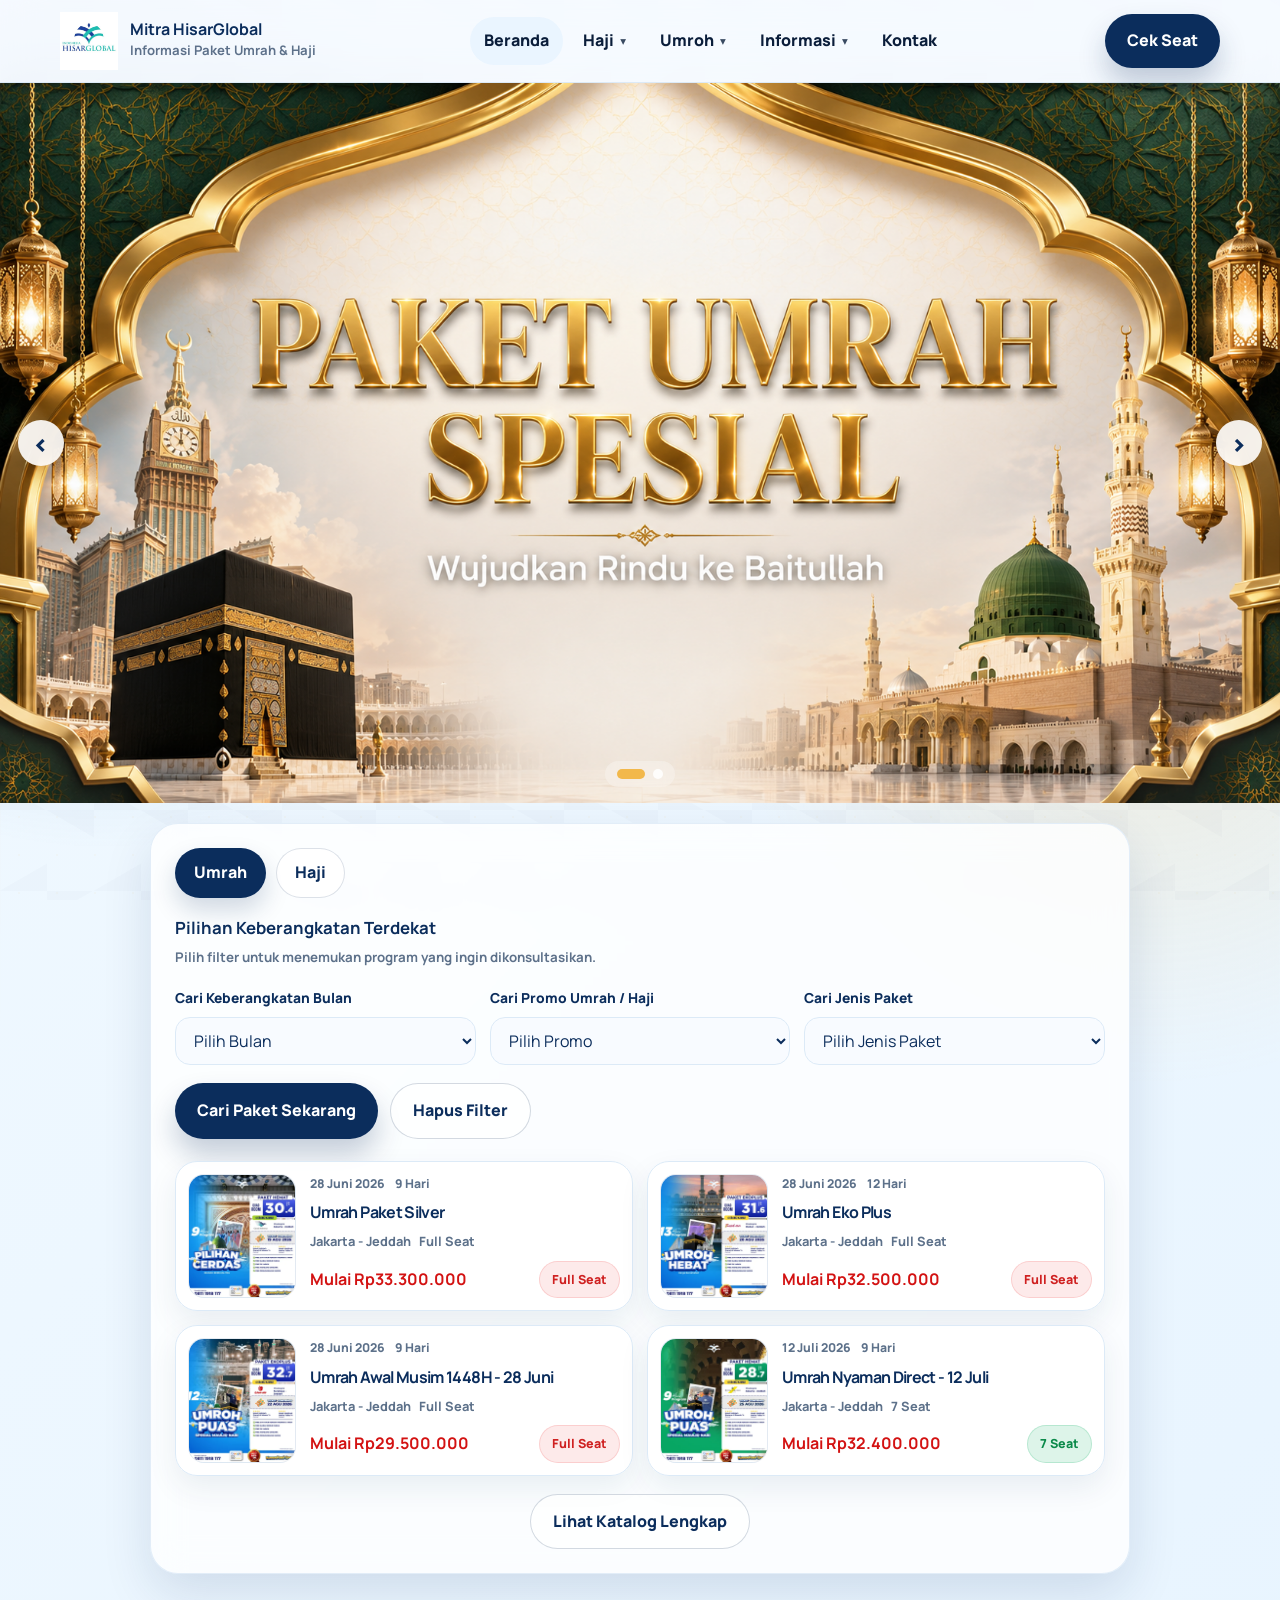
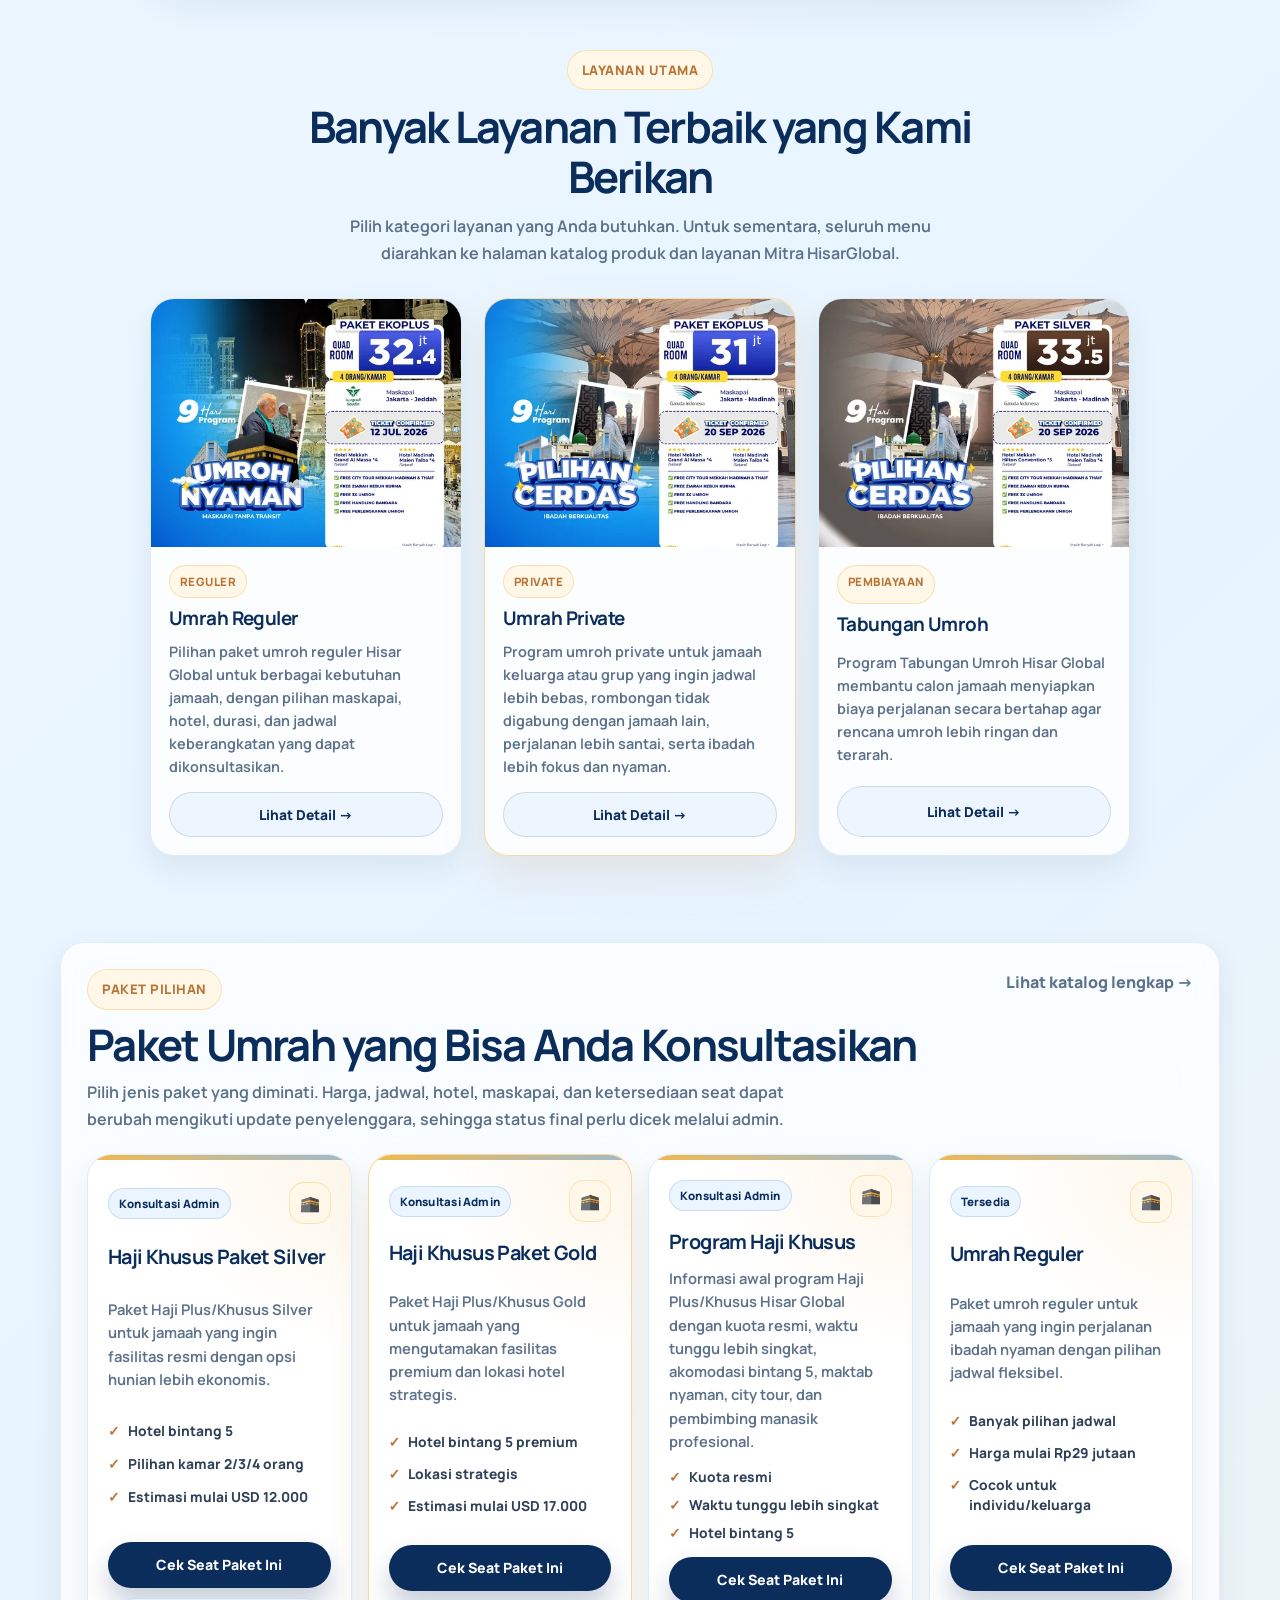
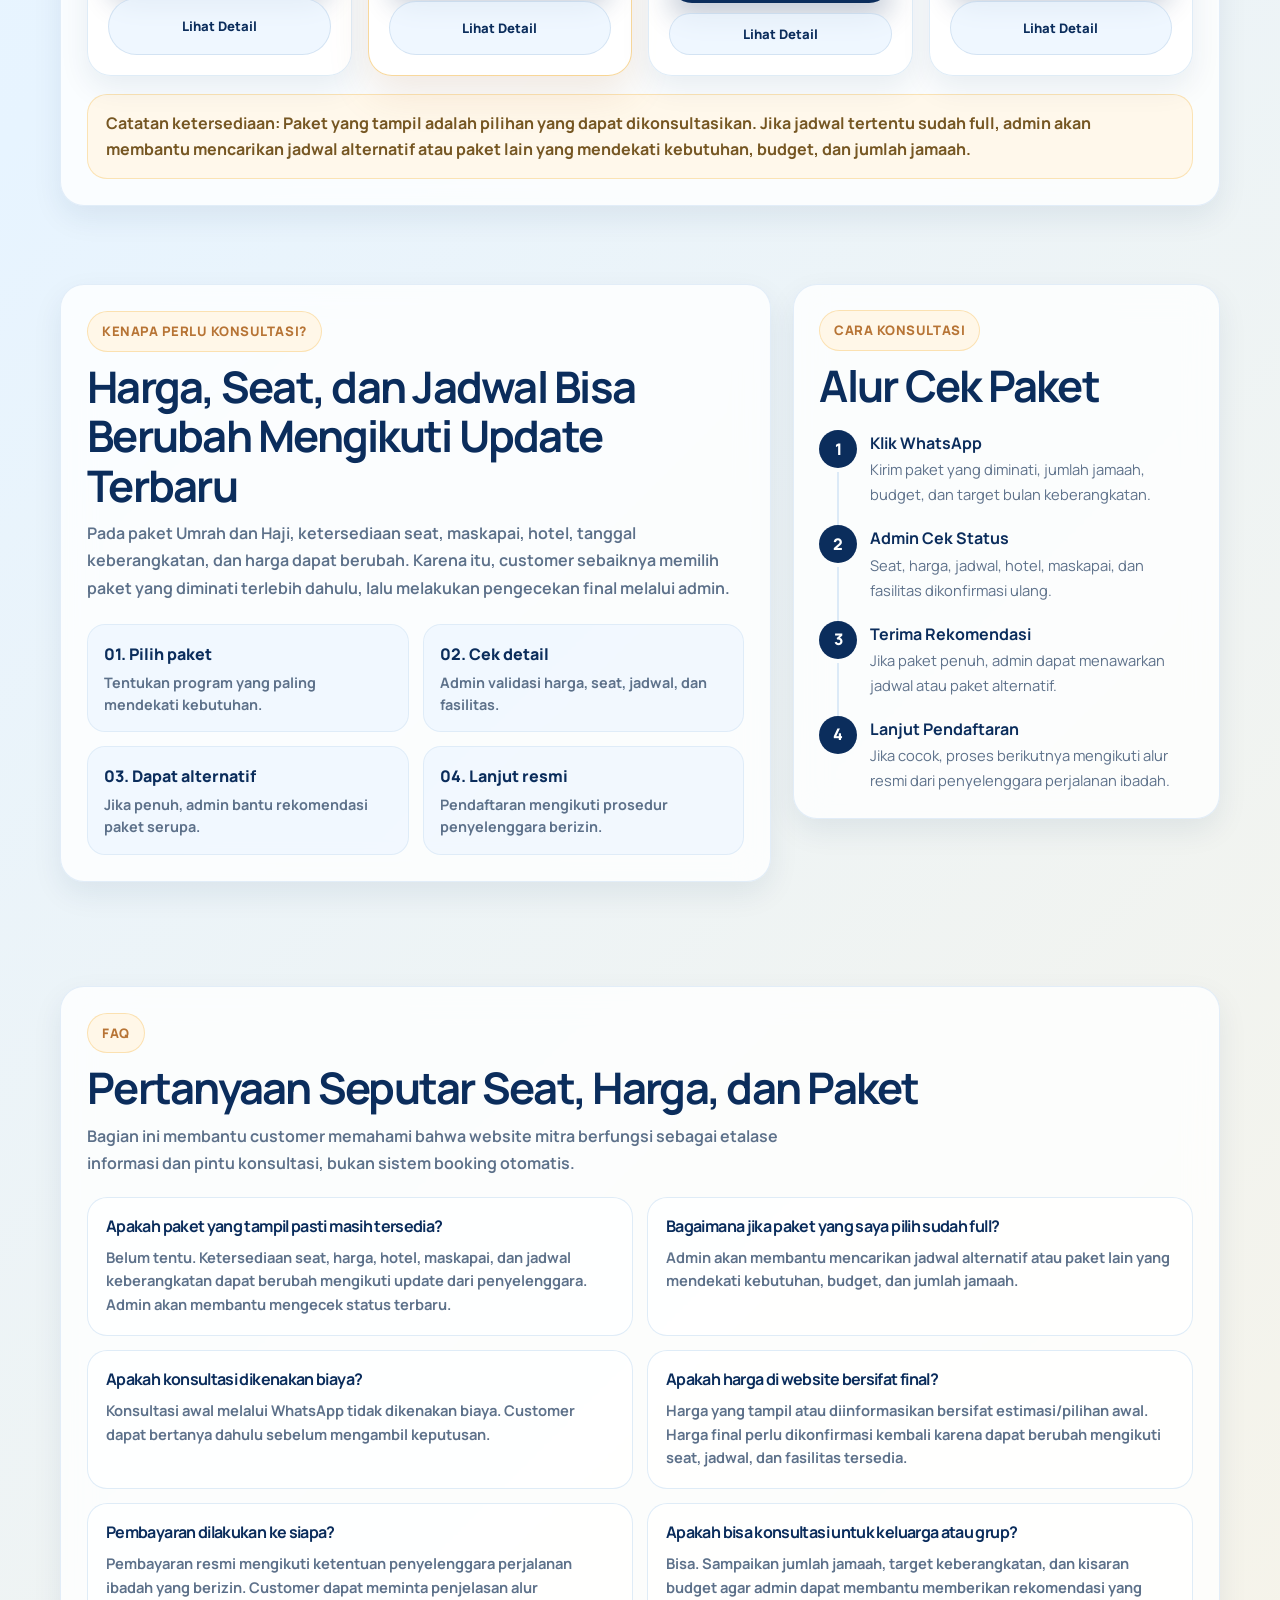
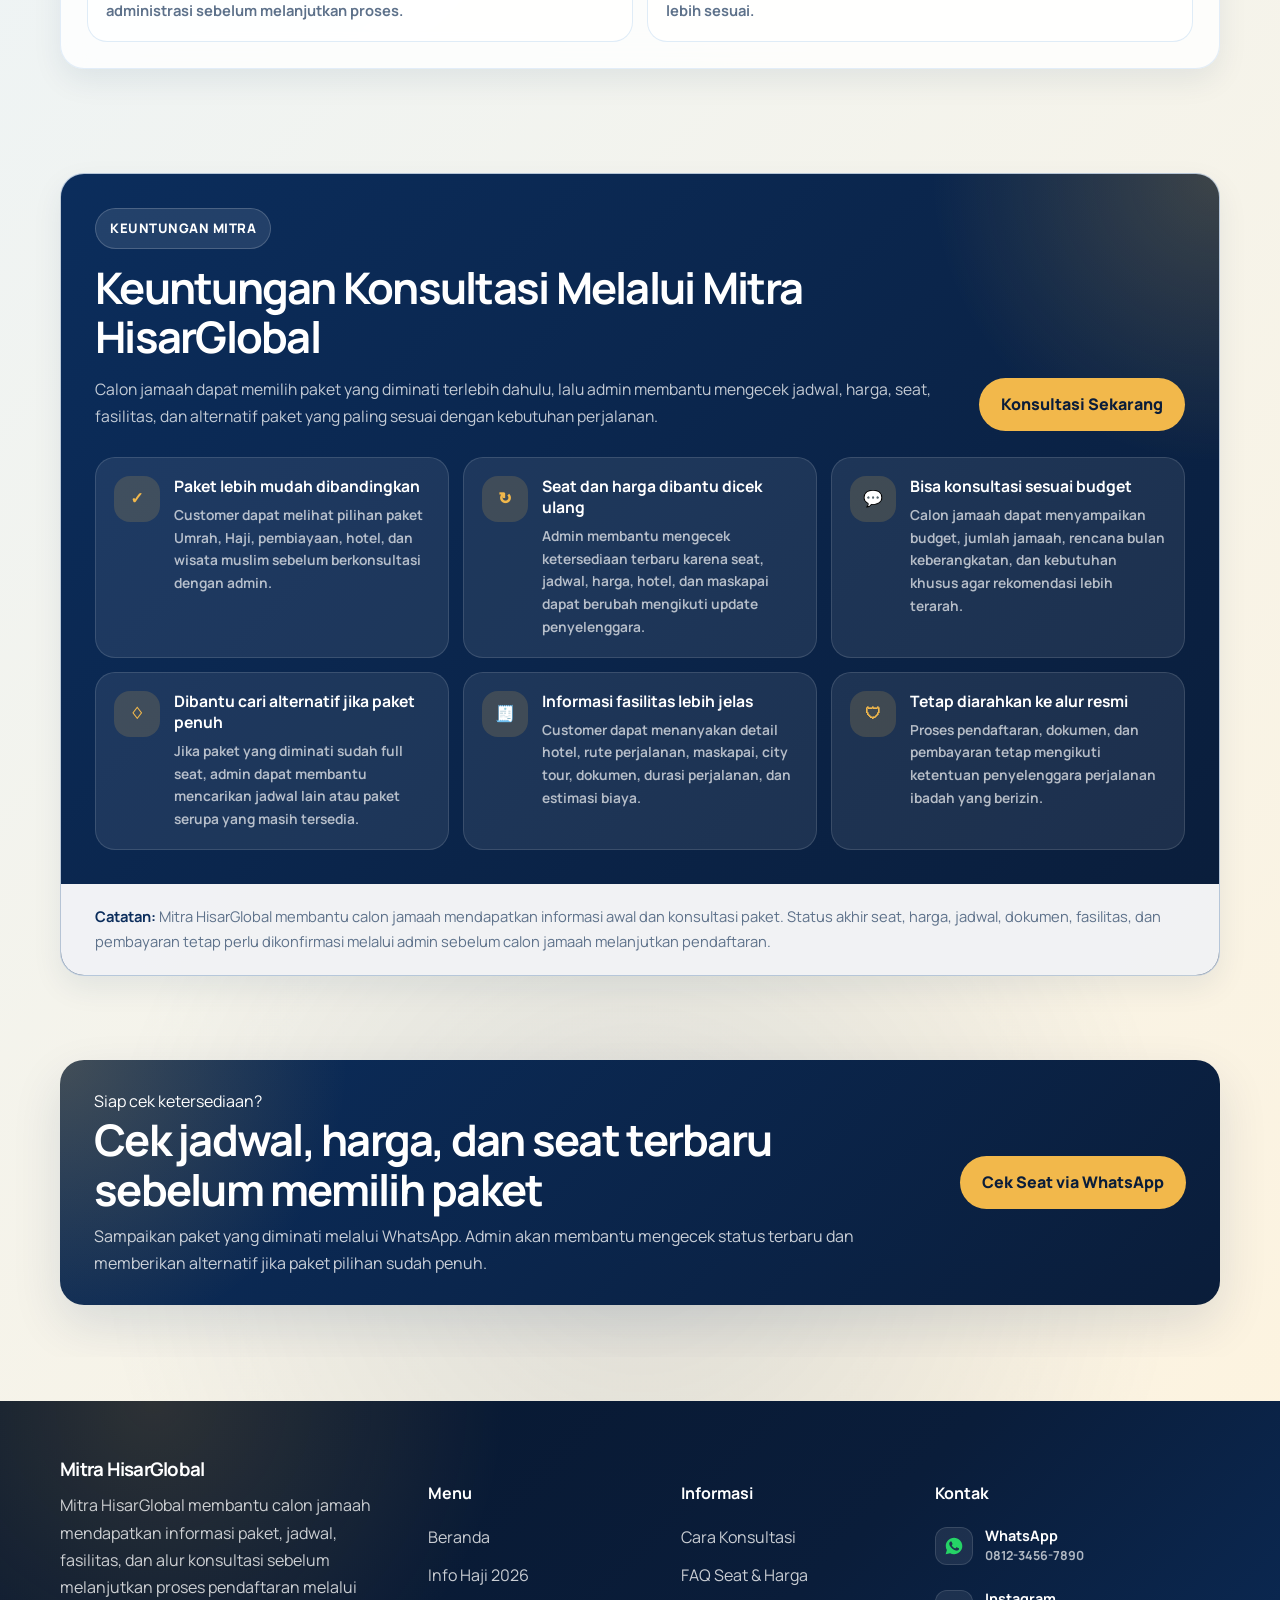
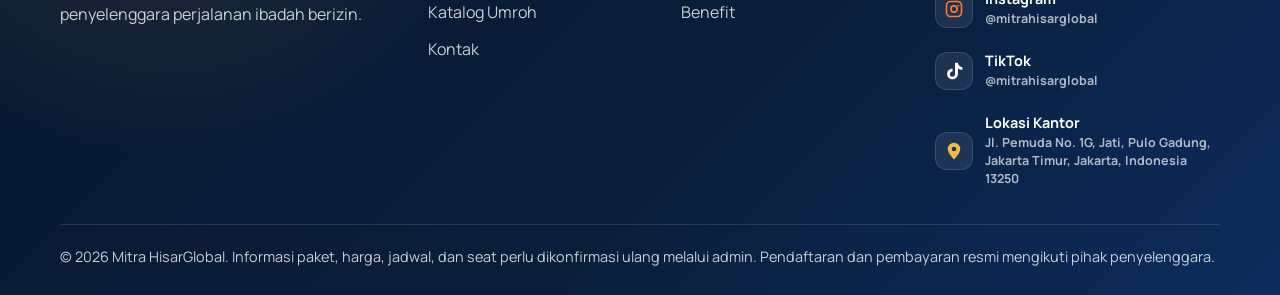
<file: index.html>
<!doctype html>
<html lang="id">
  <head>
    <meta charset="UTF-8" />
    <meta name="viewport" content="width=device-width, initial-scale=1.0" />

    <link rel="preconnect" href="https://fonts.googleapis.com" />
    <link rel="preconnect" href="https://fonts.gstatic.com" crossorigin />

    <link
      href="https://fonts.googleapis.com/css2?family=Manrope:wght@400;500;600;700;800;900&display=swap"
      rel="stylesheet"
    />

    <link rel="stylesheet" href="css/style.css" />

    <title>Mitra HisarGlobal | Paket Umrah & Haji, Cek Seat & Harga</title>

    <meta
      name="description"
      content="Pilih paket Umrah dan Haji sesuai budget, jadwal, dan kebutuhan. Cek harga, seat, fasilitas, dan jadwal terbaru melalui admin Mitra HisarGlobal."
    />
  </head>

  <body>
    <header class="site-header">
      <div class="container navbar">
        <a class="brand" href="index.html" aria-label="Mitra HisarGlobal">
          <img src="assets/images/logo.jpg" alt="Logo Mitra HisarGlobal" />
          <span>
            <strong>Mitra HisarGlobal</strong>
            <span>Informasi Paket Umrah & Haji</span>
          </span>
        </a>

        <nav class="nav-menu" data-nav-menu>
          <a href="index.html" class="active">Beranda</a>

          <div class="nav-item has-submenu" data-submenu>
            <button
              class="nav-parent"
              type="button"
              aria-expanded="false"
              data-submenu-toggle
            >
              Haji
              <span class="submenu-arrow">▾</span>
            </button>

            <div class="nav-dropdown">
              <a href="haji.html">Info Haji 2026</a>
            </div>
          </div>

          <div class="nav-item has-submenu" data-submenu>
            <button
              class="nav-parent"
              type="button"
              aria-expanded="false"
              data-submenu-toggle
            >
              Umroh
              <span class="submenu-arrow">▾</span>
            </button>

            <div class="nav-dropdown nav-dropdown-wide">
              <a href="umrah.html">Semua Paket Umroh Hisar</a>
              <a href="umrah.html?q=private">Umroh Private</a>
              <a href="tabungan-umroh.html">Pilih Tabungan Umroh</a>
            </div>
          </div>

          <div class="nav-item has-submenu" data-submenu>
            <button
              class="nav-parent"
              type="button"
              aria-expanded="false"
              data-submenu-toggle
            >
              Informasi
              <span class="submenu-arrow">▾</span>
            </button>

            <div class="nav-dropdown nav-dropdown-info">
              <a href="index.html#proses">Cara Konsultasi</a>
              <a href="index.html#faq">FAQ</a>
              <a href="index.html#legalitas">Benefit</a>
            </div>
          </div>

          <a href="kontak.html">Kontak</a>
        </nav>

        <div class="header-actions">
          <a
            class="btn btn-primary"
            data-whatsapp
            target="_blank"
            rel="noopener"
          >
            Cek Seat
          </a>

          <button
            class="menu-toggle"
            type="button"
            aria-label="Buka menu"
            data-menu-toggle
          >
            <span></span>
            <span></span>
            <span></span>
          </button>
        </div>
      </div>
    </header>

    <main>
      <!-- BANNER PROMO FULL -->
      <section class="hero-banner-full">
        <div class="banner-slider" data-banner-slider>
          <div class="banner-slide active">
            <img
              src="assets/images/Baner/poster-1.png"
              alt="Banner Promo Umrah Mitra HisarGlobal 1"
            />
          </div>

          <div class="banner-slide">
            <img
              src="assets/images/Baner/poster-2.png"
              alt="Banner Promo Umrah Mitra HisarGlobal 2"
            />
          </div>

          <button
            class="banner-nav banner-prev"
            type="button"
            aria-label="Banner sebelumnya"
            data-banner-prev
          >
            ‹
          </button>

          <button
            class="banner-nav banner-next"
            type="button"
            aria-label="Banner berikutnya"
            data-banner-next
          >
            ›
          </button>

          <div class="banner-dots" aria-label="Navigasi banner">
            <button
              class="active"
              type="button"
              aria-label="Banner 1"
              data-banner-dot="0"
            ></button>

            <button
              type="button"
              aria-label="Banner 2"
              data-banner-dot="1"
            ></button>
          </div>
        </div>
      </section>

      <!-- PILIHAN KEBERANGKATAN TERDEKAT -->
      <section class="search-hero" id="tanggal-terdekat">
        <div class="container">
          <div class="search-hero-shell">
            <div class="search-hero-panel">
              <div class="search-panel-head">
                <div class="search-tabs">
                  <button class="search-tab active" type="button">Umrah</button>
                  <button class="search-tab" type="button">Haji</button>
                </div>

                <div class="search-panel-title">
                  <strong>Pilihan Keberangkatan Terdekat</strong>
                  <small>
                    Pilih filter untuk menemukan program yang ingin
                    dikonsultasikan.
                  </small>
                </div>
              </div>

              <div class="departure-search-grid">
                <div class="search-field">
                  <label for="departure-month">Cari Keberangkatan Bulan</label>
                  <select
                    id="departure-month"
                    class="form-control"
                    data-home-month
                  >
                    <option value="">Pilih Bulan</option>
                    <option value="Juni 2026">Juni 2026</option>
                    <option value="Juli 2026">Juli 2026</option>
                    <option value="Agustus 2026">Agustus 2026</option>
                    <option value="September 2026">September 2026</option>
                    <option value="Oktober 2026">Oktober 2026</option>
                  </select>
                </div>

                <div class="search-field">
                  <label for="departure-promo">Cari Promo Umrah / Haji</label>
                  <select
                    id="departure-promo"
                    class="form-control"
                    data-home-promo
                  >
                    <option value="">Pilih Promo</option>
                    <option value="promo">Promo Umrah</option>
                    <option value="hemat">Paket Hemat</option>
                    <option value="favorit">Favorit Jamaah</option>
                    <option value="premium">Paket Premium</option>
                  </select>
                </div>

                <div class="search-field">
                  <label for="departure-type">Cari Jenis Paket</label>
                  <select
                    id="departure-type"
                    class="form-control"
                    data-home-type
                  >
                    <option value="">Pilih Jenis Paket</option>
                    <option value="umrah-reguler">Umrah Reguler</option>
                    <option value="umrah-plus">Umrah Plus</option>
                    <option value="umrah-private">Umrah Private</option>
                    <option value="haji-khusus">Haji Khusus</option>
                  </select>
                </div>

                <div class="search-action-row">
                  <a
                    class="btn btn-primary"
                    data-whatsapp
                    target="_blank"
                    rel="noopener"
                  >
                    Cari Paket Sekarang
                  </a>

                  <button type="button" class="btn btn-outline">
                    Hapus Filter
                  </button>
                </div>
              </div>

              <div class="nearest-departure-list" data-nearest-packages>
                <div class="notice">Memuat data keberangkatan terdekat...</div>
              </div>

              <div class="search-panel-footer">
                <a class="btn btn-outline" href="paket.html">
                  Lihat Katalog Lengkap
                </a>
              </div>
            </div>
          </div>
        </div>
      </section>

      <!-- SECTION LAYANAN UTAMA -->
      <section class="section-sm service-shortcut-section">
        <div class="container">
          <div class="service-shortcut-head">
            <span class="kicker">Layanan Utama</span>

            <h2>Banyak Layanan Terbaik yang Kami Berikan</h2>

            <p>
              Pilih kategori layanan yang Anda butuhkan. Untuk sementara,
              seluruh menu diarahkan ke halaman katalog produk dan layanan Mitra
              HisarGlobal.
            </p>
          </div>

          <div class="service-shortcut-grid" data-service-shortcuts>
            <div class="notice">Memuat layanan utama...</div>
          </div>
        </div>
      </section>

      <!-- SECTION PAKET PILIHAN -->
      <section class="section-sm" id="paket">
        <div class="container">
          <section class="panel panel-pad priority-package-panel">
            <div class="section-title-row product-title-row">
              <div>
                <span class="kicker">Paket Pilihan</span>

                <h2 style="margin-top: 10px">
                  Paket Umrah yang Bisa Anda Konsultasikan
                </h2>

                <p class="section-subtitle">
                  Pilih jenis paket yang diminati. Harga, jadwal, hotel,
                  maskapai, dan ketersediaan seat dapat berubah mengikuti update
                  penyelenggara, sehingga status final perlu dicek melalui
                  admin.
                </p>
              </div>

              <a href="paket.html">Lihat katalog lengkap →</a>
            </div>

            <div class="mitra-product-grid" data-featured-packages>
              <div class="notice">Memuat paket pilihan...</div>
            </div>

            <div class="availability-note">
              <strong>Catatan ketersediaan:</strong>
              Paket yang tampil adalah pilihan yang dapat dikonsultasikan. Jika
              jadwal tertentu sudah full, admin akan membantu mencarikan jadwal
              alternatif atau paket lain yang mendekati kebutuhan, budget, dan
              jumlah jamaah.
            </div>
          </section>
        </div>
      </section>

      <!-- SECTION CARA KONSULTASI -->
      <section class="section-sm consult-section">
        <div class="container home-content-grid">
          <section class="panel panel-pad consult-reason-card">
            <span class="kicker">Kenapa Perlu Konsultasi?</span>

            <h2 style="margin-top: 10px">
              Harga, Seat, dan Jadwal Bisa Berubah Mengikuti Update Terbaru
            </h2>

            <p class="section-subtitle">
              Pada paket Umrah dan Haji, ketersediaan seat, maskapai, hotel,
              tanggal keberangkatan, dan harga dapat berubah. Karena itu,
              customer sebaiknya memilih paket yang diminati terlebih dahulu,
              lalu melakukan pengecekan final melalui admin.
            </p>

            <div class="consult-point-grid">
              <div>
                <strong>01. Pilih paket</strong>
                <span>Tentukan program yang paling mendekati kebutuhan.</span>
              </div>

              <div>
                <strong>02. Cek detail</strong>
                <span>Admin validasi harga, seat, jadwal, dan fasilitas.</span>
              </div>

              <div>
                <strong>03. Dapat alternatif</strong>
                <span>Jika penuh, admin bantu rekomendasi paket serupa.</span>
              </div>

              <div>
                <strong>04. Lanjut resmi</strong>
                <span>
                  Pendaftaran mengikuti prosedur penyelenggara berizin.
                </span>
              </div>
            </div>
          </section>

          <aside>
            <section class="panel timeline-card" id="proses">
              <span class="kicker">Cara Konsultasi</span>

              <h2 style="margin-top: 10px">Alur Cek Paket</h2>

              <div class="timeline">
                <div class="timeline-item">
                  <span class="timeline-num">1</span>

                  <div>
                    <strong>Klik WhatsApp</strong>
                    <p>
                      Kirim paket yang diminati, jumlah jamaah, budget, dan
                      target bulan keberangkatan.
                    </p>
                  </div>
                </div>

                <div class="timeline-item">
                  <span class="timeline-num">2</span>

                  <div>
                    <strong>Admin Cek Status</strong>
                    <p>
                      Seat, harga, jadwal, hotel, maskapai, dan fasilitas
                      dikonfirmasi ulang.
                    </p>
                  </div>
                </div>

                <div class="timeline-item">
                  <span class="timeline-num">3</span>

                  <div>
                    <strong>Terima Rekomendasi</strong>
                    <p>
                      Jika paket penuh, admin dapat menawarkan jadwal atau paket
                      alternatif.
                    </p>
                  </div>
                </div>

                <div class="timeline-item">
                  <span class="timeline-num">4</span>

                  <div>
                    <strong>Lanjut Pendaftaran</strong>
                    <p>
                      Jika cocok, proses berikutnya mengikuti alur resmi dari
                      penyelenggara perjalanan ibadah.
                    </p>
                  </div>
                </div>
              </div>
            </section>
          </aside>
        </div>
      </section>

      <!-- SECTION FAQ -->
      <section class="section-sm" id="faq">
        <div class="container">
          <section class="panel panel-pad faq-panel">
            <div class="section-title-row">
              <div>
                <span class="kicker">FAQ</span>

                <h2 style="margin-top: 10px">
                  Pertanyaan Seputar Seat, Harga, dan Paket
                </h2>

                <p class="section-subtitle">
                  Bagian ini membantu customer memahami bahwa website mitra
                  berfungsi sebagai etalase informasi dan pintu konsultasi,
                  bukan sistem booking otomatis.
                </p>
              </div>
            </div>

            <div class="faq-grid">
              <article class="faq-item">
                <h3>Apakah paket yang tampil pasti masih tersedia?</h3>
                <p>
                  Belum tentu. Ketersediaan seat, harga, hotel, maskapai, dan
                  jadwal keberangkatan dapat berubah mengikuti update dari
                  penyelenggara. Admin akan membantu mengecek status terbaru.
                </p>
              </article>

              <article class="faq-item">
                <h3>Bagaimana jika paket yang saya pilih sudah full?</h3>
                <p>
                  Admin akan membantu mencarikan jadwal alternatif atau paket
                  lain yang mendekati kebutuhan, budget, dan jumlah jamaah.
                </p>
              </article>

              <article class="faq-item">
                <h3>Apakah konsultasi dikenakan biaya?</h3>
                <p>
                  Konsultasi awal melalui WhatsApp tidak dikenakan biaya.
                  Customer dapat bertanya dahulu sebelum mengambil keputusan.
                </p>
              </article>

              <article class="faq-item">
                <h3>Apakah harga di website bersifat final?</h3>
                <p>
                  Harga yang tampil atau diinformasikan bersifat
                  estimasi/pilihan awal. Harga final perlu dikonfirmasi kembali
                  karena dapat berubah mengikuti seat, jadwal, dan fasilitas
                  tersedia.
                </p>
              </article>

              <article class="faq-item">
                <h3>Pembayaran dilakukan ke siapa?</h3>
                <p>
                  Pembayaran resmi mengikuti ketentuan penyelenggara perjalanan
                  ibadah yang berizin. Customer dapat meminta penjelasan alur
                  administrasi sebelum melanjutkan proses.
                </p>
              </article>

              <article class="faq-item">
                <h3>Apakah bisa konsultasi untuk keluarga atau grup?</h3>
                <p>
                  Bisa. Sampaikan jumlah jamaah, target keberangkatan, dan
                  kisaran budget agar admin dapat membantu memberikan
                  rekomendasi yang lebih sesuai.
                </p>
              </article>
            </div>
          </section>
        </div>
      </section>

      <!-- SECTION BENEFIT -->
      <section class="section-sm" id="legalitas">
        <div class="container">
          <section class="panel mitra-benefit-section">
            <div class="mitra-benefit-head">
              <div>
                <span class="kicker benefit-kicker">Keuntungan Mitra</span>

                <h2>Keuntungan Konsultasi Melalui Mitra HisarGlobal</h2>

                <p>
                  Calon jamaah dapat memilih paket yang diminati terlebih
                  dahulu, lalu admin membantu mengecek jadwal, harga, seat,
                  fasilitas, dan alternatif paket yang paling sesuai dengan
                  kebutuhan perjalanan.
                </p>
              </div>

              <a
                class="btn btn-gold"
                data-whatsapp
                target="_blank"
                rel="noopener"
              >
                Konsultasi Sekarang
              </a>
            </div>

            <div class="mitra-benefit-grid">
              <article class="mitra-benefit-item">
                <span class="mitra-benefit-icon">✓</span>
                <div>
                  <strong>Paket lebih mudah dibandingkan</strong>
                  <small>
                    Customer dapat melihat pilihan paket Umrah, Haji,
                    pembiayaan, hotel, dan wisata muslim sebelum berkonsultasi
                    dengan admin.
                  </small>
                </div>
              </article>

              <article class="mitra-benefit-item">
                <span class="mitra-benefit-icon">↻</span>
                <div>
                  <strong>Seat dan harga dibantu dicek ulang</strong>
                  <small>
                    Admin membantu mengecek ketersediaan terbaru karena seat,
                    jadwal, harga, hotel, dan maskapai dapat berubah mengikuti
                    update penyelenggara.
                  </small>
                </div>
              </article>

              <article class="mitra-benefit-item">
                <span class="mitra-benefit-icon">💬</span>
                <div>
                  <strong>Bisa konsultasi sesuai budget</strong>
                  <small>
                    Calon jamaah dapat menyampaikan budget, jumlah jamaah,
                    rencana bulan keberangkatan, dan kebutuhan khusus agar
                    rekomendasi lebih terarah.
                  </small>
                </div>
              </article>

              <article class="mitra-benefit-item">
                <span class="mitra-benefit-icon">♢</span>
                <div>
                  <strong>Dibantu cari alternatif jika paket penuh</strong>
                  <small>
                    Jika paket yang diminati sudah full seat, admin dapat
                    membantu mencarikan jadwal lain atau paket serupa yang masih
                    tersedia.
                  </small>
                </div>
              </article>

              <article class="mitra-benefit-item">
                <span class="mitra-benefit-icon">🧾</span>
                <div>
                  <strong>Informasi fasilitas lebih jelas</strong>
                  <small>
                    Customer dapat menanyakan detail hotel, rute perjalanan,
                    maskapai, city tour, dokumen, durasi perjalanan, dan
                    estimasi biaya.
                  </small>
                </div>
              </article>

              <article class="mitra-benefit-item">
                <span class="mitra-benefit-icon">🛡</span>
                <div>
                  <strong>Tetap diarahkan ke alur resmi</strong>
                  <small>
                    Proses pendaftaran, dokumen, dan pembayaran tetap mengikuti
                    ketentuan penyelenggara perjalanan ibadah yang berizin.
                  </small>
                </div>
              </article>
            </div>

            <div class="mitra-benefit-note">
              <strong>Catatan:</strong>
              Mitra HisarGlobal membantu calon jamaah mendapatkan informasi awal
              dan konsultasi paket. Status akhir seat, harga, jadwal, dokumen,
              fasilitas, dan pembayaran tetap perlu dikonfirmasi melalui admin
              sebelum calon jamaah melanjutkan pendaftaran.
            </div>
          </section>
        </div>
      </section>

      <!-- SECTION CTA AKHIR -->
      <section class="section-sm closing-section">
        <div class="container">
          <section class="cta-banner">
            <div>
              <span class="cta-kicker">Siap cek ketersediaan?</span>

              <h2>Cek jadwal, harga, dan seat terbaru sebelum memilih paket</h2>

              <p>
                Sampaikan paket yang diminati melalui WhatsApp. Admin akan
                membantu mengecek status terbaru dan memberikan alternatif jika
                paket pilihan sudah penuh.
              </p>
            </div>

            <a
              class="btn btn-gold"
              data-whatsapp
              target="_blank"
              rel="noopener"
            >
              Cek Seat via WhatsApp
            </a>
          </section>
        </div>
      </section>
    </main>

    <footer class="site-footer">
      <div class="container">
        <div class="footer-grid">
          <div>
            <h3>Mitra HisarGlobal</h3>
            <p>
              Mitra HisarGlobal membantu calon jamaah mendapatkan informasi
              paket, jadwal, fasilitas, dan alur konsultasi sebelum melanjutkan
              proses pendaftaran melalui penyelenggara perjalanan ibadah
              berizin.
            </p>
          </div>

          <div>
            <h4>Menu</h4>
            <a href="index.html">Beranda</a>
            <a href="paket.html?q=haji">Info Haji 2026</a>
            <a href="paket.html?q=umrah">Katalog Umroh</a>
            <a href="kontak.html">Kontak</a>
          </div>

          <div>
            <h4>Informasi</h4>
            <a href="index.html#proses">Cara Konsultasi</a>
            <a href="index.html#faq">FAQ Seat & Harga</a>
            <a href="index.html#legalitas">Benefit</a>
          </div>

          <div class="footer-contact">
            <h4>Kontak</h4>

            <div class="footer-contact-list">
              <a
                class="footer-contact-item"
                data-whatsapp
                target="_blank"
                rel="noopener"
                aria-label="Hubungi WhatsApp Mitra HisarGlobal"
              >
                <span class="footer-contact-icon wa-icon">
                  <svg viewBox="0 0 24 24" aria-hidden="true">
                    <path
                      d="M12.04 2C6.58 2 2.13 6.45 2.13 11.91c0 1.75.46 3.46 1.34 4.96L2 22l5.28-1.39a9.85 9.85 0 0 0 4.76 1.21h.01c5.46 0 9.91-4.45 9.91-9.91S17.51 2 12.04 2Zm5.78 14.15c-.24.67-1.39 1.28-1.94 1.36-.5.07-1.13.1-1.82-.11-.42-.13-.96-.31-1.65-.61-2.91-1.26-4.8-4.18-4.95-4.37-.14-.19-1.18-1.57-1.18-3s.75-2.13 1.02-2.42c.27-.29.59-.36.79-.36h.57c.18.01.43-.07.67.51.24.58.82 2.01.89 2.16.07.15.12.33.02.52-.1.19-.15.31-.29.48-.15.17-.31.38-.44.51-.15.15-.3.31-.13.6.17.29.75 1.23 1.6 1.99 1.1.98 2.03 1.28 2.32 1.43.29.15.46.12.63-.07.17-.19.72-.84.91-1.13.19-.29.38-.24.65-.15.27.1 1.7.8 1.99.94.29.15.48.22.55.34.07.12.07.69-.17 1.36Z"
                    />
                  </svg>
                </span>

                <span>
                  <strong>WhatsApp</strong>
                  <small>0812-3456-7890</small>
                </span>
              </a>

              <a
                class="footer-contact-item"
                href="https://www.instagram.com/mitrahisarglobal"
                target="_blank"
                rel="noopener"
                aria-label="Instagram Mitra HisarGlobal"
              >
                <span class="footer-contact-icon ig-icon">
                  <svg viewBox="0 0 24 24" aria-hidden="true">
                    <path
                      d="M7.8 2h8.4A5.81 5.81 0 0 1 22 7.8v8.4a5.81 5.81 0 0 1-5.8 5.8H7.8A5.81 5.81 0 0 1 2 16.2V7.8A5.81 5.81 0 0 1 7.8 2Zm0 2A3.8 3.8 0 0 0 4 7.8v8.4A3.8 3.8 0 0 0 7.8 20h8.4a3.8 3.8 0 0 0 3.8-3.8V7.8A3.8 3.8 0 0 0 16.2 4H7.8Zm4.2 3.25A4.75 4.75 0 1 1 7.25 12 4.75 4.75 0 0 1 12 7.25Zm0 2A2.75 2.75 0 1 0 14.75 12 2.75 2.75 0 0 0 12 9.25Zm5.1-2.45a1.1 1.1 0 1 1-1.1 1.1 1.1 1.1 0 0 1 1.1-1.1Z"
                    />
                  </svg>
                </span>

                <span>
                  <strong>Instagram</strong>
                  <small>@mitrahisarglobal</small>
                </span>
              </a>

              <a
                class="footer-contact-item"
                href="https://www.tiktok.com/@mitrahisarglobal"
                target="_blank"
                rel="noopener"
                aria-label="TikTok Mitra HisarGlobal"
              >
                <span class="footer-contact-icon tiktok-icon">
                  <svg viewBox="0 0 24 24" aria-hidden="true">
                    <path
                      d="M16.6 2c.18 1.43.8 2.72 1.78 3.68A6.16 6.16 0 0 0 22 7.37v3.35a9.17 9.17 0 0 1-5.28-1.7v6.47A6.52 6.52 0 1 1 10.2 9v3.53a3.08 3.08 0 1 0 2.98 3.07V2h3.42Z"
                    />
                  </svg>
                </span>

                <span>
                  <strong>TikTok</strong>
                  <small>@mitrahisarglobal</small>
                </span>
              </a>

              <a
                class="footer-contact-item"
                href="https://www.google.com/maps/search/?api=1&query=Jl.%20Pemuda%20No.%201G%2C%20Jati%2C%20Pulo%20Gadung%2C%20Jakarta%20Timur%2C%20Jakarta%2C%20Indonesia%2013250"
                target="_blank"
                rel="noopener"
                aria-label="Lokasi kantor Mitra HisarGlobal"
              >
                <span class="footer-contact-icon maps-icon">
                  <svg viewBox="0 0 24 24" aria-hidden="true">
                    <path
                      d="M12 2a7.5 7.5 0 0 0-7.5 7.5c0 5.25 7.5 12.5 7.5 12.5s7.5-7.25 7.5-12.5A7.5 7.5 0 0 0 12 2Zm0 10.25A2.75 2.75 0 1 1 14.75 9.5 2.75 2.75 0 0 1 12 12.25Z"
                    />
                  </svg>
                </span>

                <span>
                  <strong>Lokasi Kantor</strong>
                  <small>
                    Jl. Pemuda No. 1G, Jati, Pulo Gadung, Jakarta Timur,
                    Jakarta, Indonesia 13250
                  </small>
                </span>
              </a>
            </div>
          </div>
        </div>

        <div class="footer-bottom">
          <p>
            © <span data-year></span> Mitra HisarGlobal. Informasi paket, harga,
            jadwal, dan seat perlu dikonfirmasi ulang melalui admin. Pendaftaran
            dan pembayaran resmi mengikuti pihak penyelenggara.
          </p>
        </div>
      </div>
    </footer>

    <a class="sticky-whatsapp" data-whatsapp target="_blank" rel="noopener">
      💬 Cek Seat & Harga
    </a>

    <script src="js/main.js"></script>
    <script src="js/home.js"></script>
  </body>
</html>
</file>
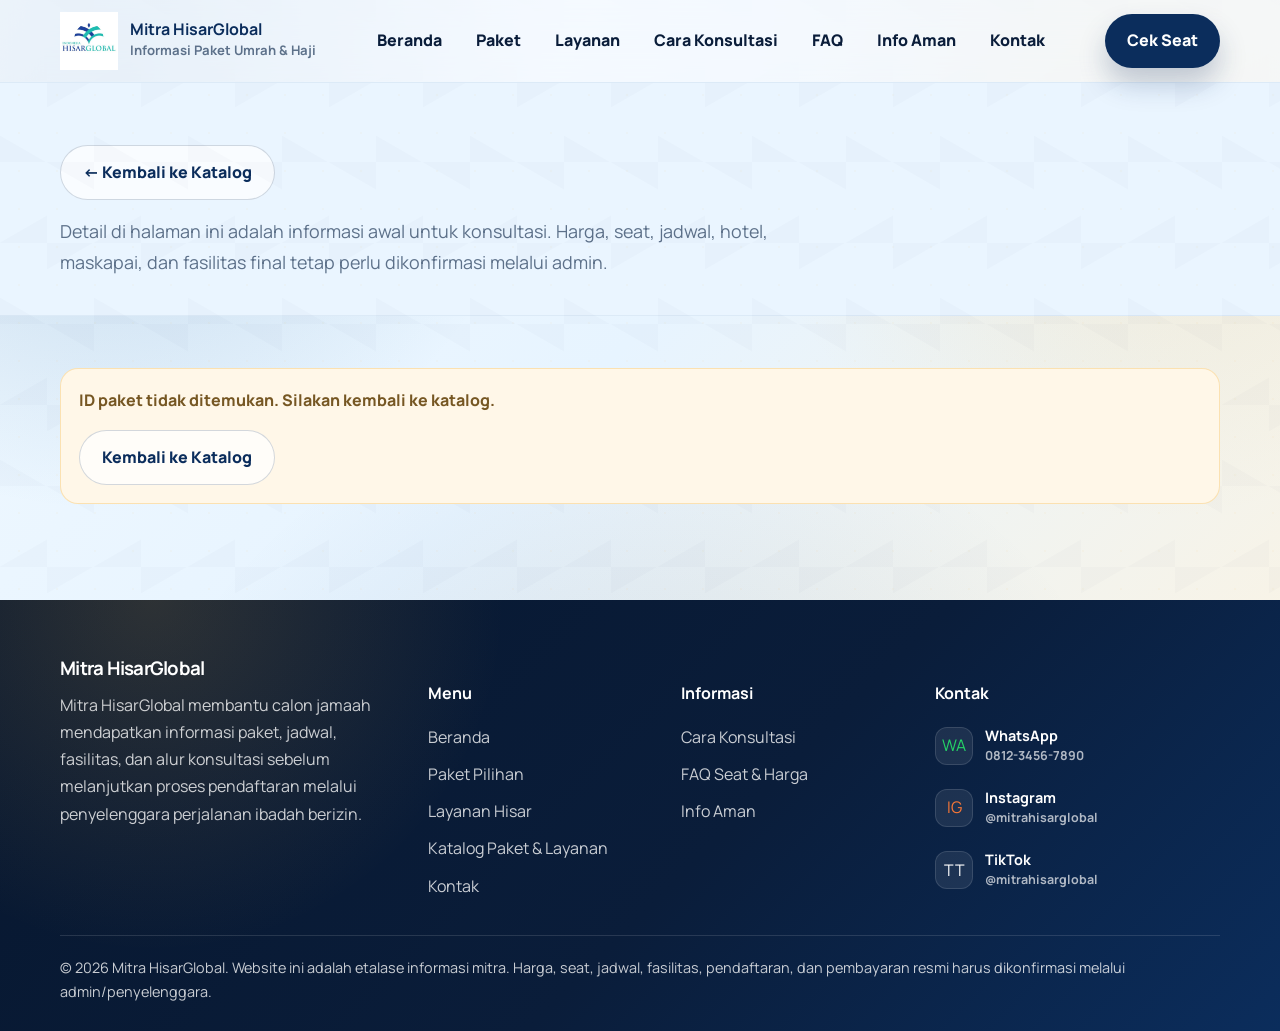
<file: detail-paket.html>
<!doctype html>
<html lang="id">
  <head>
    <meta charset="UTF-8" />
    <meta name="viewport" content="width=device-width, initial-scale=1.0" />
    <link rel="preconnect" href="https://fonts.googleapis.com" />
    <link rel="preconnect" href="https://fonts.gstatic.com" crossorigin />
    <link href="https://fonts.googleapis.com/css2?family=Manrope:wght@400;500;600;700;800;900&display=swap" rel="stylesheet" />
    <link rel="stylesheet" href="css/style.css" />
    <title>Detail Produk & Layanan | Mitra HisarGlobal</title>
    <meta name="description" content="Detail produk, paket, jasa, dan layanan Hisar Global yang dapat dikonsultasikan melalui Mitra HisarGlobal." />
  </head>

  <body>
    <header class="site-header">
      <div class="container navbar">
        <a class="brand" href="index.html" aria-label="Mitra HisarGlobal">
          <img src="assets/images/logo.jpg" alt="Logo Mitra HisarGlobal" />
          <span>
            <strong>Mitra HisarGlobal</strong>
            <span>Informasi Paket Umrah & Haji</span>
          </span>
        </a>

        <nav class="nav-menu" data-nav-menu>
          <a href="index.html">Beranda</a>
          <a href="index.html#paket">Paket</a>
          <a href="index.html#layanan">Layanan</a>
          <a href="index.html#proses">Cara Konsultasi</a>
          <a href="index.html#faq">FAQ</a>
          <a href="index.html#legalitas">Info Aman</a>
          <a href="kontak.html">Kontak</a>
        </nav>

        <div class="header-actions">
          <a class="btn btn-primary" data-whatsapp target="_blank" rel="noopener">Cek Seat</a>
          <button class="menu-toggle" type="button" aria-label="Buka menu" data-menu-toggle>
            <span></span><span></span><span></span>
          </button>
        </div>
      </div>
    </header>

    <main>
      <section class="page-hero">
        <div class="container">
          <a class="btn btn-outline" href="paket.html">← Kembali ke Katalog</a>
          <p class="lead" style="margin-top: 16px; max-width: 780px">
            Detail di halaman ini adalah informasi awal untuk konsultasi. Harga, seat, jadwal, hotel, maskapai, dan fasilitas final tetap perlu dikonfirmasi melalui admin.
          </p>
        </div>
      </section>

      <section class="section-sm">
        <div class="container" data-detail>
          <div class="notice">Memuat detail produk atau layanan...</div>
        </div>
      </section>
    </main>

    <footer class="site-footer">
      <div class="container">
        <div class="footer-grid">
          <div>
            <h3>Mitra HisarGlobal</h3>
            <p>
              Mitra HisarGlobal membantu calon jamaah mendapatkan informasi paket,
              jadwal, fasilitas, dan alur konsultasi sebelum melanjutkan proses
              pendaftaran melalui penyelenggara perjalanan ibadah berizin.
            </p>
          </div>

          <div>
            <h4>Menu</h4>
            <a href="index.html">Beranda</a>
            <a href="index.html#paket">Paket Pilihan</a>
            <a href="index.html#layanan">Layanan Hisar</a>
            <a href="paket.html">Katalog Paket & Layanan</a>
            <a href="kontak.html">Kontak</a>
          </div>

          <div>
            <h4>Informasi</h4>
            <a href="index.html#proses">Cara Konsultasi</a>
            <a href="index.html#faq">FAQ Seat & Harga</a>
            <a href="index.html#legalitas">Info Aman</a>
          </div>

          <div class="footer-contact">
            <h4>Kontak</h4>
            <div class="footer-contact-list">
              <a class="footer-contact-item" data-whatsapp target="_blank" rel="noopener" aria-label="Hubungi WhatsApp Mitra HisarGlobal">
                <span class="footer-contact-icon wa-icon">WA</span>
                <span><strong>WhatsApp</strong><small>0812-3456-7890</small></span>
              </a>
              <a class="footer-contact-item" href="https://www.instagram.com/mitrahisarglobal" target="_blank" rel="noopener" aria-label="Instagram Mitra HisarGlobal">
                <span class="footer-contact-icon ig-icon">IG</span>
                <span><strong>Instagram</strong><small>@mitrahisarglobal</small></span>
              </a>
              <a class="footer-contact-item" href="https://www.tiktok.com/@mitrahisarglobal" target="_blank" rel="noopener" aria-label="TikTok Mitra HisarGlobal">
                <span class="footer-contact-icon tiktok-icon">TT</span>
                <span><strong>TikTok</strong><small>@mitrahisarglobal</small></span>
              </a>
            </div>
          </div>
        </div>

        <div class="footer-bottom">
          <p>
            © <span data-year></span> Mitra HisarGlobal. Website ini adalah
            etalase informasi mitra. Harga, seat, jadwal, fasilitas, pendaftaran,
            dan pembayaran resmi harus dikonfirmasi melalui admin/penyelenggara.
          </p>
        </div>
      </div>
    </footer>

    <a class="sticky-whatsapp" data-whatsapp target="_blank" rel="noopener">💬 Konsultasi via WhatsApp</a>
    <script src="js/main.js"></script>
    <script src="js/detail.js"></script>
  </body>
</html>
</file>
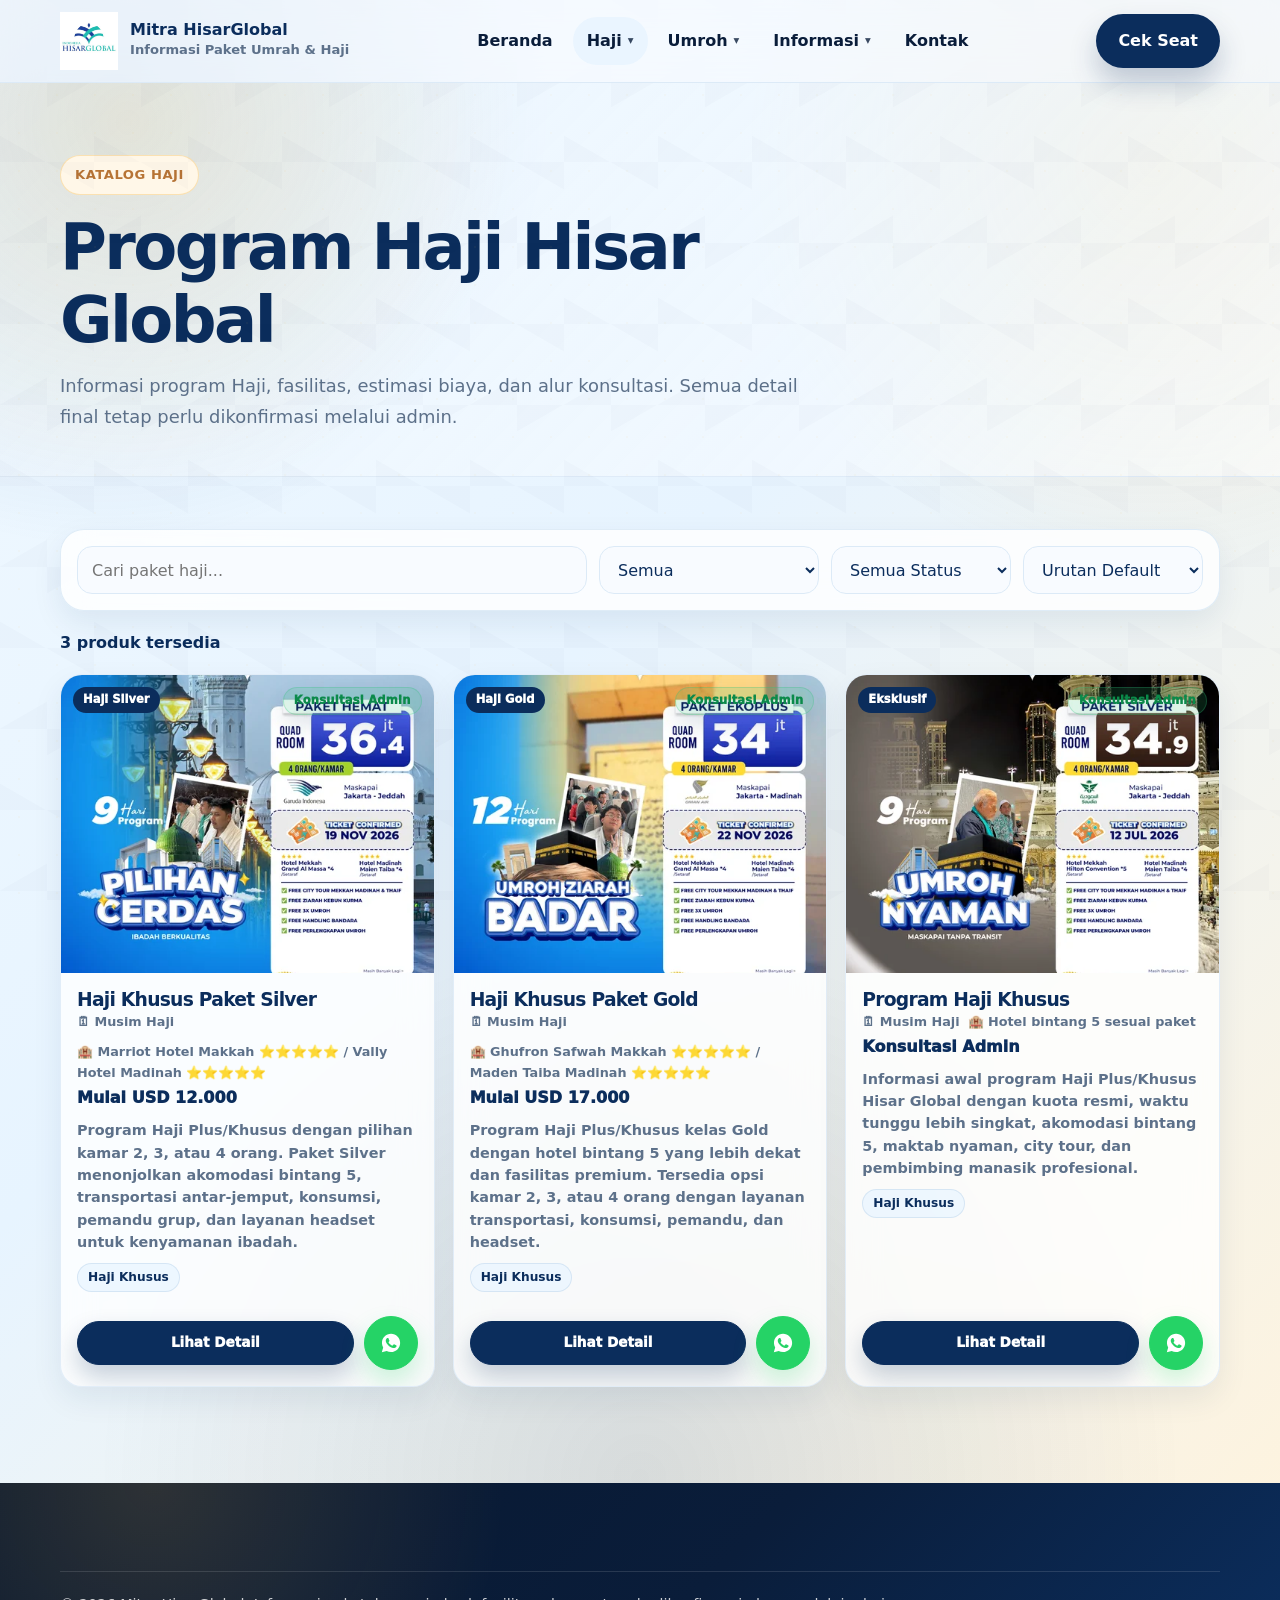
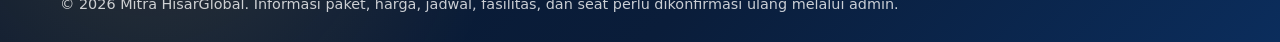
<file: haji.html>
<!doctype html>
<html lang="id">
  <head>
    <meta charset="UTF-8" />
    <meta name="viewport" content="width=device-width, initial-scale=1.0" />
    <title>Katalog Haji | Mitra HisarGlobal</title>
    <meta
      name="description"
      content="Informasi program Haji Hisar Global melalui Mitra HisarGlobal. Cek fasilitas, jadwal, estimasi biaya, dan konsultasi admin."
    />
    <link rel="stylesheet" href="css/style.css" />
  </head>

  <body>
    <header class="site-header">
      <div class="container navbar">
        <a class="brand" href="index.html" aria-label="Mitra HisarGlobal">
          <img src="assets/images/logo.jpg" alt="Logo Mitra HisarGlobal" />
          <span>
            <strong>Mitra HisarGlobal</strong>
            <span>Informasi Paket Umrah & Haji</span>
          </span>
        </a>

        <nav class="nav-menu" data-nav-menu>
          <a href="index.html">Beranda</a>

          <div class="nav-item has-submenu" data-submenu>
            <button
              class="nav-parent active"
              type="button"
              aria-expanded="false"
              data-submenu-toggle
            >
              Haji
              <span class="submenu-arrow">▾</span>
            </button>

            <div class="nav-dropdown">
              <a href="haji.html">Info Haji 2026</a>
            </div>
          </div>

          <div class="nav-item has-submenu" data-submenu>
            <button
              class="nav-parent"
              type="button"
              aria-expanded="false"
              data-submenu-toggle
            >
              Umroh
              <span class="submenu-arrow">▾</span>
            </button>

            <div class="nav-dropdown nav-dropdown-wide">
              <a href="umrah.html">Semua Paket Umroh Hisar</a>
              <a href="umrah.html?q=private">Umroh Private</a>
              <a href="tabungan-umroh.html">Pilih Tabungan Umroh</a>
            </div>
          </div>

          <div class="nav-item has-submenu" data-submenu>
            <button
              class="nav-parent"
              type="button"
              aria-expanded="false"
              data-submenu-toggle
            >
              Informasi
              <span class="submenu-arrow">▾</span>
            </button>

            <div class="nav-dropdown nav-dropdown-info">
              <a href="index.html#proses">Cara Konsultasi</a>
              <a href="index.html#faq">FAQ</a>
              <a href="index.html#legalitas">Benefit</a>
            </div>
          </div>

          <a href="kontak.html">Kontak</a>
        </nav>

        <div class="header-actions">
          <a
            class="btn btn-primary"
            data-whatsapp
            target="_blank"
            rel="noopener"
            >Cek Seat</a
          >
          <button
            class="menu-toggle"
            type="button"
            aria-label="Buka menu"
            data-menu-toggle
          >
            <span></span><span></span><span></span>
          </button>
        </div>
      </div>
    </header>

    <main data-split-catalog="haji">
      <section class="split-catalog-hero">
        <div class="container">
          <span class="kicker">Katalog Haji</span>
          <h1>Program Haji Hisar Global</h1>
          <p class="lead">
            Informasi program Haji, fasilitas, estimasi biaya, dan alur
            konsultasi. Semua detail final tetap perlu dikonfirmasi melalui
            admin.
          </p>
        </div>
      </section>

      <section class="section-sm">
        <div class="container">
          <div class="split-filter-bar">
            <input
              class="form-control"
              type="search"
              placeholder="Cari paket haji..."
              data-split-search
            />

            <select class="form-control" data-split-category>
              <option value="Semua">Semua Kategori</option>
            </select>

            <select class="form-control" data-split-status>
              <option value="">Semua Status</option>
              <option value="available">Tersedia</option>
              <option value="limited">Seat Terbatas</option>
              <option value="full">Full Seat</option>
              <option value="closed">Ditutup</option>
              <option value="coming-soon">Segera Hadir</option>
            </select>

            <select class="form-control" data-split-sort>
              <option value="default">Urutan Default</option>
              <option value="name">Nama A-Z</option>
              <option value="price-low">Harga Terendah</option>
              <option value="price-high">Harga Tertinggi</option>
            </select>
          </div>

          <div class="split-catalog-head">
            <strong data-split-count>Memuat produk...</strong>
          </div>

          <div class="catalog-grid split-catalog-grid" data-split-grid>
            <div class="notice">Memuat katalog haji...</div>
          </div>

          <div class="notice" data-split-empty style="display: none">
            Produk haji belum tersedia atau tidak sesuai filter.
          </div>
        </div>
      </section>
    </main>

    <footer class="site-footer">
      <div class="container">
        <div class="footer-bottom">
          <p>
            © <span data-year></span> Mitra HisarGlobal. Informasi paket, harga,
            jadwal, fasilitas, dan seat perlu dikonfirmasi ulang melalui admin.
          </p>
        </div>
      </div>
    </footer>

    <a class="sticky-whatsapp" data-whatsapp target="_blank" rel="noopener">
      💬 Cek Seat & Harga
    </a>

    <script src="js/main.js"></script>
    <script src="js/split-catalog.js"></script>
  </body>
</html>
</file>
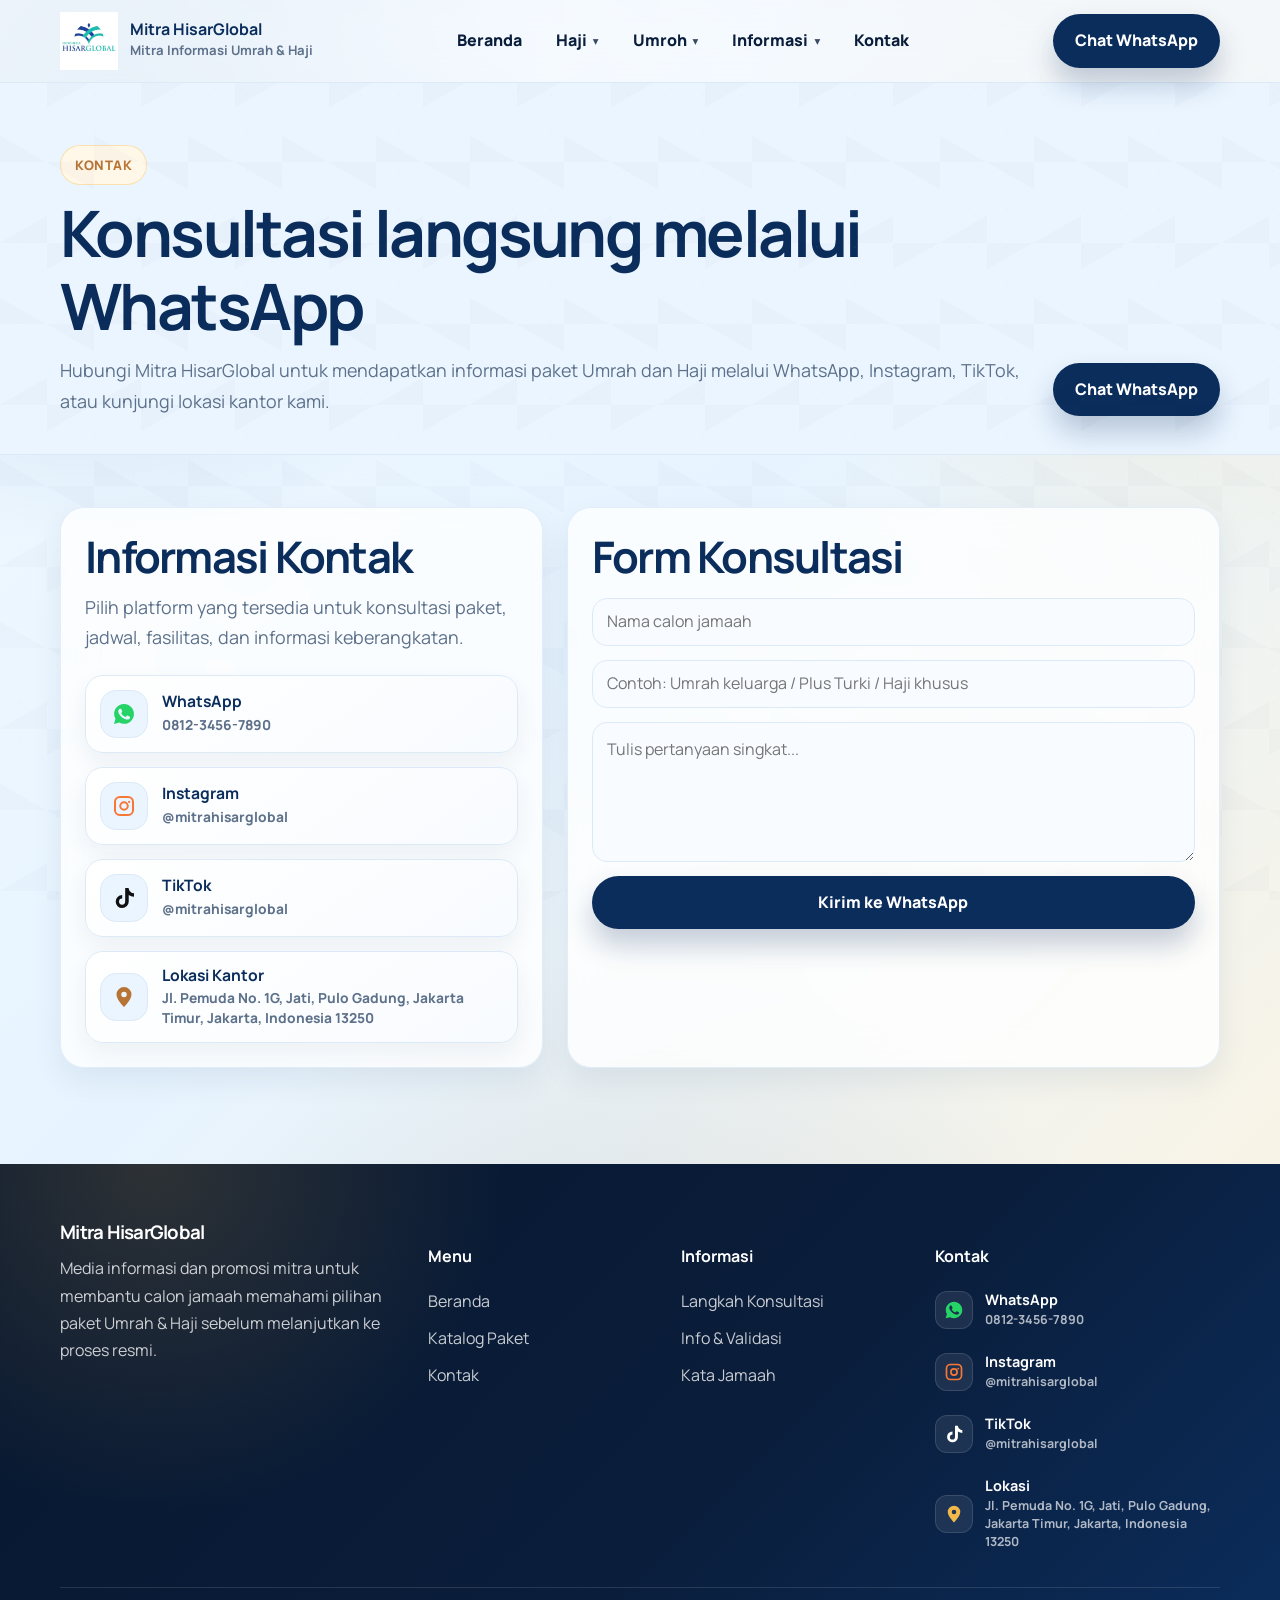
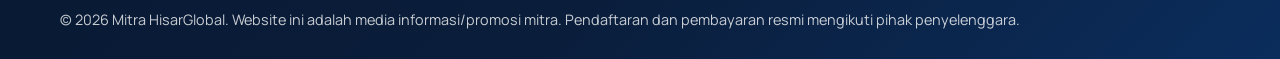
<file: kontak.html>
<!doctype html>
<html lang="id">
  <head>
    <meta charset="UTF-8" />
    <meta name="viewport" content="width=device-width, initial-scale=1.0" />

    <link rel="preconnect" href="https://fonts.googleapis.com" />
    <link rel="preconnect" href="https://fonts.gstatic.com" crossorigin />

    <link
      href="https://fonts.googleapis.com/css2?family=Manrope:wght@400;500;600;700;800;900&display=swap"
      rel="stylesheet"
    />

    <link rel="stylesheet" href="css/style.css" />

    <title>Kontak | Mitra HisarGlobal</title>

    <meta
      name="description"
      content="Kontak Mitra HisarGlobal untuk konsultasi paket Umrah dan Haji."
    />

    <style>
      /* =========================================================
         CONTACT PAGE PLATFORM LIST
      ========================================================= */

      .contact-platform-list {
        display: grid;
        gap: 14px;
        margin-top: 22px;
      }

      .contact-platform-item {
        display: grid !important;
        grid-template-columns: 48px 1fr;
        align-items: center;
        gap: 14px;
        padding: 14px;
        border: 1px solid var(--line);
        border-radius: 18px;
        background: linear-gradient(145deg, #ffffff, var(--ivory));
        color: var(--navy);
        box-shadow: 0 10px 24px rgba(11, 45, 92, 0.06);
        transition: 0.2s ease;
      }

      .contact-platform-item:hover {
        transform: translateY(-2px);
        box-shadow: 0 16px 32px rgba(11, 45, 92, 0.12);
      }

      .contact-platform-icon {
        width: 48px !important;
        height: 48px !important;
        display: grid;
        place-items: center;
        border-radius: 16px;
        background: var(--sky);
        border: 1px solid var(--line);
        overflow: hidden;
      }

      .contact-platform-icon svg {
        width: 24px !important;
        height: 24px !important;
        max-width: 24px !important;
        max-height: 24px !important;
        fill: currentColor;
      }

      .contact-platform-icon svg path {
        fill: currentColor;
      }

      .contact-platform-item strong {
        display: block;
        color: var(--navy);
        font-size: 0.98rem;
        line-height: 1.25;
      }

      .contact-platform-item small {
        display: block;
        margin-top: 3px;
        color: var(--muted);
        font-size: 0.86rem;
        font-weight: 750;
        line-height: 1.45;
      }

      /* =========================================================
         FOOTER CONTACT ICON
      ========================================================= */

      .footer-contact-list {
        display: grid;
        gap: 12px;
        margin-top: 14px;
      }

      .footer-contact-item {
        display: grid !important;
        grid-template-columns: 38px 1fr;
        align-items: center;
        gap: 12px;
        padding: 6px 0 !important;
        color: rgba(255, 255, 255, 0.82);
        transition: 0.2s ease;
      }

      .footer-contact-item:hover {
        color: #ffffff;
        transform: translateX(3px);
      }

      .footer-contact-icon {
        width: 38px !important;
        height: 38px !important;
        min-width: 38px !important;
        max-width: 38px !important;
        min-height: 38px !important;
        max-height: 38px !important;
        display: flex !important;
        align-items: center;
        justify-content: center;
        overflow: hidden;
        border-radius: 12px;
        background: rgba(255, 255, 255, 0.08);
        border: 1px solid rgba(255, 255, 255, 0.12);
      }

      .footer-contact-icon svg {
        width: 20px !important;
        height: 20px !important;
        max-width: 20px !important;
        max-height: 20px !important;
        display: block;
        fill: currentColor !important;
      }

      .footer-contact-icon svg path {
        fill: currentColor !important;
      }

      .footer-contact-item strong {
        display: block;
        color: #ffffff;
        font-size: 0.9rem;
        line-height: 1.25;
      }

      .footer-contact-item small {
        display: block;
        margin-top: 2px;
        color: rgba(255, 255, 255, 0.68);
        font-size: 0.78rem;
        font-weight: 700;
        line-height: 1.45;
      }

      .wa-icon {
        color: #25d366;
      }

      .ig-icon {
        color: #f77737;
      }

      .tiktok-icon {
        color: #111111;
      }

      .footer-contact .tiktok-icon {
        color: #ffffff;
      }

      .maps-icon {
        color: var(--goldDark);
      }

      .footer-contact .maps-icon {
        color: var(--gold);
      }

      @media (max-width: 620px) {
        .contact-platform-item {
          grid-template-columns: 44px 1fr;
          padding: 13px;
        }

        .contact-platform-icon {
          width: 44px !important;
          height: 44px !important;
          border-radius: 14px;
        }

        .contact-platform-icon svg {
          width: 22px !important;
          height: 22px !important;
        }

        .footer-contact-item {
          grid-template-columns: 36px 1fr;
        }

        .footer-contact-icon {
          width: 36px !important;
          height: 36px !important;
          min-width: 36px !important;
          max-width: 36px !important;
          min-height: 36px !important;
          max-height: 36px !important;
        }

        .footer-contact-icon svg {
          width: 19px !important;
          height: 19px !important;
        }
      }
    </style>
  </head>

  <body>
    <header class="site-header">
      <div class="container navbar">
        <a class="brand" href="index.html" aria-label="Mitra HisarGlobal">
          <img src="assets/images/logo.jpg" alt="Logo Mitra HisarGlobal" />

          <span>
            <strong>Mitra HisarGlobal</strong>
            <span>Mitra Informasi Umrah & Haji</span>
          </span>
        </a>

        <nav class="nav-menu" data-nav-menu>
          <a href="index.html">Beranda</a>

          <div class="nav-item has-submenu" data-submenu>
            <button
              class="nav-parent"
              type="button"
              aria-expanded="false"
              data-submenu-toggle
            >
              Haji
              <span class="submenu-arrow">▾</span>
            </button>

            <div class="nav-dropdown">
              <a href="haji.html">Info Haji 2026</a>
            </div>
          </div>

          <div class="nav-item has-submenu" data-submenu>
            <button
              class="nav-parent"
              type="button"
              aria-expanded="false"
              data-submenu-toggle
            >
              Umroh
              <span class="submenu-arrow">▾</span>
            </button>

            <div class="nav-dropdown nav-dropdown-wide">
              <a href="umrah.html">Semua Paket Umroh Hisar</a>
              <a href="umrah.html?q=private">Umroh Private</a>
              <a href="tabungan-umroh.html">Pilih Tabungan Umroh</a>
            </div>
          </div>

          <div class="nav-item has-submenu" data-submenu>
            <button
              class="nav-parent"
              type="button"
              aria-expanded="false"
              data-submenu-toggle
            >
              Informasi
              <span class="submenu-arrow">▾</span>
            </button>

            <div class="nav-dropdown nav-dropdown-info">
              <a href="index.html#proses">Cara Konsultasi</a>
              <a href="index.html#faq">FAQ</a>
              <a href="index.html#legalitas">Benefit</a>
            </div>
          </div>

          <a href="kontak.html">Kontak</a>
        </nav>
        <div class="header-actions">
          <a
            class="btn btn-primary"
            data-whatsapp
            target="_blank"
            rel="noopener"
          >
            Chat WhatsApp
          </a>

          <button
            class="menu-toggle"
            type="button"
            aria-label="Buka menu"
            data-menu-toggle
          >
            <span></span>
            <span></span>
            <span></span>
          </button>
        </div>
      </div>
    </header>

    <main>
      <section class="page-hero">
        <div class="container page-head">
          <div>
            <span class="kicker">Kontak</span>

            <h1 style="margin-top: 12px">
              Konsultasi langsung melalui WhatsApp
            </h1>

            <p class="lead" style="margin-top: 12px">
              Hubungi Mitra HisarGlobal untuk mendapatkan informasi paket Umrah
              dan Haji melalui WhatsApp, Instagram, TikTok, atau kunjungi lokasi
              kantor kami.
            </p>
          </div>

          <a
            class="btn btn-primary"
            data-whatsapp
            target="_blank"
            rel="noopener"
          >
            Chat WhatsApp
          </a>
        </div>
      </section>

      <section class="section-sm">
        <div class="container contact-grid">
          <article class="contact-box">
            <h2>Informasi Kontak</h2>

            <p class="lead" style="margin-top: 10px">
              Pilih platform yang tersedia untuk konsultasi paket, jadwal,
              fasilitas, dan informasi keberangkatan.
            </p>

            <div class="contact-platform-list">
              <a
                class="contact-platform-item"
                data-whatsapp
                target="_blank"
                rel="noopener"
                aria-label="Hubungi WhatsApp Mitra HisarGlobal"
              >
                <span class="contact-platform-icon wa-icon">
                  <svg viewBox="0 0 24 24" aria-hidden="true">
                    <path
                      d="M12.04 2C6.58 2 2.13 6.45 2.13 11.91c0 1.75.46 3.46 1.34 4.96L2 22l5.28-1.39a9.85 9.85 0 0 0 4.76 1.21h.01c5.46 0 9.91-4.45 9.91-9.91S17.51 2 12.04 2Zm5.78 14.15c-.24.67-1.39 1.28-1.94 1.36-.5.07-1.13.1-1.82-.11-.42-.13-.96-.31-1.65-.61-2.91-1.26-4.8-4.18-4.95-4.37-.14-.19-1.18-1.57-1.18-3s.75-2.13 1.02-2.42c.27-.29.59-.36.79-.36h.57c.18.01.43-.07.67.51.24.58.82 2.01.89 2.16.07.15.12.33.02.52-.1.19-.15.31-.29.48-.15.17-.31.38-.44.51-.15.15-.3.31-.13.6.17.29.75 1.23 1.6 1.99 1.1.98 2.03 1.28 2.32 1.43.29.15.46.12.63-.07.17-.19.72-.84.91-1.13.19-.29.38-.24.65-.15.27.1 1.7.8 1.99.94.29.15.48.22.55.34.07.12.07.69-.17 1.36Z"
                    />
                  </svg>
                </span>

                <span>
                  <strong>WhatsApp</strong>
                  <small>0812-3456-7890</small>
                </span>
              </a>

              <a
                class="contact-platform-item"
                href="https://www.instagram.com/mitrahisarglobal"
                target="_blank"
                rel="noopener"
                aria-label="Instagram Mitra HisarGlobal"
              >
                <span class="contact-platform-icon ig-icon">
                  <svg viewBox="0 0 24 24" aria-hidden="true">
                    <path
                      d="M7.8 2h8.4A5.81 5.81 0 0 1 22 7.8v8.4a5.81 5.81 0 0 1-5.8 5.8H7.8A5.81 5.81 0 0 1 2 16.2V7.8A5.81 5.81 0 0 1 7.8 2Zm0 2A3.8 3.8 0 0 0 4 7.8v8.4A3.8 3.8 0 0 0 7.8 20h8.4a3.8 3.8 0 0 0 3.8-3.8V7.8A3.8 3.8 0 0 0 16.2 4H7.8Zm4.2 3.25A4.75 4.75 0 1 1 7.25 12 4.75 4.75 0 0 1 12 7.25Zm0 2A2.75 2.75 0 1 0 14.75 12 2.75 2.75 0 0 0 12 9.25Zm5.1-2.45a1.1 1.1 0 1 1-1.1 1.1 1.1 1.1 0 0 1 1.1-1.1Z"
                    />
                  </svg>
                </span>

                <span>
                  <strong>Instagram</strong>
                  <small>@mitrahisarglobal</small>
                </span>
              </a>

              <a
                class="contact-platform-item"
                href="https://www.tiktok.com/@mitrahisarglobal"
                target="_blank"
                rel="noopener"
                aria-label="TikTok Mitra HisarGlobal"
              >
                <span class="contact-platform-icon tiktok-icon">
                  <svg viewBox="0 0 24 24" aria-hidden="true">
                    <path
                      d="M16.6 2c.18 1.43.8 2.72 1.78 3.68A6.16 6.16 0 0 0 22 7.37v3.35a9.17 9.17 0 0 1-5.28-1.7v6.47A6.52 6.52 0 1 1 10.2 9v3.53a3.08 3.08 0 1 0 2.98 3.07V2h3.42Z"
                    />
                  </svg>
                </span>

                <span>
                  <strong>TikTok</strong>
                  <small>@mitrahisarglobal</small>
                </span>
              </a>

              <a
                class="contact-platform-item"
                href="https://www.google.com/maps/search/?api=1&query=Jl.%20Pemuda%20No.%201G%2C%20Jati%2C%20Pulo%20Gadung%2C%20Jakarta%20Timur%2C%20Jakarta%2C%20Indonesia%2013250"
                target="_blank"
                rel="noopener"
                aria-label="Lokasi kantor Mitra HisarGlobal"
              >
                <span class="contact-platform-icon maps-icon">
                  <svg viewBox="0 0 24 24" aria-hidden="true">
                    <path
                      d="M12 2a7.5 7.5 0 0 0-7.5 7.5c0 5.25 7.5 12.5 7.5 12.5s7.5-7.25 7.5-12.5A7.5 7.5 0 0 0 12 2Zm0 10.25A2.75 2.75 0 1 1 14.75 9.5 2.75 2.75 0 0 1 12 12.25Z"
                    />
                  </svg>
                </span>

                <span>
                  <strong>Lokasi Kantor</strong>
                  <small>
                    Jl. Pemuda No. 1G, Jati, Pulo Gadung, Jakarta Timur,
                    Jakarta, Indonesia 13250
                  </small>
                </span>
              </a>
            </div>
          </article>

          <article class="contact-box">
            <h2>Form Konsultasi</h2>

            <form class="contact-form" data-contact-form>
              <input
                class="form-control"
                type="text"
                name="nama"
                placeholder="Nama calon jamaah"
              />

              <input
                class="form-control"
                type="text"
                name="kebutuhan"
                placeholder="Contoh: Umrah keluarga / Plus Turki / Haji khusus"
              />

              <textarea
                class="form-control"
                name="pesan"
                placeholder="Tulis pertanyaan singkat..."
              ></textarea>

              <button class="btn btn-primary" type="submit">
                Kirim ke WhatsApp
              </button>
            </form>
          </article>
        </div>
      </section>
    </main>

    <footer class="site-footer">
      <div class="container">
        <div class="footer-grid">
          <div>
            <h3>Mitra HisarGlobal</h3>

            <p>
              Media informasi dan promosi mitra untuk membantu calon jamaah
              memahami pilihan paket Umrah & Haji sebelum melanjutkan ke proses
              resmi.
            </p>
          </div>

          <div>
            <h4>Menu</h4>
            <a href="index.html">Beranda</a>
            <a href="paket.html">Katalog Paket</a>
            <a href="kontak.html">Kontak</a>
          </div>

          <div>
            <h4>Informasi</h4>
            <a href="index.html#proses">Langkah Konsultasi</a>
            <a href="index.html#legalitas">Info & Validasi</a>
            <a href="index.html#testimoni">Kata Jamaah</a>
          </div>

          <div class="footer-contact">
            <h4>Kontak</h4>

            <div class="footer-contact-list">
              <a
                class="footer-contact-item"
                data-whatsapp
                target="_blank"
                rel="noopener"
              >
                <span class="footer-contact-icon wa-icon">
                  <svg viewBox="0 0 24 24" aria-hidden="true">
                    <path
                      d="M12.04 2C6.58 2 2.13 6.45 2.13 11.91c0 1.75.46 3.46 1.34 4.96L2 22l5.28-1.39a9.85 9.85 0 0 0 4.76 1.21h.01c5.46 0 9.91-4.45 9.91-9.91S17.51 2 12.04 2Zm5.78 14.15c-.24.67-1.39 1.28-1.94 1.36-.5.07-1.13.1-1.82-.11-.42-.13-.96-.31-1.65-.61-2.91-1.26-4.8-4.18-4.95-4.37-.14-.19-1.18-1.57-1.18-3s.75-2.13 1.02-2.42c.27-.29.59-.36.79-.36h.57c.18.01.43-.07.67.51.24.58.82 2.01.89 2.16.07.15.12.33.02.52-.1.19-.15.31-.29.48-.15.17-.31.38-.44.51-.15.15-.3.31-.13.6.17.29.75 1.23 1.6 1.99 1.1.98 2.03 1.28 2.32 1.43.29.15.46.12.63-.07.17-.19.72-.84.91-1.13.19-.29.38-.24.65-.15.27.1 1.7.8 1.99.94.29.15.48.22.55.34.07.12.07.69-.17 1.36Z"
                    />
                  </svg>
                </span>

                <span>
                  <strong>WhatsApp</strong>
                  <small>0812-3456-7890</small>
                </span>
              </a>

              <a
                class="footer-contact-item"
                href="https://www.instagram.com/mitrahisarglobal"
                target="_blank"
                rel="noopener"
              >
                <span class="footer-contact-icon ig-icon">
                  <svg viewBox="0 0 24 24" aria-hidden="true">
                    <path
                      d="M7.8 2h8.4A5.81 5.81 0 0 1 22 7.8v8.4a5.81 5.81 0 0 1-5.8 5.8H7.8A5.81 5.81 0 0 1 2 16.2V7.8A5.81 5.81 0 0 1 7.8 2Zm0 2A3.8 3.8 0 0 0 4 7.8v8.4A3.8 3.8 0 0 0 7.8 20h8.4a3.8 3.8 0 0 0 3.8-3.8V7.8A3.8 3.8 0 0 0 16.2 4H7.8Zm4.2 3.25A4.75 4.75 0 1 1 7.25 12 4.75 4.75 0 0 1 12 7.25Zm0 2A2.75 2.75 0 1 0 14.75 12 2.75 2.75 0 0 0 12 9.25Zm5.1-2.45a1.1 1.1 0 1 1-1.1 1.1 1.1 1.1 0 0 1 1.1-1.1Z"
                    />
                  </svg>
                </span>

                <span>
                  <strong>Instagram</strong>
                  <small>@mitrahisarglobal</small>
                </span>
              </a>

              <a
                class="footer-contact-item"
                href="https://www.tiktok.com/@mitrahisarglobal"
                target="_blank"
                rel="noopener"
              >
                <span class="footer-contact-icon tiktok-icon">
                  <svg viewBox="0 0 24 24" aria-hidden="true">
                    <path
                      d="M16.6 2c.18 1.43.8 2.72 1.78 3.68A6.16 6.16 0 0 0 22 7.37v3.35a9.17 9.17 0 0 1-5.28-1.7v6.47A6.52 6.52 0 1 1 10.2 9v3.53a3.08 3.08 0 1 0 2.98 3.07V2h3.42Z"
                    />
                  </svg>
                </span>

                <span>
                  <strong>TikTok</strong>
                  <small>@mitrahisarglobal</small>
                </span>
              </a>

              <a
                class="footer-contact-item"
                href="https://www.google.com/maps/search/?api=1&query=Jl.%20Pemuda%20No.%201G%2C%20Jati%2C%20Pulo%20Gadung%2C%20Jakarta%20Timur%2C%20Jakarta%2C%20Indonesia%2013250"
                target="_blank"
                rel="noopener"
              >
                <span class="footer-contact-icon maps-icon">
                  <svg viewBox="0 0 24 24" aria-hidden="true">
                    <path
                      d="M12 2a7.5 7.5 0 0 0-7.5 7.5c0 5.25 7.5 12.5 7.5 12.5s7.5-7.25 7.5-12.5A7.5 7.5 0 0 0 12 2Zm0 10.25A2.75 2.75 0 1 1 14.75 9.5 2.75 2.75 0 0 1 12 12.25Z"
                    />
                  </svg>
                </span>

                <span>
                  <strong>Lokasi</strong>
                  <small>
                    Jl. Pemuda No. 1G, Jati, Pulo Gadung, Jakarta Timur,
                    Jakarta, Indonesia 13250
                  </small>
                </span>
              </a>
            </div>
          </div>
        </div>

        <div class="footer-bottom">
          <p>
            © <span data-year></span> Mitra HisarGlobal. Website ini adalah
            media informasi/promosi mitra. Pendaftaran dan pembayaran resmi
            mengikuti pihak penyelenggara.
          </p>
        </div>
      </div>
    </footer>

    <a class="sticky-whatsapp" data-whatsapp target="_blank" rel="noopener">
      💬 Konsultasi via WhatsApp
    </a>

    <script src="js/main.js"></script>
    <script src="js/contact.js"></script>
  </body>
</html>
</file>
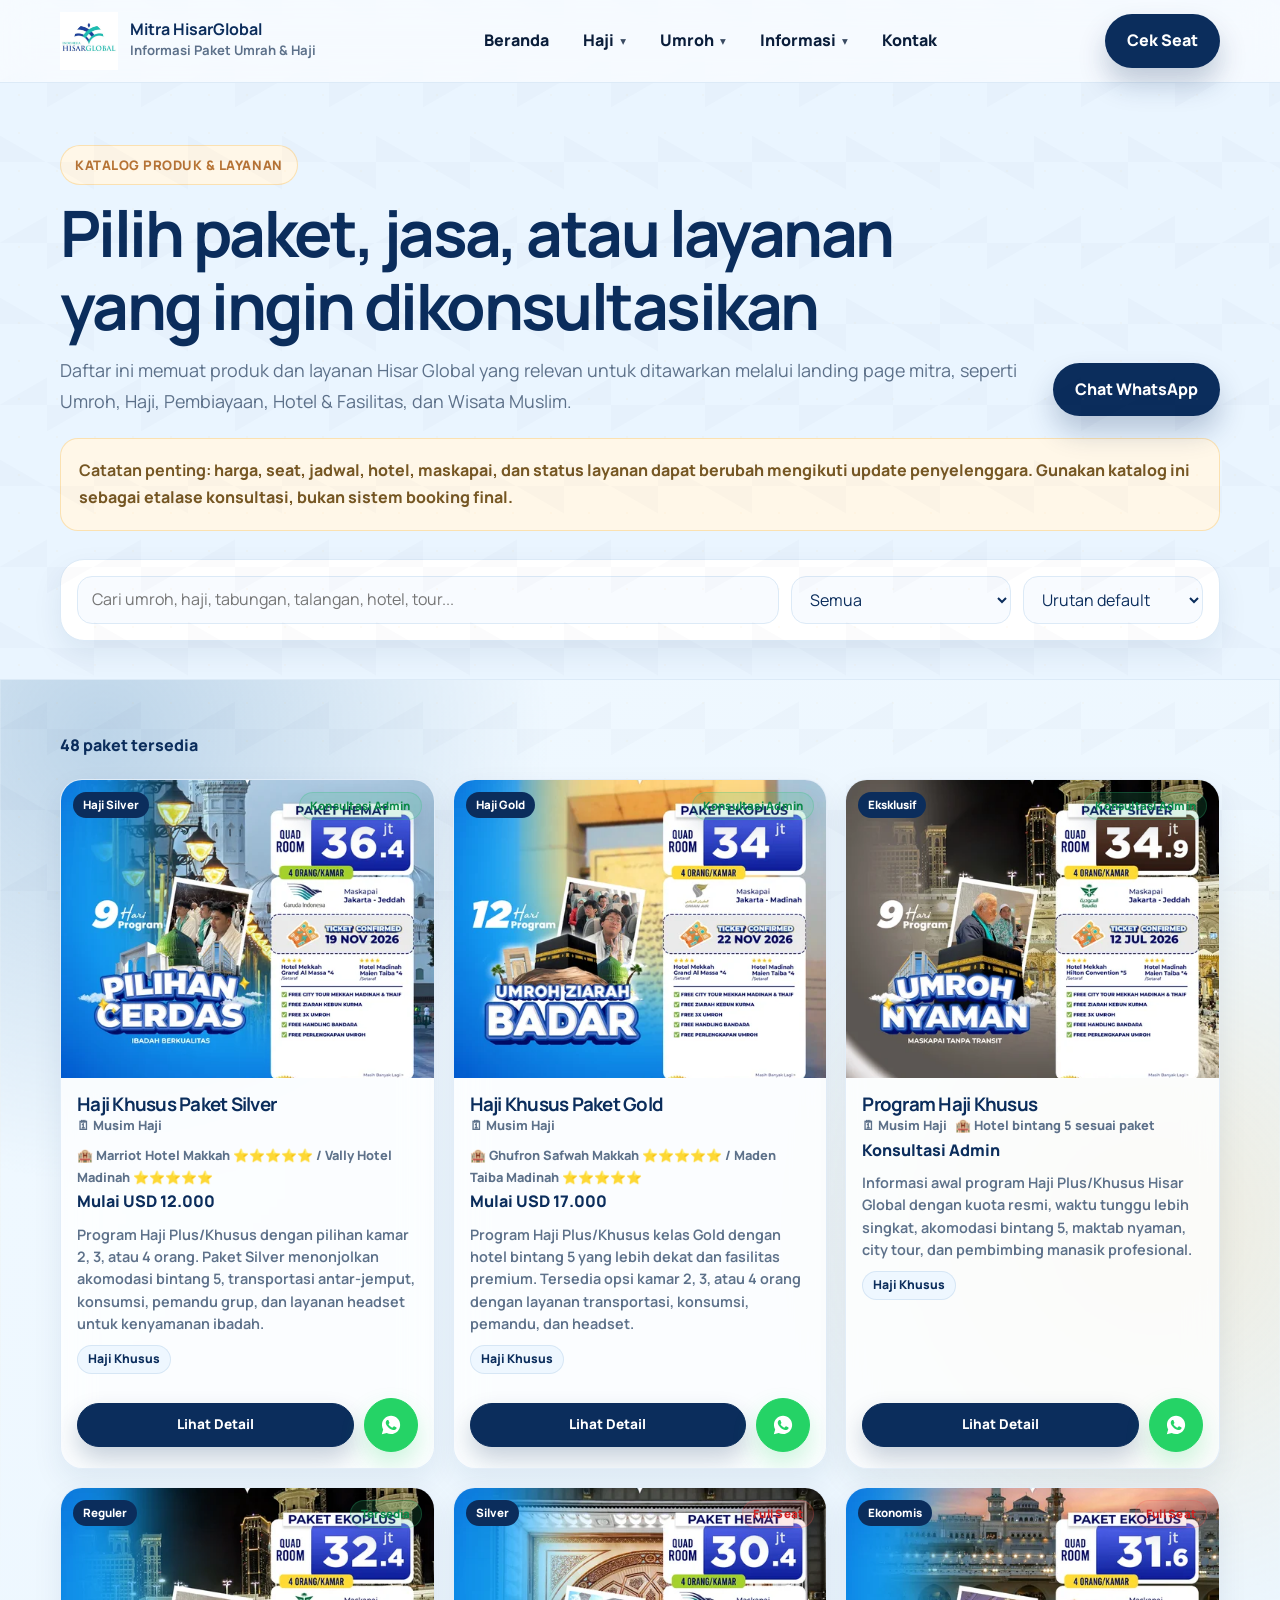
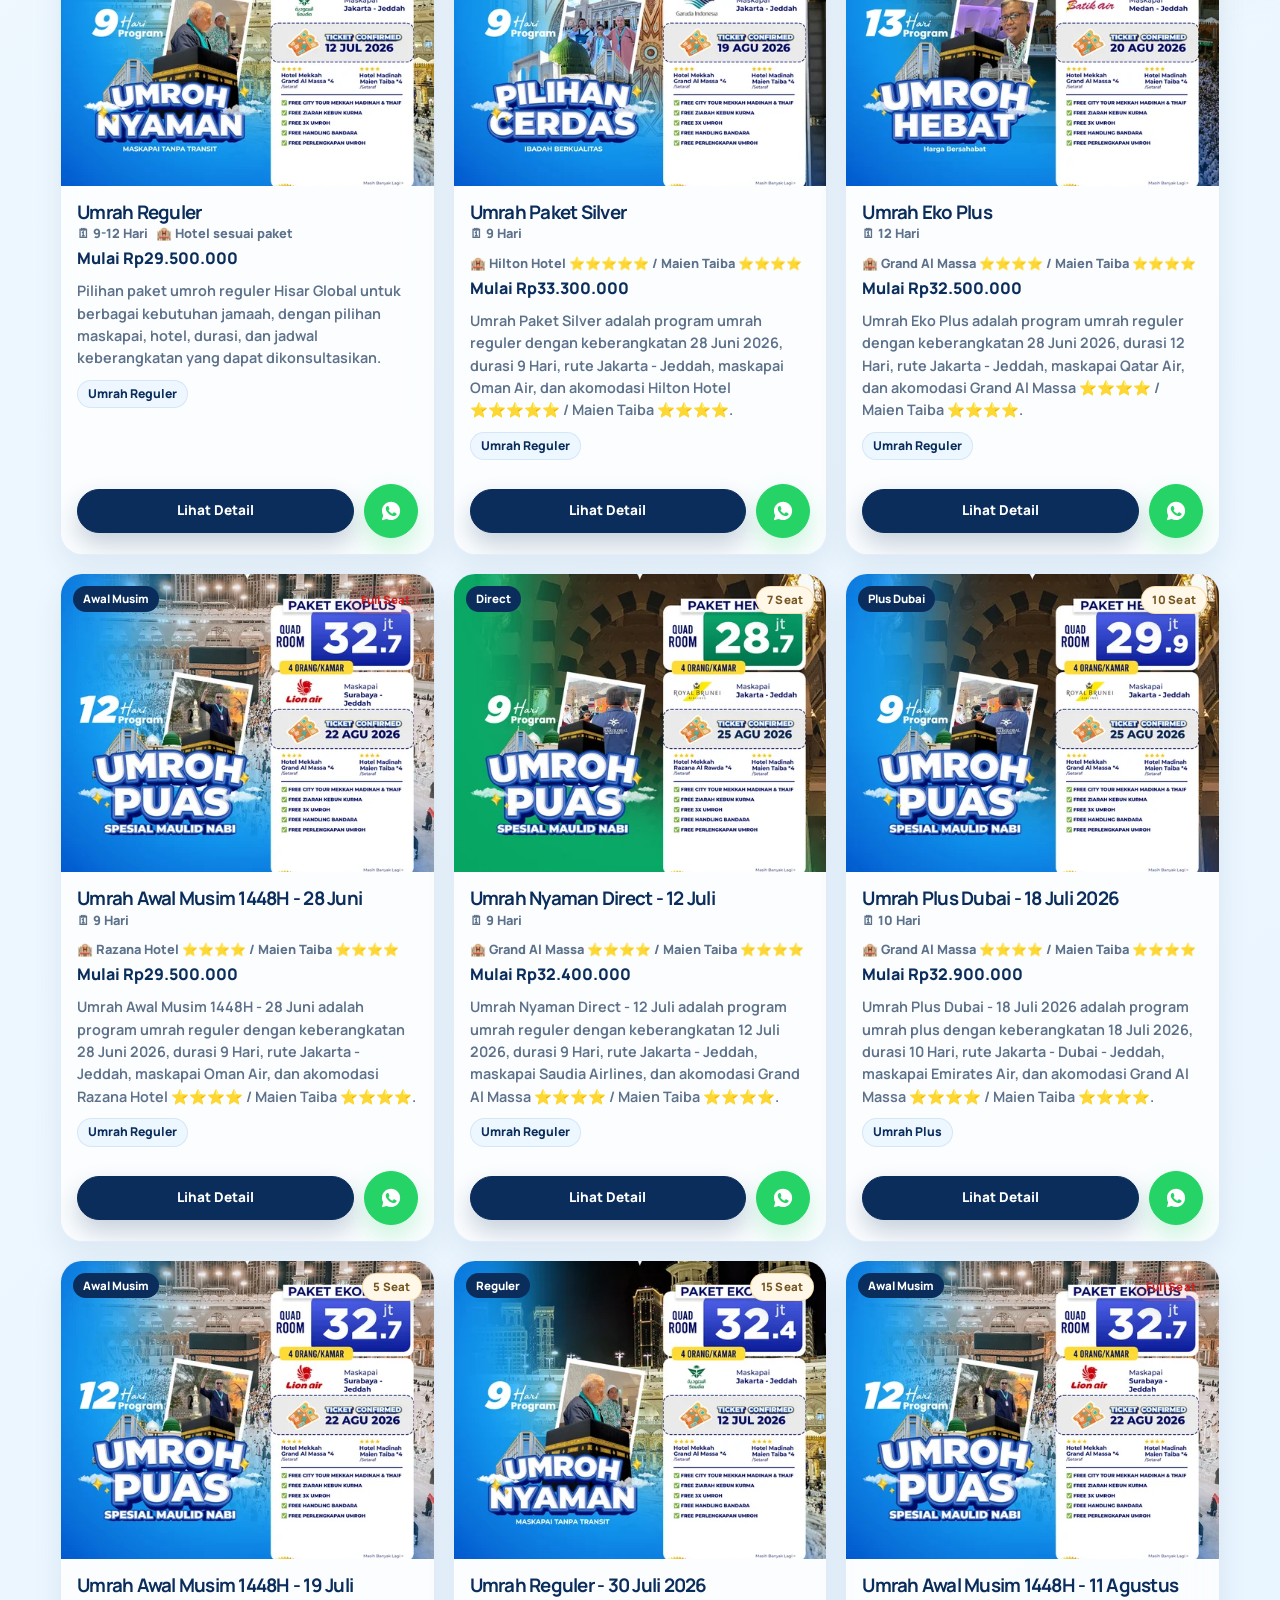
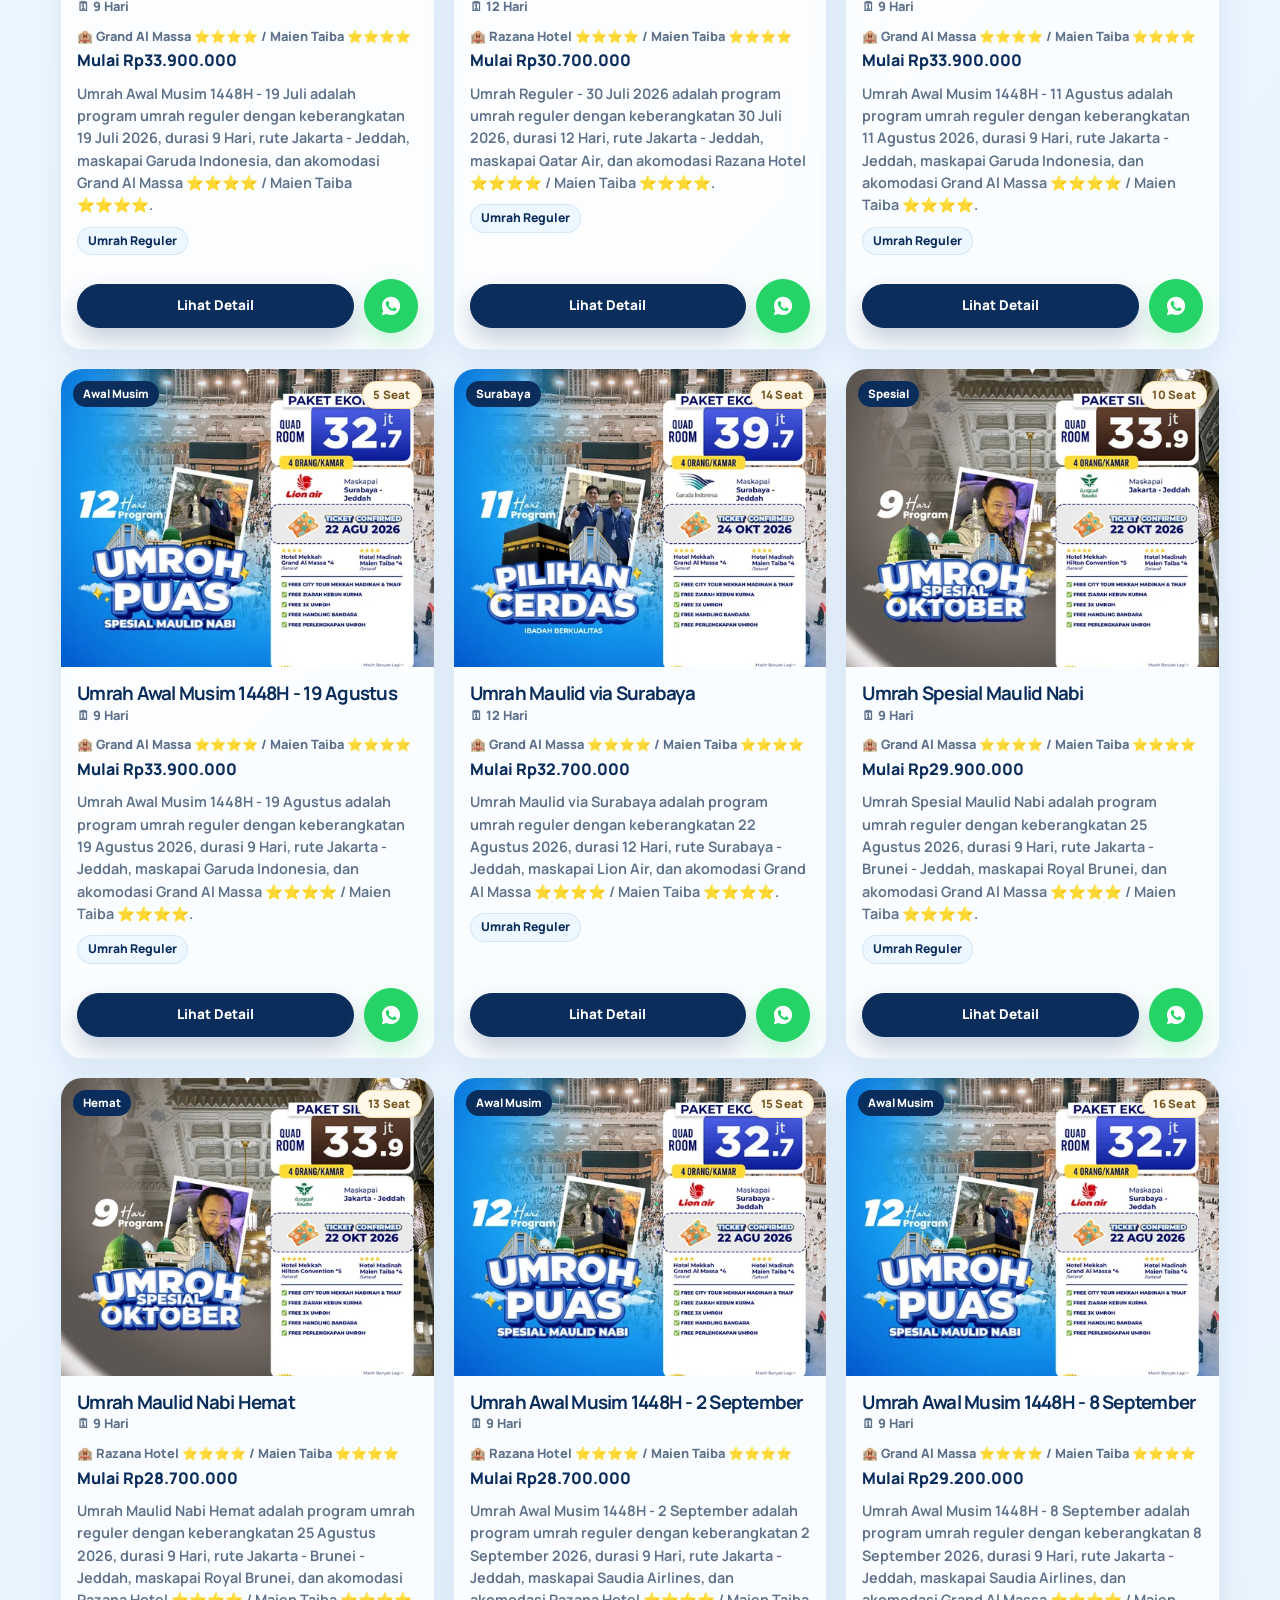
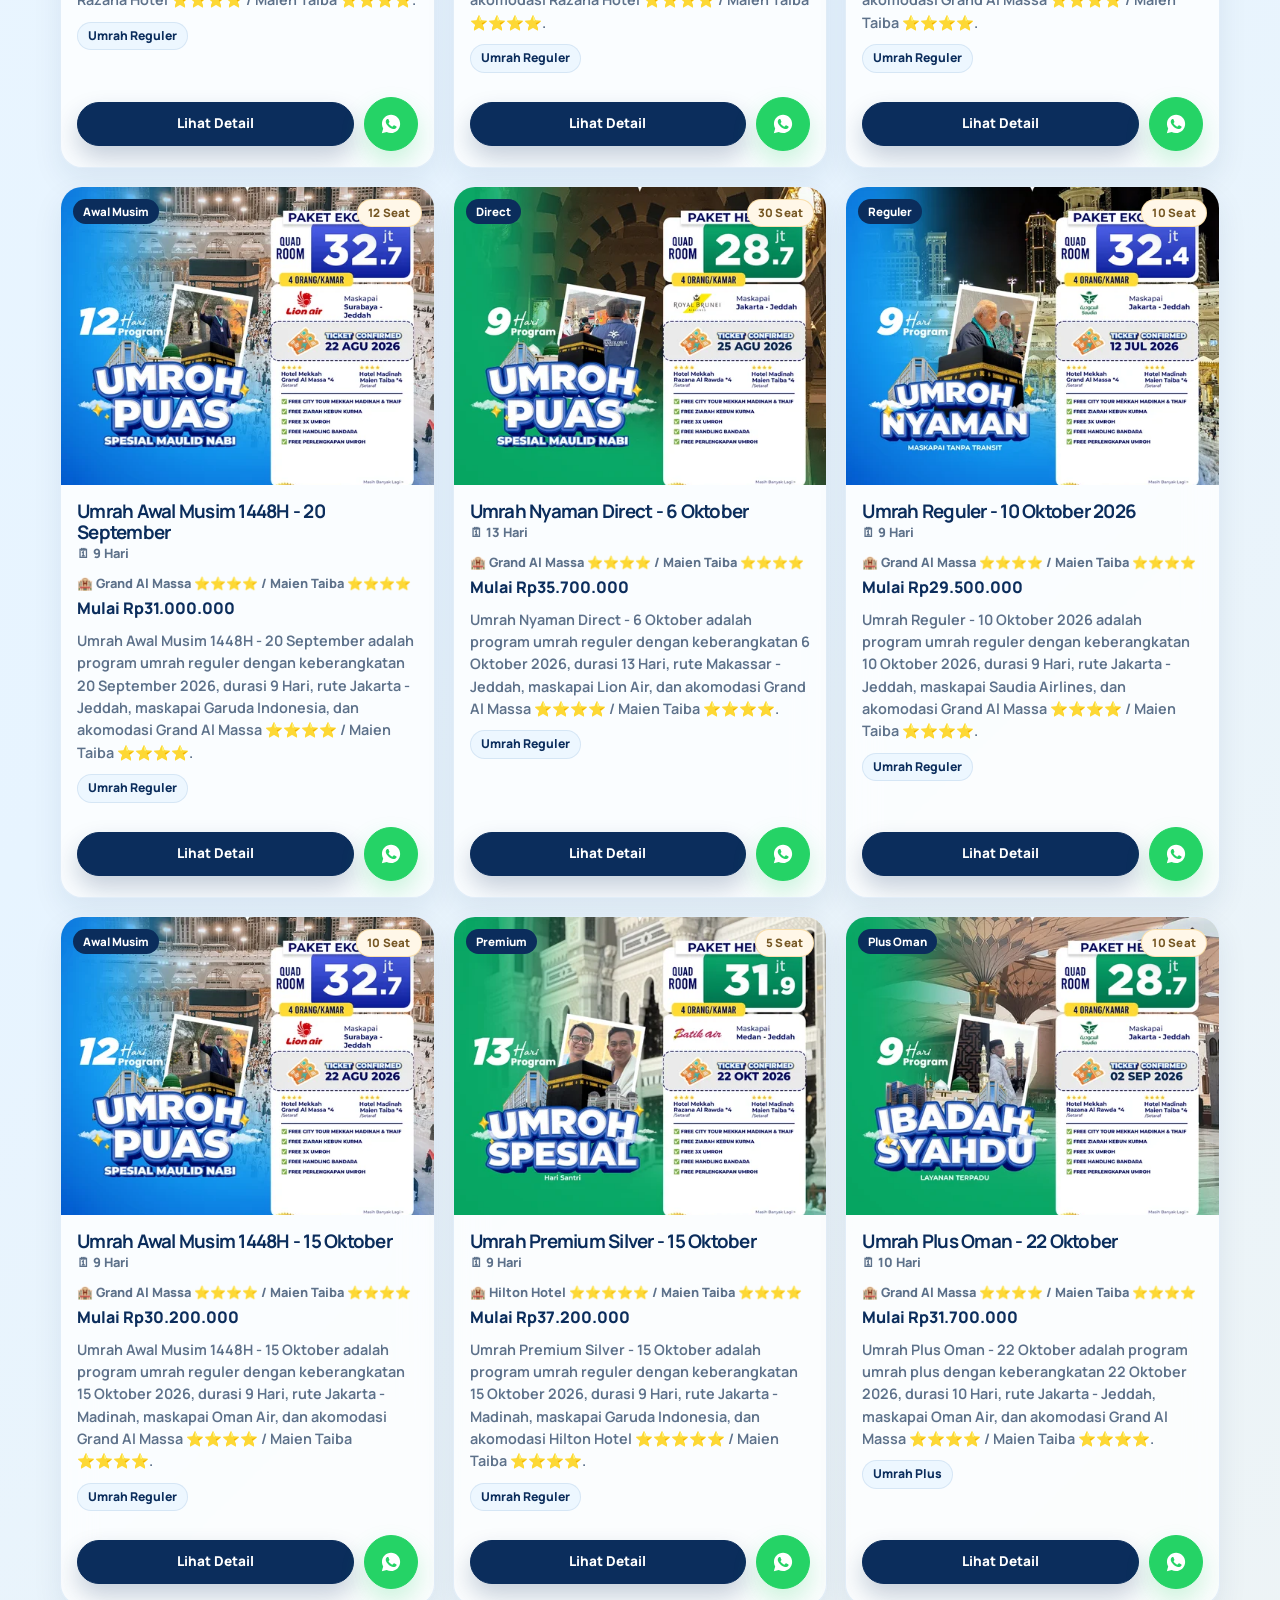
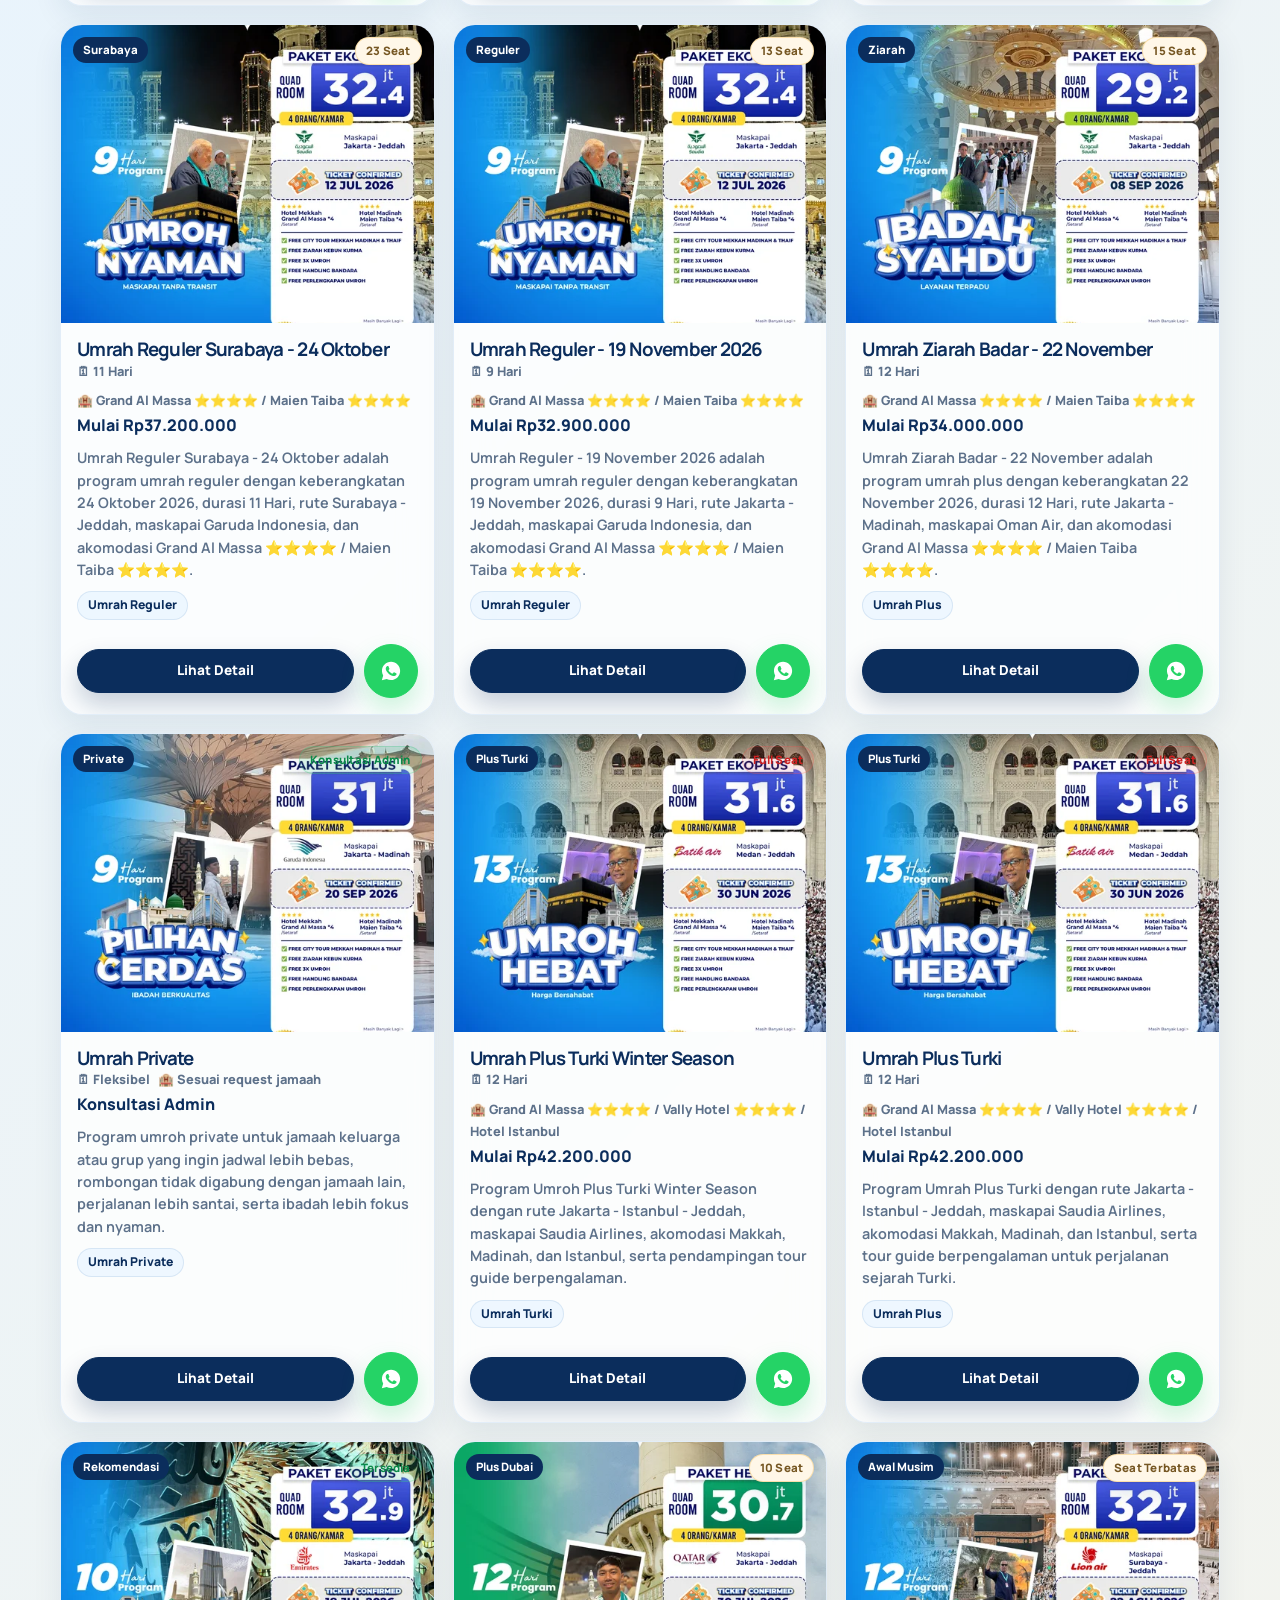
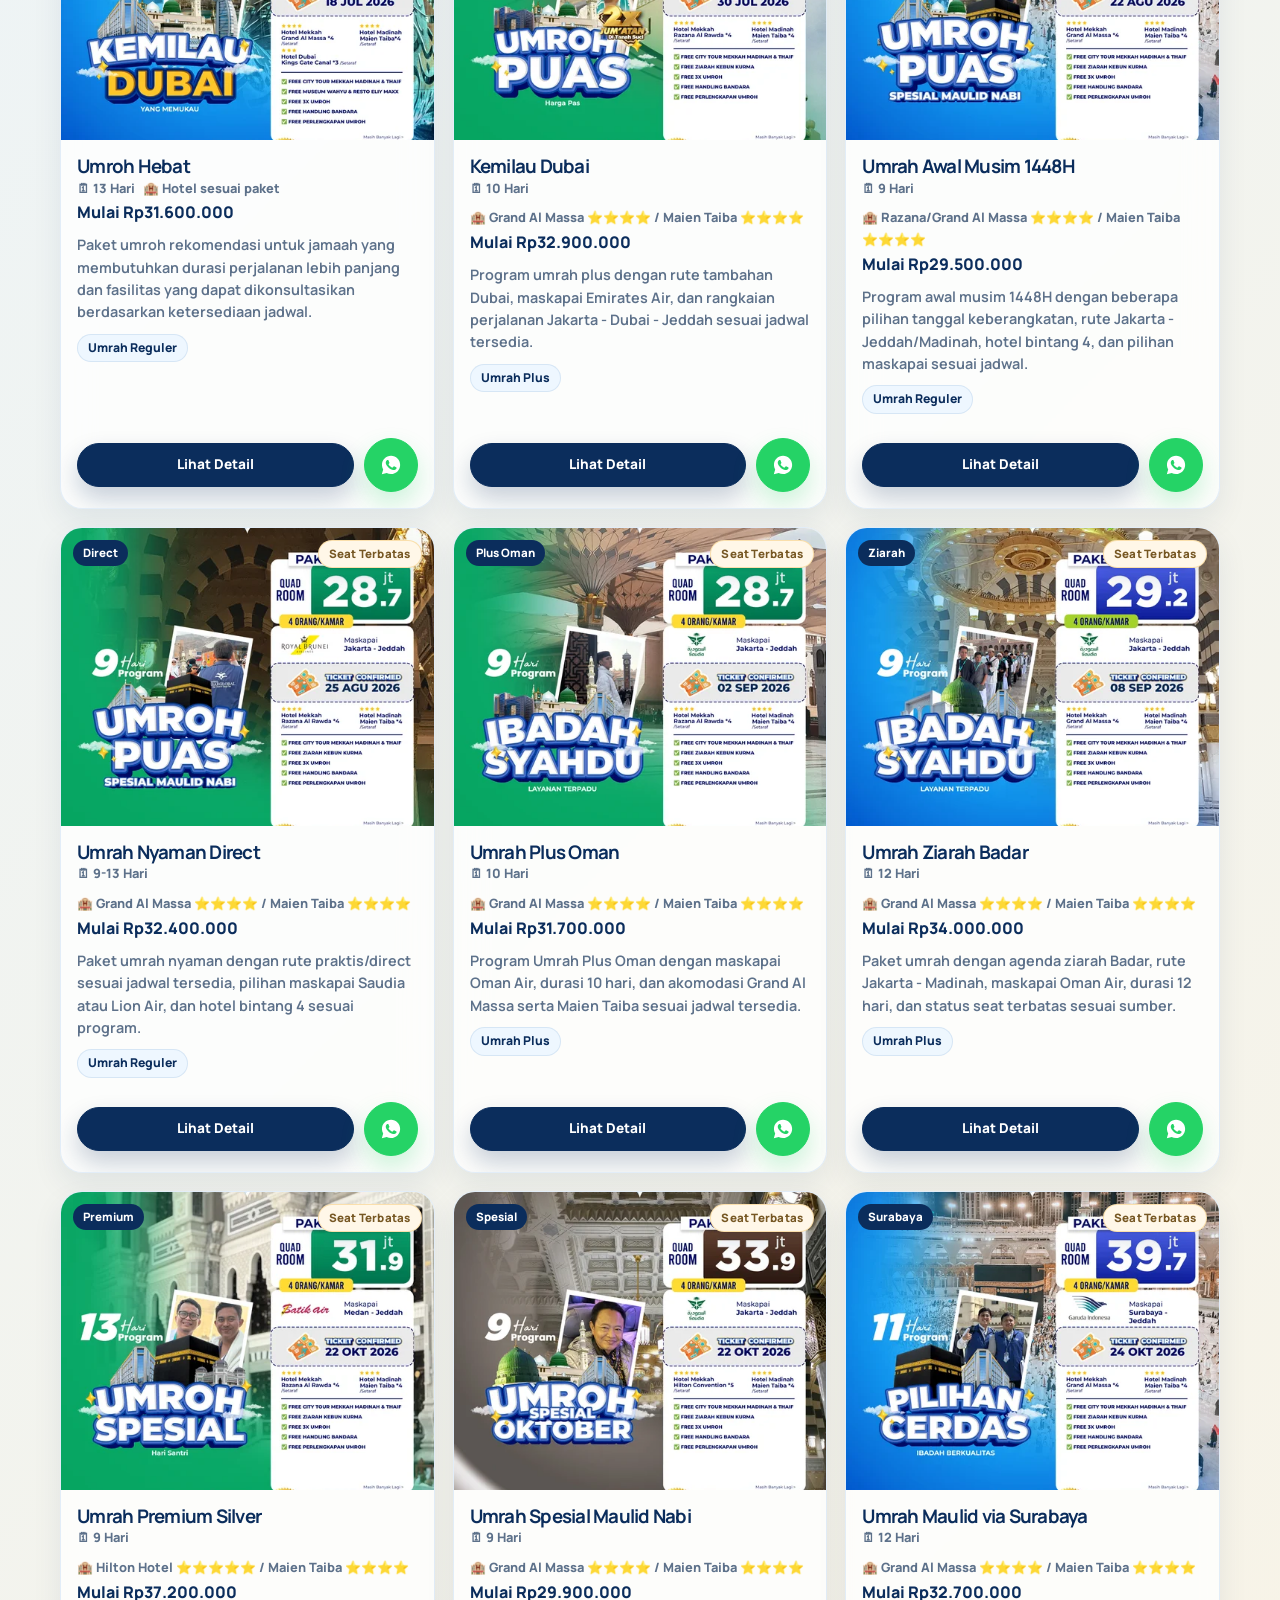
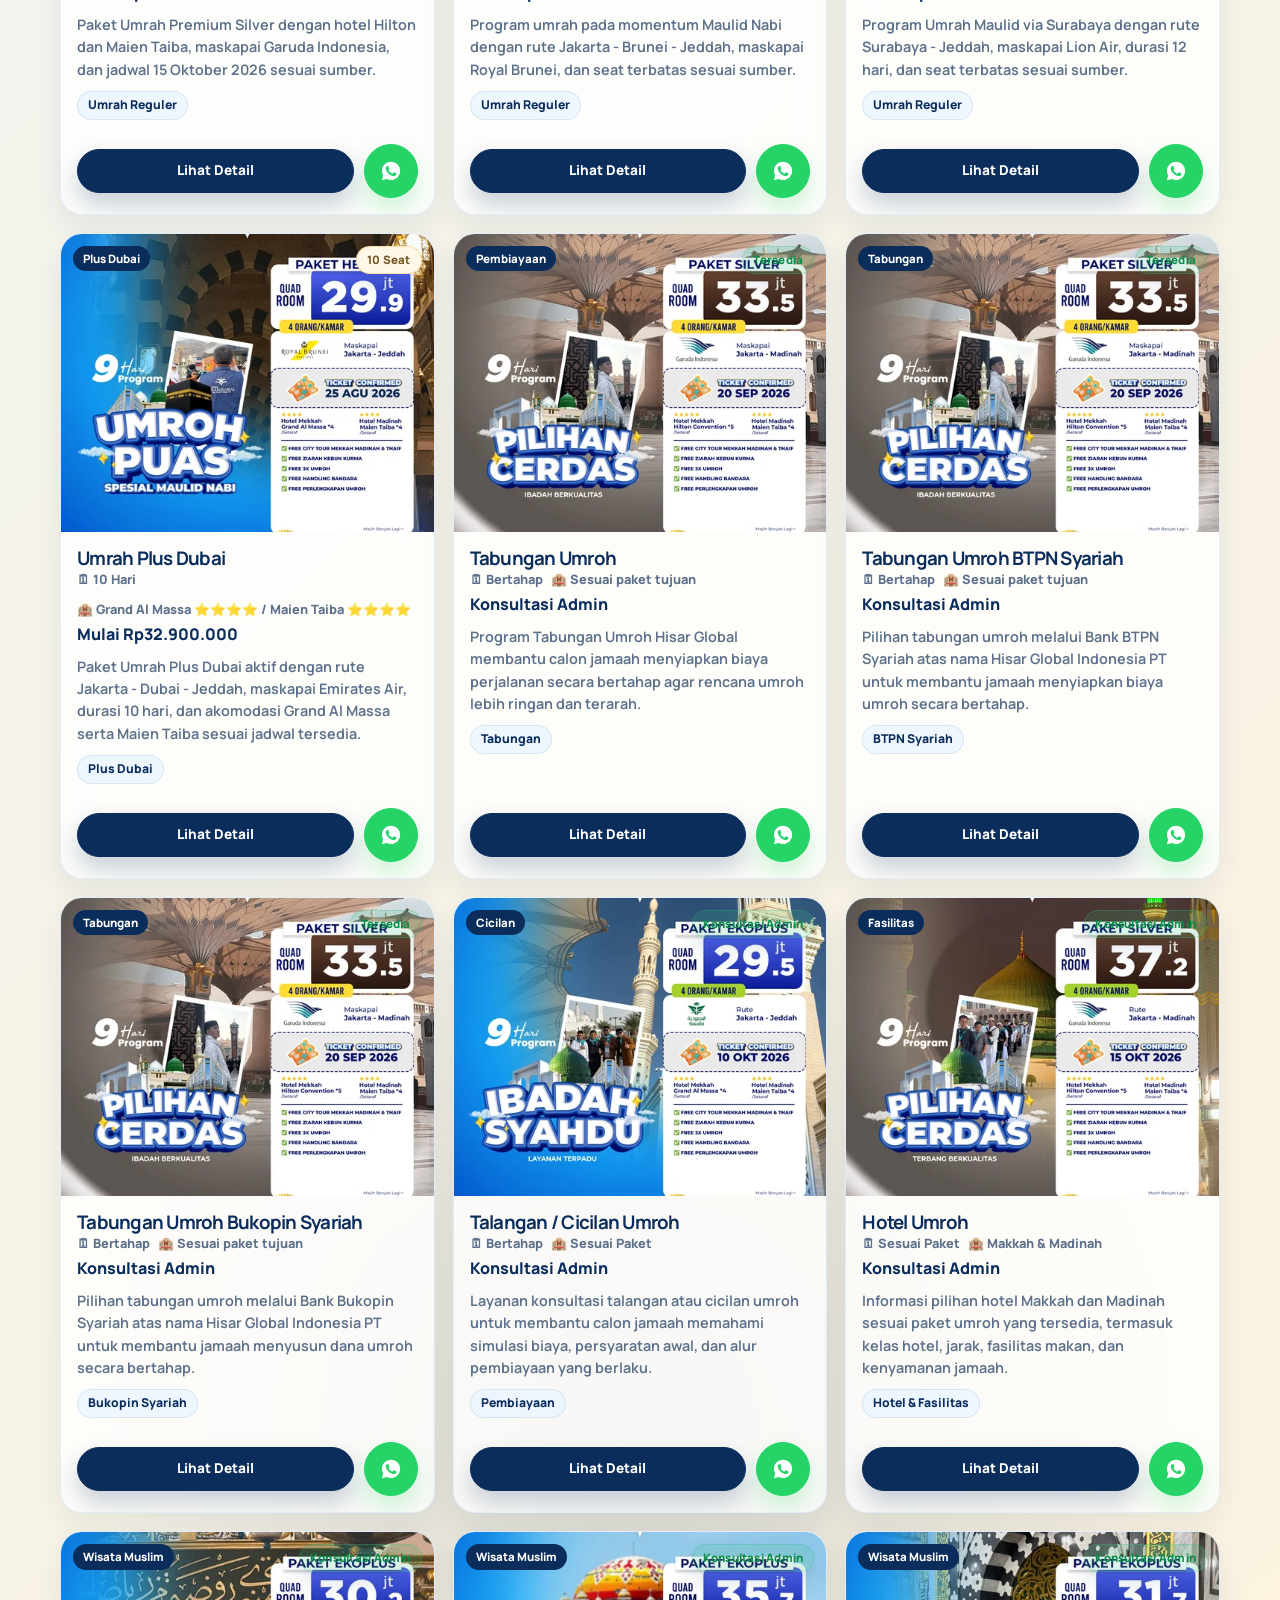
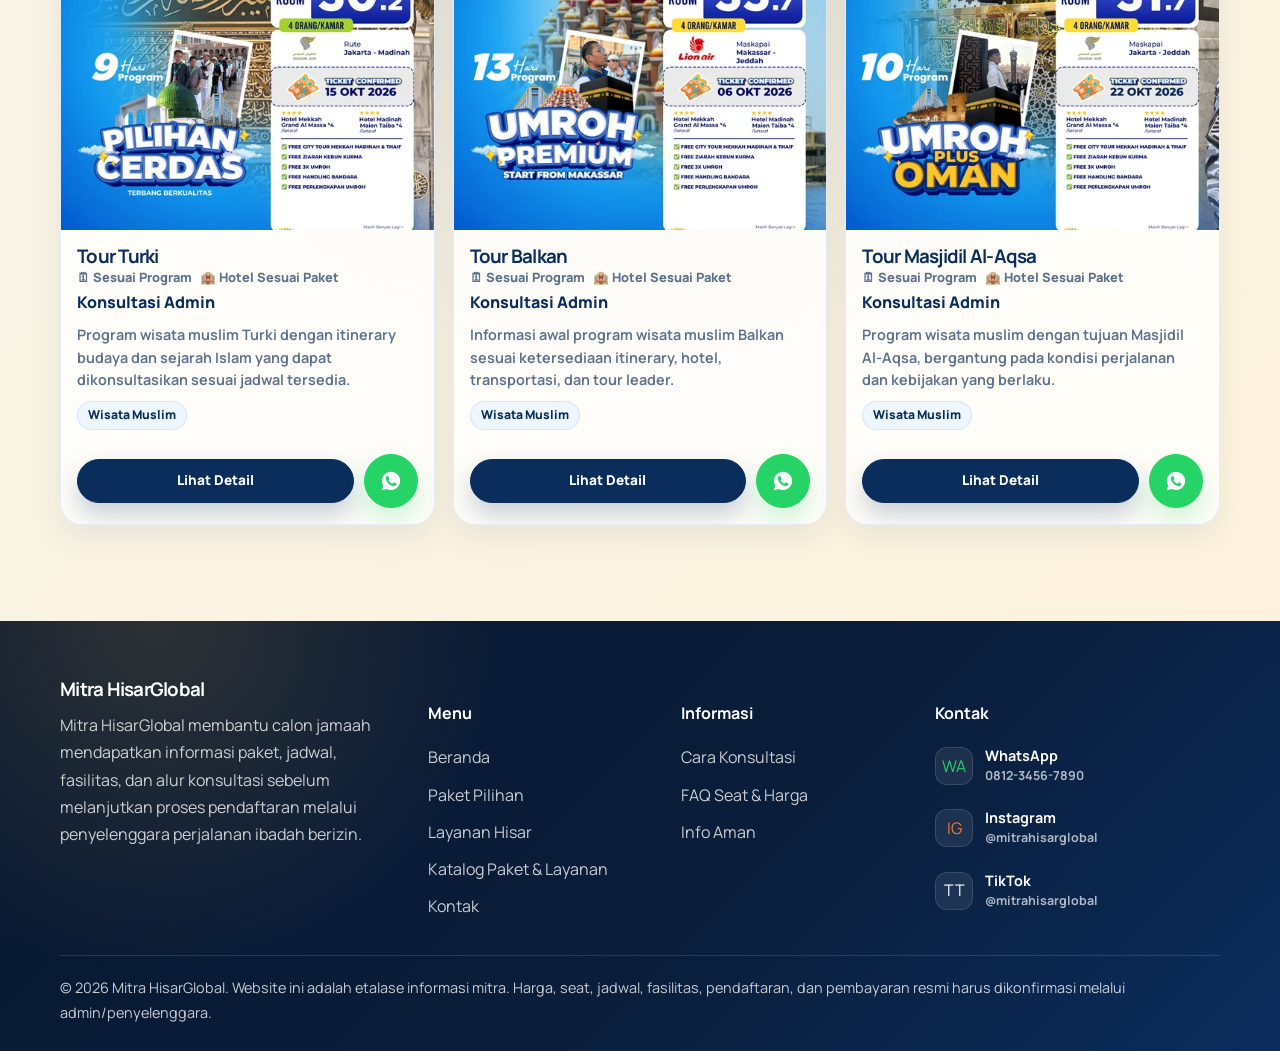
<file: paket.html>
<!doctype html>
<html lang="id">
  <head>
    <meta charset="UTF-8" />
    <meta name="viewport" content="width=device-width, initial-scale=1.0" />
    <link rel="preconnect" href="https://fonts.googleapis.com" />
    <link rel="preconnect" href="https://fonts.gstatic.com" crossorigin />
    <link
      href="https://fonts.googleapis.com/css2?family=Manrope:wght@400;500;600;700;800;900&display=swap"
      rel="stylesheet"
    />
    <link rel="stylesheet" href="css/style.css" />
    <title>Katalog Produk & Layanan | Mitra HisarGlobal</title>
    <meta
      name="description"
      content="Katalog produk, paket, jasa, dan layanan Hisar Global yang dapat dikonsultasikan melalui Mitra HisarGlobal."
    />
  </head>

  <body>
    <header class="site-header">
      <div class="container navbar">
        <a class="brand" href="index.html" aria-label="Mitra HisarGlobal">
          <img src="assets/images/logo.jpg" alt="Logo Mitra HisarGlobal" />
          <span>
            <strong>Mitra HisarGlobal</strong>
            <span>Informasi Paket Umrah & Haji</span>
          </span>
        </a>

        <nav class="nav-menu" data-nav-menu>
          <a href="index.html">Beranda</a>

          <div class="nav-item has-submenu" data-submenu>
            <button
              class="nav-parent"
              type="button"
              aria-expanded="false"
              data-submenu-toggle
            >
              Haji
              <span class="submenu-arrow">▾</span>
            </button>

            <div class="nav-dropdown">
              <a href="paket.html?q=haji">Info Haji 2026</a>
            </div>
          </div>

          <div class="nav-item has-submenu" data-submenu>
            <button
              class="nav-parent"
              type="button"
              aria-expanded="false"
              data-submenu-toggle
            >
              Umroh
              <span class="submenu-arrow">▾</span>
            </button>

            <div class="nav-dropdown nav-dropdown-wide">
              <a href="paket.html?q=umrah">Apa itu Umroh</a>
              <a href="paket.html?q=umrah">Semua Paket Umroh Hisar</a>
              <a href="detail-paket.html?id=umrah-private">Umroh Private</a>
              <a href="detail-paket.html?id=tabungan-umroh"
                >Pilih Tabungan Umroh</a
              >
              <a href="detail-paket.html?id=talangan-cicilan-umroh"
                >Talangan Umroh</a
              >
              <a href="detail-paket.html?id=hotel-umroh">Hotel Umroh</a>
              <a href="paket.html?q=umrah">Galeri Umroh</a>
              <a href="paket.html?q=umrah">Persiapan Umroh</a>
            </div>
          </div>

          <div class="nav-item has-submenu" data-submenu>
            <button
              class="nav-parent"
              type="button"
              aria-expanded="false"
              data-submenu-toggle
            >
              Informasi
              <span class="submenu-arrow">▾</span>
            </button>

            <div class="nav-dropdown nav-dropdown-info">
              <a href="index.html#proses">Cara Konsultasi</a>
              <a href="index.html#faq">FAQ</a>
              <a href="index.html#legalitas">Benefit</a>
            </div>
          </div>

          <a href="kontak.html">Kontak</a>
        </nav>

        <div class="header-actions">
          <a
            class="btn btn-primary"
            data-whatsapp
            target="_blank"
            rel="noopener"
            >Cek Seat</a
          >
          <button
            class="menu-toggle"
            type="button"
            aria-label="Buka menu"
            data-menu-toggle
          >
            <span></span><span></span><span></span>
          </button>
        </div>
      </div>
    </header>

    <main>
      <section class="page-hero">
        <div class="container">
          <div class="page-head">
            <div>
              <span class="kicker">Katalog Produk & Layanan</span>
              <h1 style="margin-top: 12px">
                Pilih paket, jasa, atau layanan yang ingin dikonsultasikan
              </h1>
              <p class="lead" style="margin-top: 12px">
                Daftar ini memuat produk dan layanan Hisar Global yang relevan
                untuk ditawarkan melalui landing page mitra, seperti Umroh,
                Haji, Pembiayaan, Hotel & Fasilitas, dan Wisata Muslim.
              </p>
            </div>
            <a
              class="btn btn-primary"
              data-whatsapp
              target="_blank"
              rel="noopener"
              >Chat WhatsApp</a
            >
          </div>

          <div class="notice" style="margin-top: 22px">
            <strong>Catatan penting:</strong> harga, seat, jadwal, hotel,
            maskapai, dan status layanan dapat berubah mengikuti update
            penyelenggara. Gunakan katalog ini sebagai etalase konsultasi, bukan
            sistem booking final.
          </div>

          <div class="filters">
            <input
              class="form-control"
              type="search"
              placeholder="Cari umroh, haji, tabungan, talangan, hotel, tour..."
              data-search
            />
            <select class="form-control" data-category>
              <option>Semua</option>
            </select>
            <select class="form-control" data-sort>
              <option value="default">Urutan default</option>
              <option value="name">Nama A-Z</option>
              <option value="price-low">Harga/estimasi terendah</option>
              <option value="price-high">Harga/estimasi tertinggi</option>
            </select>
          </div>
        </div>
      </section>

      <section class="section-sm">
        <div class="container">
          <p
            style="font-weight: 900; color: var(--navy); margin-bottom: 20px"
            data-count
          >
            Memuat produk & layanan...
          </p>
          <div class="catalog-grid" data-catalog></div>
          <div
            class="notice"
            data-empty
            style="display: none; margin-top: 20px"
          >
            Produk atau layanan tidak ditemukan. Coba ubah kata kunci atau
            kategori.
          </div>
        </div>
      </section>
    </main>

    <footer class="site-footer">
      <div class="container">
        <div class="footer-grid">
          <div>
            <h3>Mitra HisarGlobal</h3>
            <p>
              Mitra HisarGlobal membantu calon jamaah mendapatkan informasi
              paket, jadwal, fasilitas, dan alur konsultasi sebelum melanjutkan
              proses pendaftaran melalui penyelenggara perjalanan ibadah
              berizin.
            </p>
          </div>

          <div>
            <h4>Menu</h4>
            <a href="index.html">Beranda</a>
            <a href="index.html#paket">Paket Pilihan</a>
            <a href="index.html#layanan">Layanan Hisar</a>
            <a href="paket.html">Katalog Paket & Layanan</a>
            <a href="kontak.html">Kontak</a>
          </div>

          <div>
            <h4>Informasi</h4>
            <a href="index.html#proses">Cara Konsultasi</a>
            <a href="index.html#faq">FAQ Seat & Harga</a>
            <a href="index.html#legalitas">Info Aman</a>
          </div>

          <div class="footer-contact">
            <h4>Kontak</h4>
            <div class="footer-contact-list">
              <a
                class="footer-contact-item"
                data-whatsapp
                target="_blank"
                rel="noopener"
                aria-label="Hubungi WhatsApp Mitra HisarGlobal"
              >
                <span class="footer-contact-icon wa-icon">WA</span>
                <span
                  ><strong>WhatsApp</strong><small>0812-3456-7890</small></span
                >
              </a>
              <a
                class="footer-contact-item"
                href="https://www.instagram.com/mitrahisarglobal"
                target="_blank"
                rel="noopener"
                aria-label="Instagram Mitra HisarGlobal"
              >
                <span class="footer-contact-icon ig-icon">IG</span>
                <span
                  ><strong>Instagram</strong
                  ><small>@mitrahisarglobal</small></span
                >
              </a>
              <a
                class="footer-contact-item"
                href="https://www.tiktok.com/@mitrahisarglobal"
                target="_blank"
                rel="noopener"
                aria-label="TikTok Mitra HisarGlobal"
              >
                <span class="footer-contact-icon tiktok-icon">TT</span>
                <span
                  ><strong>TikTok</strong><small>@mitrahisarglobal</small></span
                >
              </a>
            </div>
          </div>
        </div>

        <div class="footer-bottom">
          <p>
            © <span data-year></span> Mitra HisarGlobal. Website ini adalah
            etalase informasi mitra. Harga, seat, jadwal, fasilitas,
            pendaftaran, dan pembayaran resmi harus dikonfirmasi melalui
            admin/penyelenggara.
          </p>
        </div>
      </div>
    </footer>

    <a class="sticky-whatsapp" data-whatsapp target="_blank" rel="noopener"
      >💬 Konsultasi via WhatsApp</a
    >
    <script src="js/main.js"></script>
    <script src="js/catalog.js"></script>
  </body>
</html>
</file>
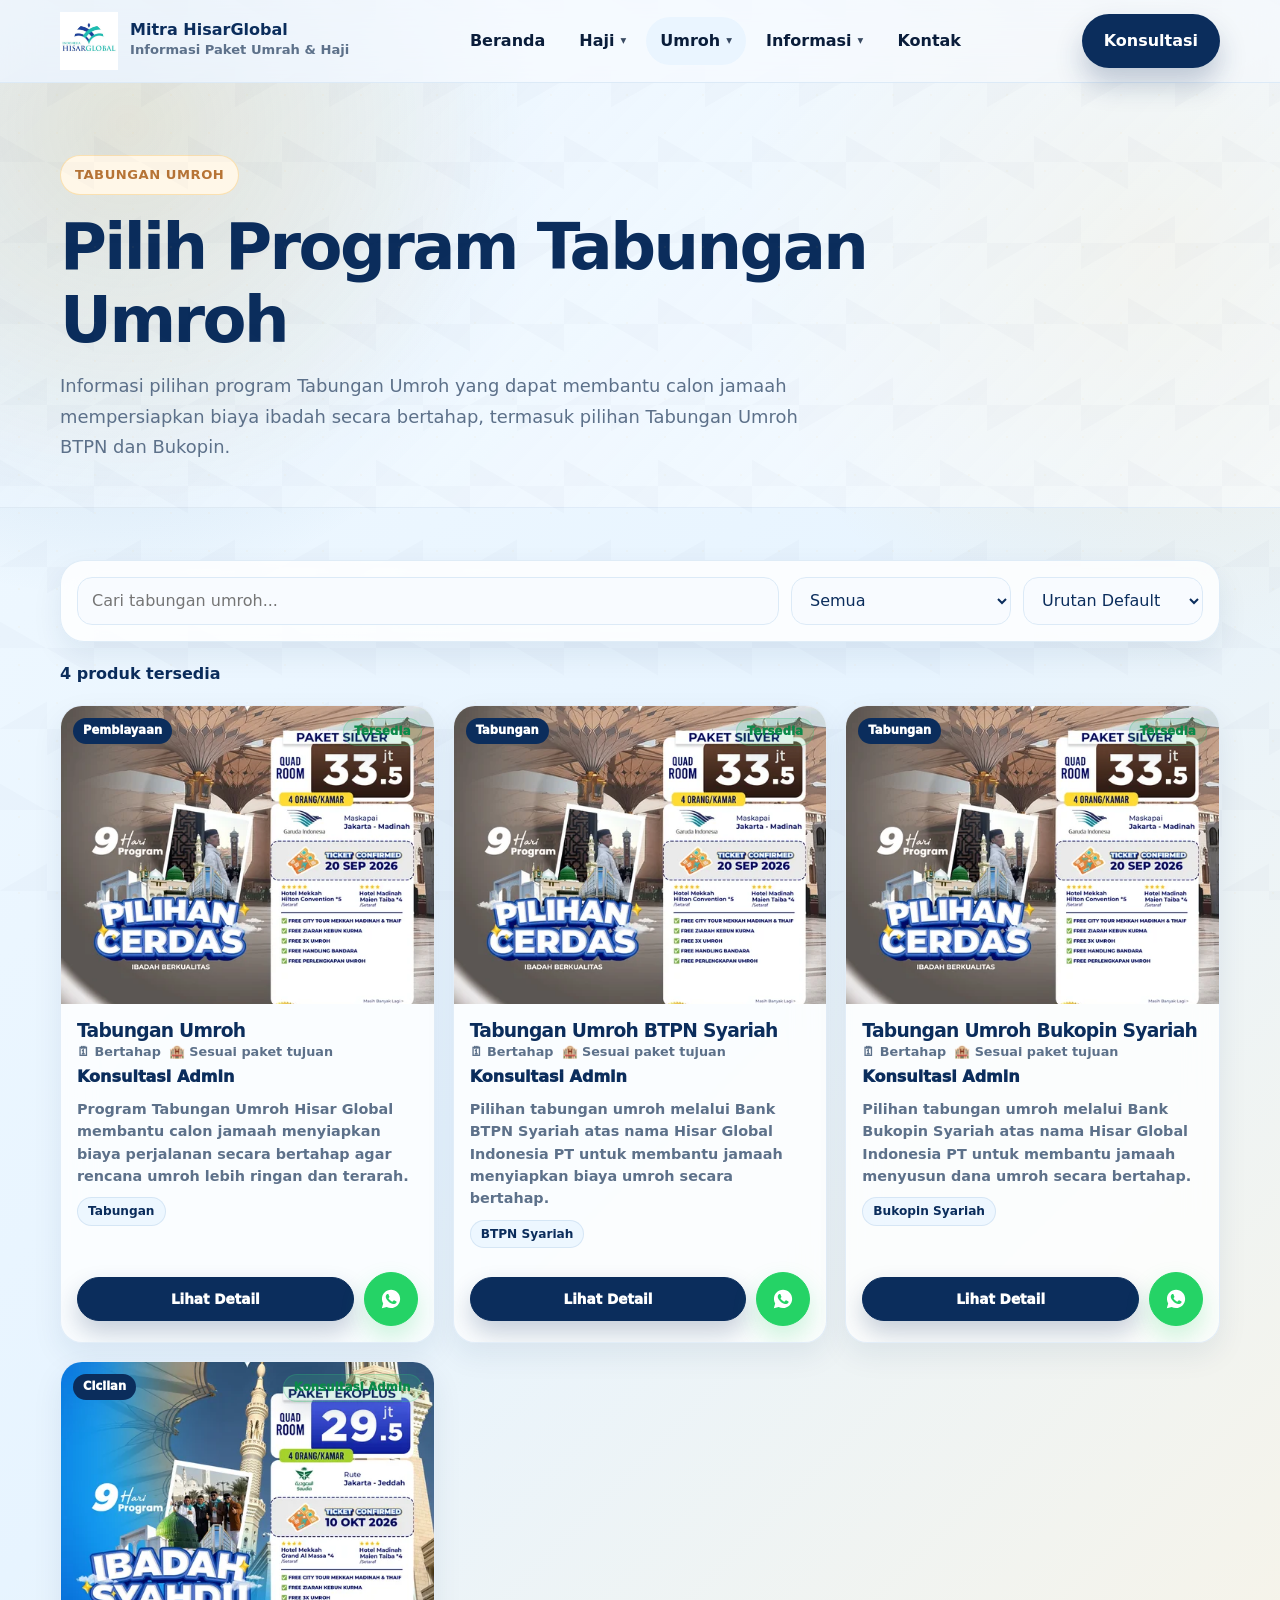
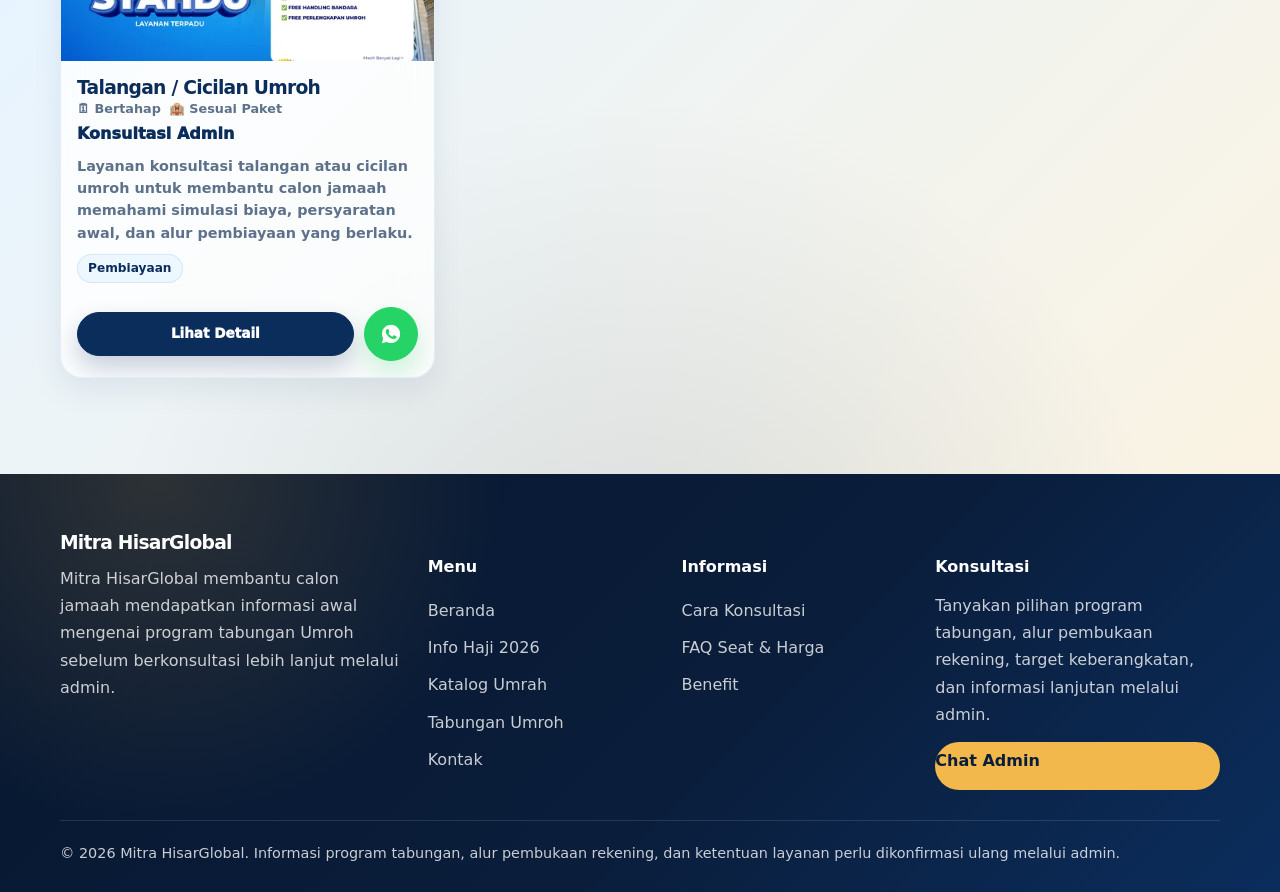
<file: tabungan-umroh.html>
<!doctype html>
<html lang="id">
  <head>
    <meta charset="UTF-8" />
    <meta name="viewport" content="width=device-width, initial-scale=1.0" />

    <link rel="stylesheet" href="css/style.css" />

    <title>Tabungan Umroh | Mitra HisarGlobal</title>

    <meta
      name="description"
      content="Informasi program Tabungan Umroh Hisar Global melalui Mitra HisarGlobal, termasuk pilihan Tabungan Umroh BTPN dan Bukopin."
    />
  </head>

  <body>
    <header class="site-header">
      <div class="container navbar">
        <a class="brand" href="index.html" aria-label="Mitra HisarGlobal">
          <img src="assets/images/logo.jpg" alt="Logo Mitra HisarGlobal" />

          <span>
            <strong>Mitra HisarGlobal</strong>
            <span>Informasi Paket Umrah & Haji</span>
          </span>
        </a>

        <nav class="nav-menu" data-nav-menu>
          <a href="index.html">Beranda</a>

          <div class="nav-item has-submenu" data-submenu>
            <button
              class="nav-parent"
              type="button"
              aria-expanded="false"
              data-submenu-toggle
            >
              Haji
              <span class="submenu-arrow">▾</span>
            </button>

            <div class="nav-dropdown">
              <a href="haji.html">Info Haji 2026</a>
            </div>
          </div>

          <div class="nav-item has-submenu" data-submenu>
            <button
              class="nav-parent active"
              type="button"
              aria-expanded="false"
              data-submenu-toggle
            >
              Umroh
              <span class="submenu-arrow">▾</span>
            </button>

            <div class="nav-dropdown nav-dropdown-wide">
              <a href="umrah.html">Semua Paket Umroh Hisar</a>
              <a href="umrah.html?q=private">Umroh Private</a>
              <a href="tabungan-umroh.html">Pilih Tabungan Umroh</a>
            </div>
          </div>

          <div class="nav-item has-submenu" data-submenu>
            <button
              class="nav-parent"
              type="button"
              aria-expanded="false"
              data-submenu-toggle
            >
              Informasi
              <span class="submenu-arrow">▾</span>
            </button>

            <div class="nav-dropdown nav-dropdown-info">
              <a href="index.html#proses">Cara Konsultasi</a>
              <a href="index.html#faq">FAQ</a>
              <a href="index.html#legalitas">Benefit</a>
            </div>
          </div>

          <a href="kontak.html">Kontak</a>
        </nav>

        <div class="header-actions">
          <a
            class="btn btn-primary"
            data-whatsapp
            target="_blank"
            rel="noopener"
          >
            Konsultasi
          </a>

          <button
            class="menu-toggle"
            type="button"
            aria-label="Buka menu"
            data-menu-toggle
          >
            <span></span>
            <span></span>
            <span></span>
          </button>
        </div>
      </div>
    </header>

    <main data-split-catalog="tabungan">
      <section class="split-catalog-hero">
        <div class="container">
          <span class="kicker">Tabungan Umroh</span>

          <h1>Pilih Program Tabungan Umroh</h1>

          <p class="lead">
            Informasi pilihan program Tabungan Umroh yang dapat membantu calon
            jamaah mempersiapkan biaya ibadah secara bertahap, termasuk pilihan
            Tabungan Umroh BTPN dan Bukopin.
          </p>
        </div>
      </section>

      <section class="section-sm">
        <div class="container">
          <div class="split-filter-bar split-filter-bar-compact">
            <input
              class="form-control"
              type="search"
              placeholder="Cari tabungan umroh..."
              data-split-search
            />

            <select class="form-control" data-split-category>
              <option value="Semua">Semua Kategori</option>
            </select>

            <select class="form-control" data-split-sort>
              <option value="default">Urutan Default</option>
              <option value="name">Nama A-Z</option>
            </select>
          </div>

          <div class="split-catalog-head">
            <strong data-split-count>Memuat produk...</strong>
          </div>

          <div class="catalog-grid split-catalog-grid" data-split-grid>
            <div class="notice">Memuat produk tabungan umroh...</div>
          </div>

          <div class="notice" data-split-empty style="display: none">
            Produk tabungan umroh belum tersedia atau tidak sesuai filter.
          </div>
        </div>
      </section>
    </main>

    <footer class="site-footer">
      <div class="container">
        <div class="footer-grid">
          <div>
            <h3>Mitra HisarGlobal</h3>

            <p>
              Mitra HisarGlobal membantu calon jamaah mendapatkan informasi awal
              mengenai program tabungan Umroh sebelum berkonsultasi lebih lanjut
              melalui admin.
            </p>
          </div>

          <div>
            <h4>Menu</h4>
            <a href="index.html">Beranda</a>
            <a href="haji.html">Info Haji 2026</a>
            <a href="umrah.html">Katalog Umrah</a>
            <a href="tabungan-umroh.html">Tabungan Umroh</a>
            <a href="kontak.html">Kontak</a>
          </div>

          <div>
            <h4>Informasi</h4>
            <a href="index.html#proses">Cara Konsultasi</a>
            <a href="index.html#faq">FAQ Seat & Harga</a>
            <a href="index.html#legalitas">Benefit</a>
          </div>

          <div>
            <h4>Konsultasi</h4>

            <p>
              Tanyakan pilihan program tabungan, alur pembukaan rekening, target
              keberangkatan, dan informasi lanjutan melalui admin.
            </p>

            <a
              class="btn btn-gold"
              data-whatsapp
              target="_blank"
              rel="noopener"
              style="margin-top: 14px"
            >
              Chat Admin
            </a>
          </div>
        </div>

        <div class="footer-bottom">
          <p>
            © <span data-year></span> Mitra HisarGlobal. Informasi program
            tabungan, alur pembukaan rekening, dan ketentuan layanan perlu
            dikonfirmasi ulang melalui admin.
          </p>
        </div>
      </div>
    </footer>

    <a class="sticky-whatsapp" data-whatsapp target="_blank" rel="noopener">
      💬 Konsultasi Tabungan
    </a>

    <script src="js/main.js"></script>
    <script src="js/split-catalog.js"></script>
  </body>
</html>
</file>
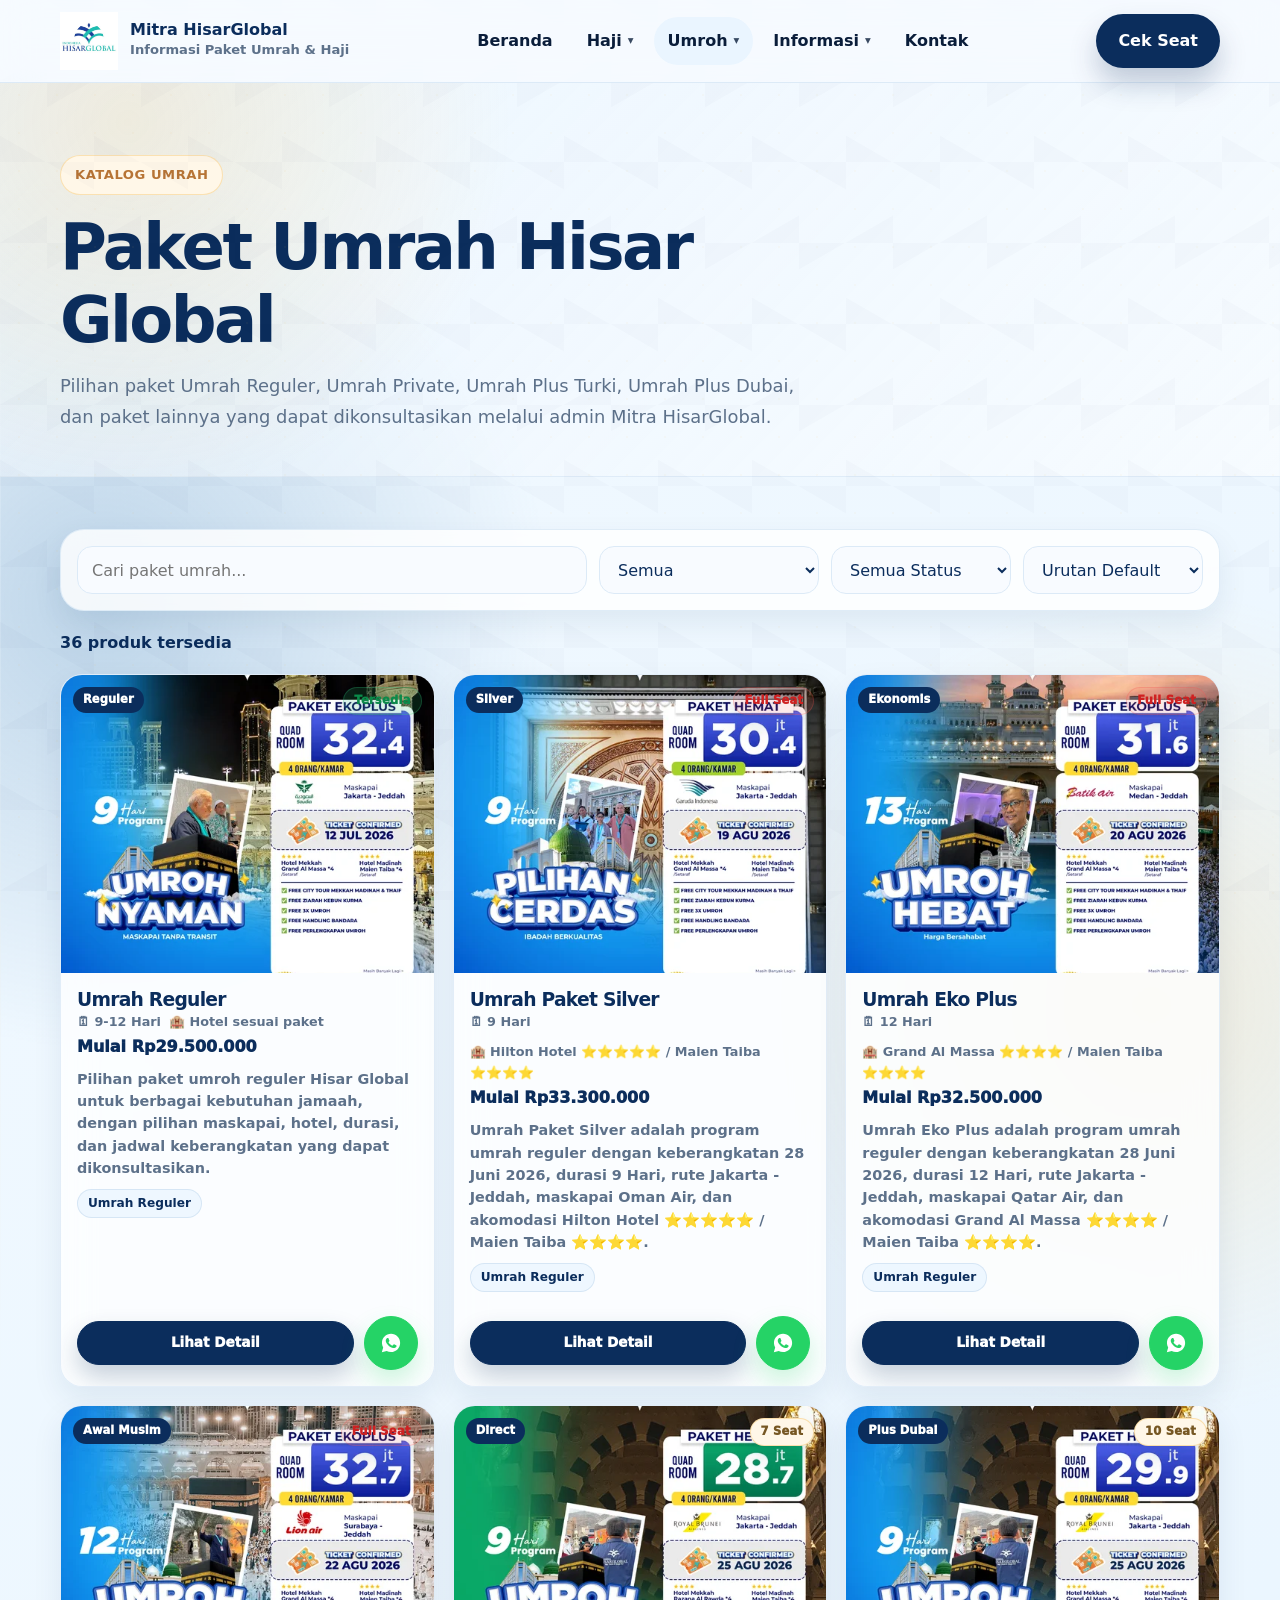
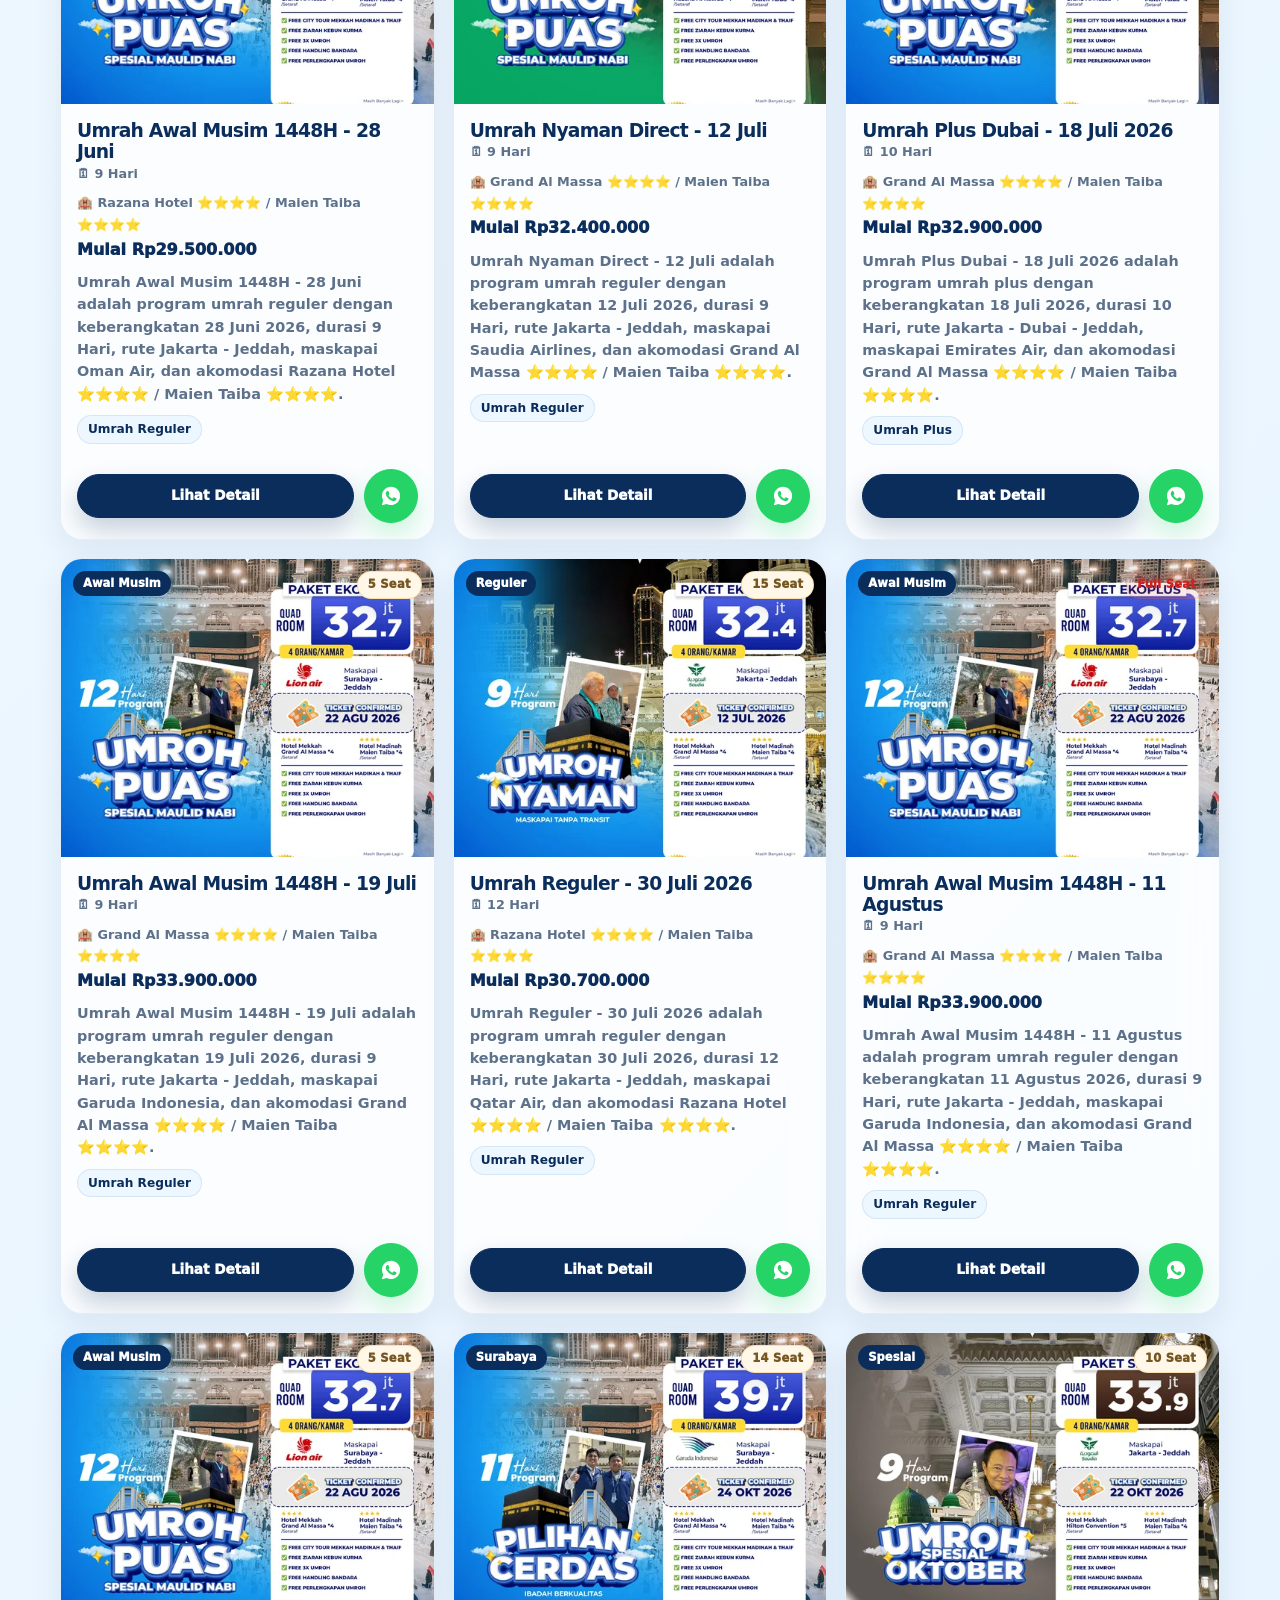
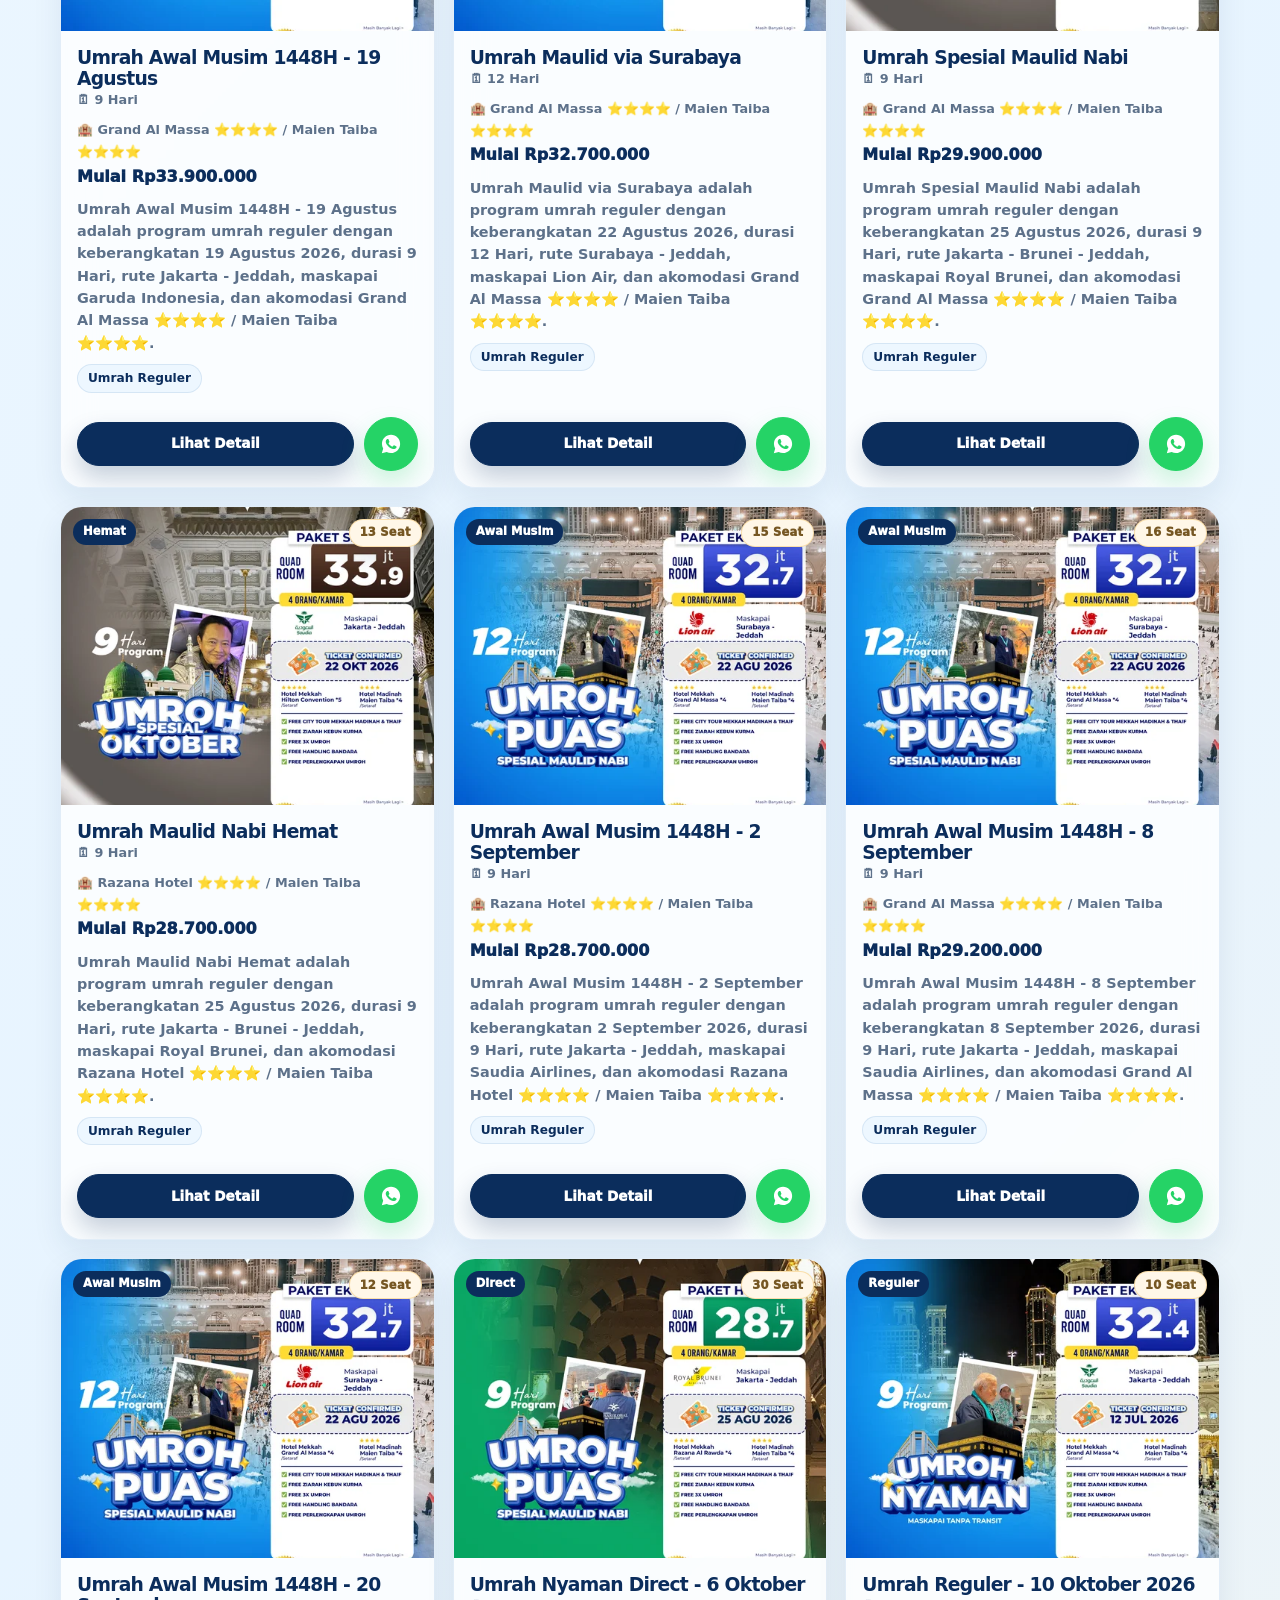
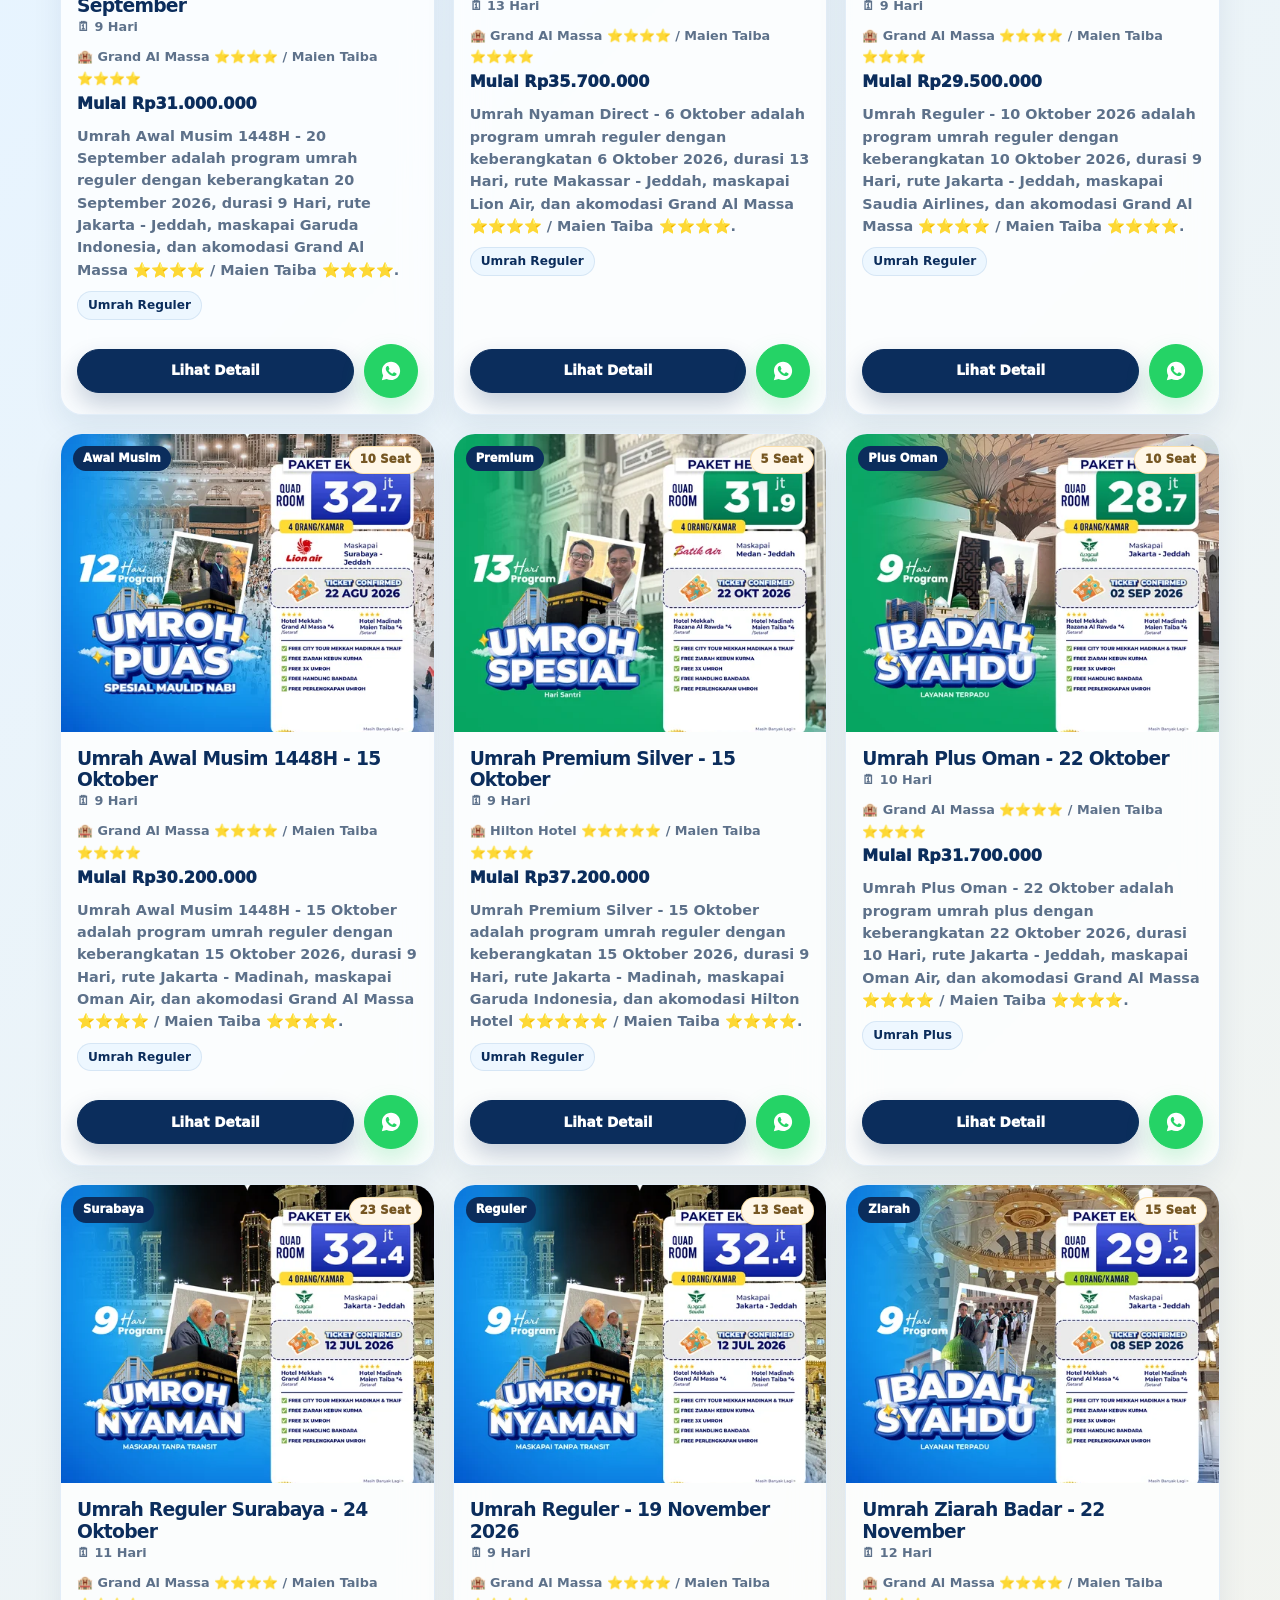
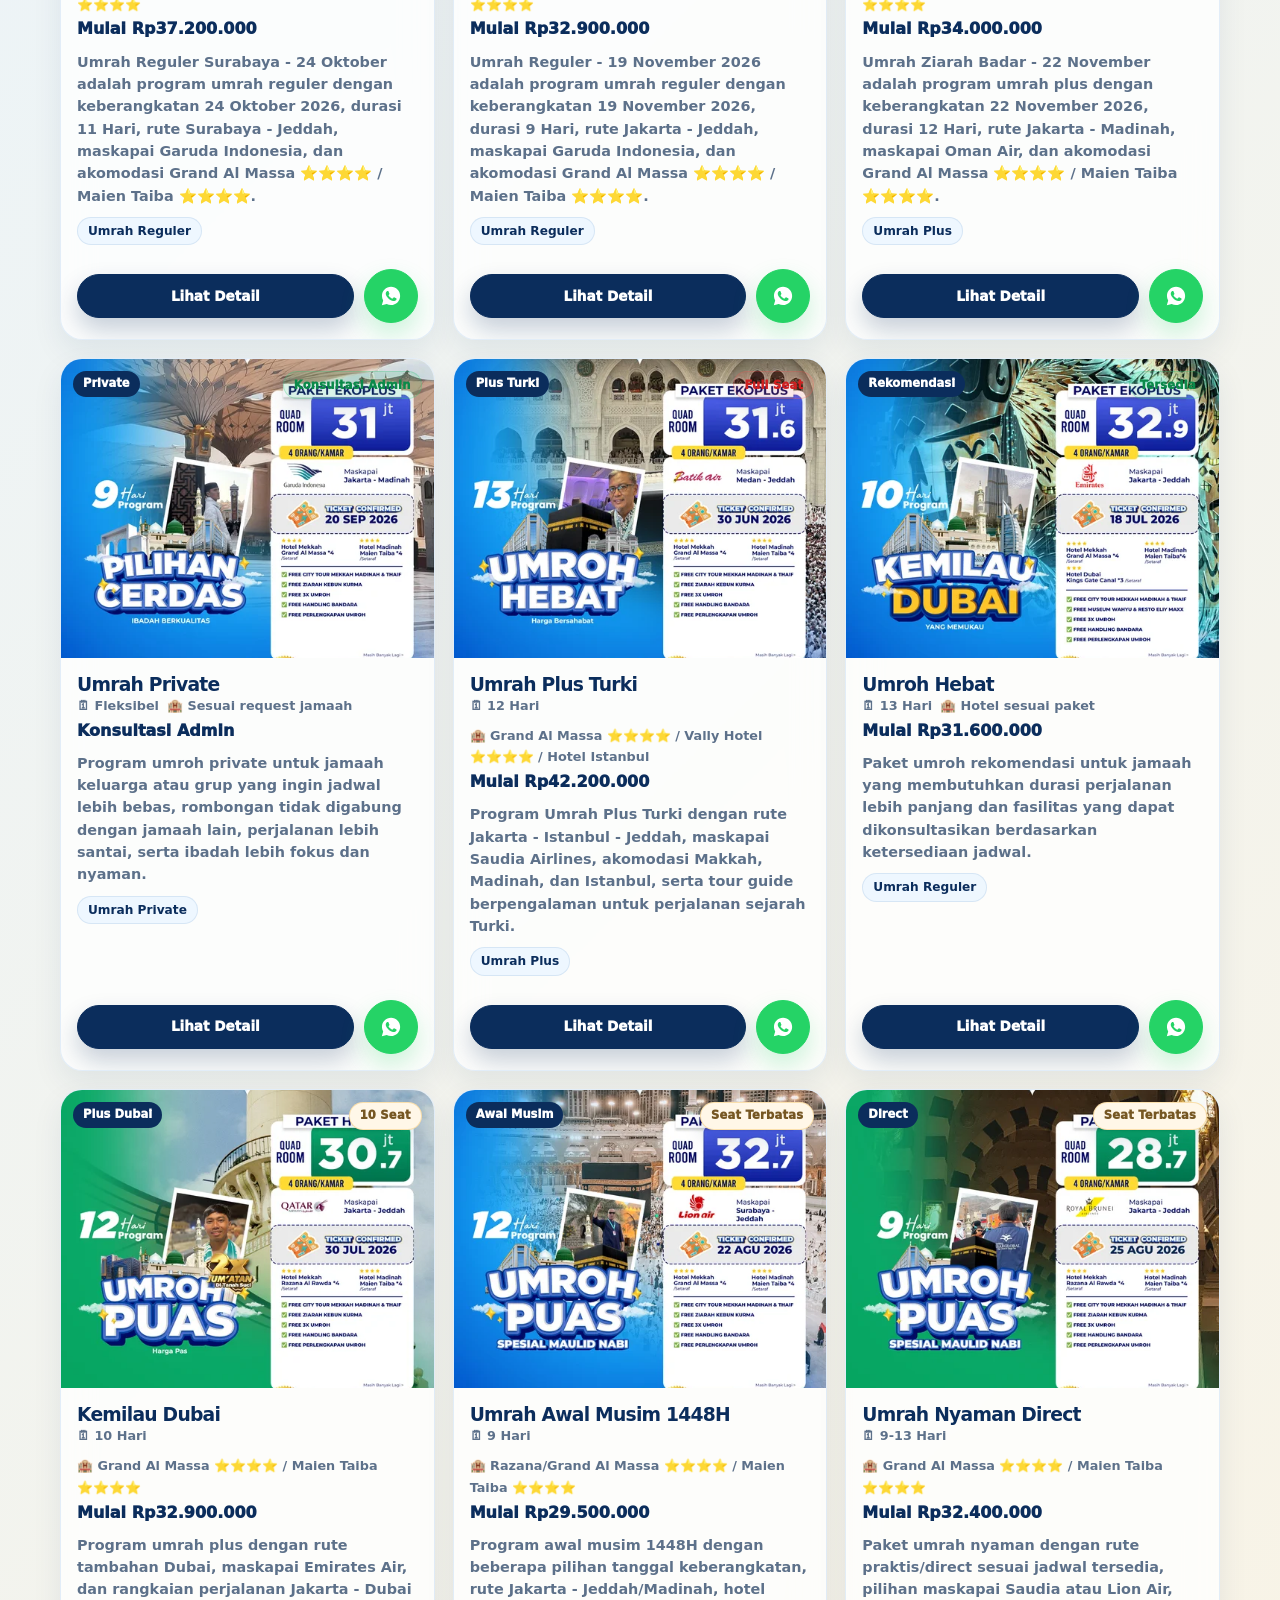
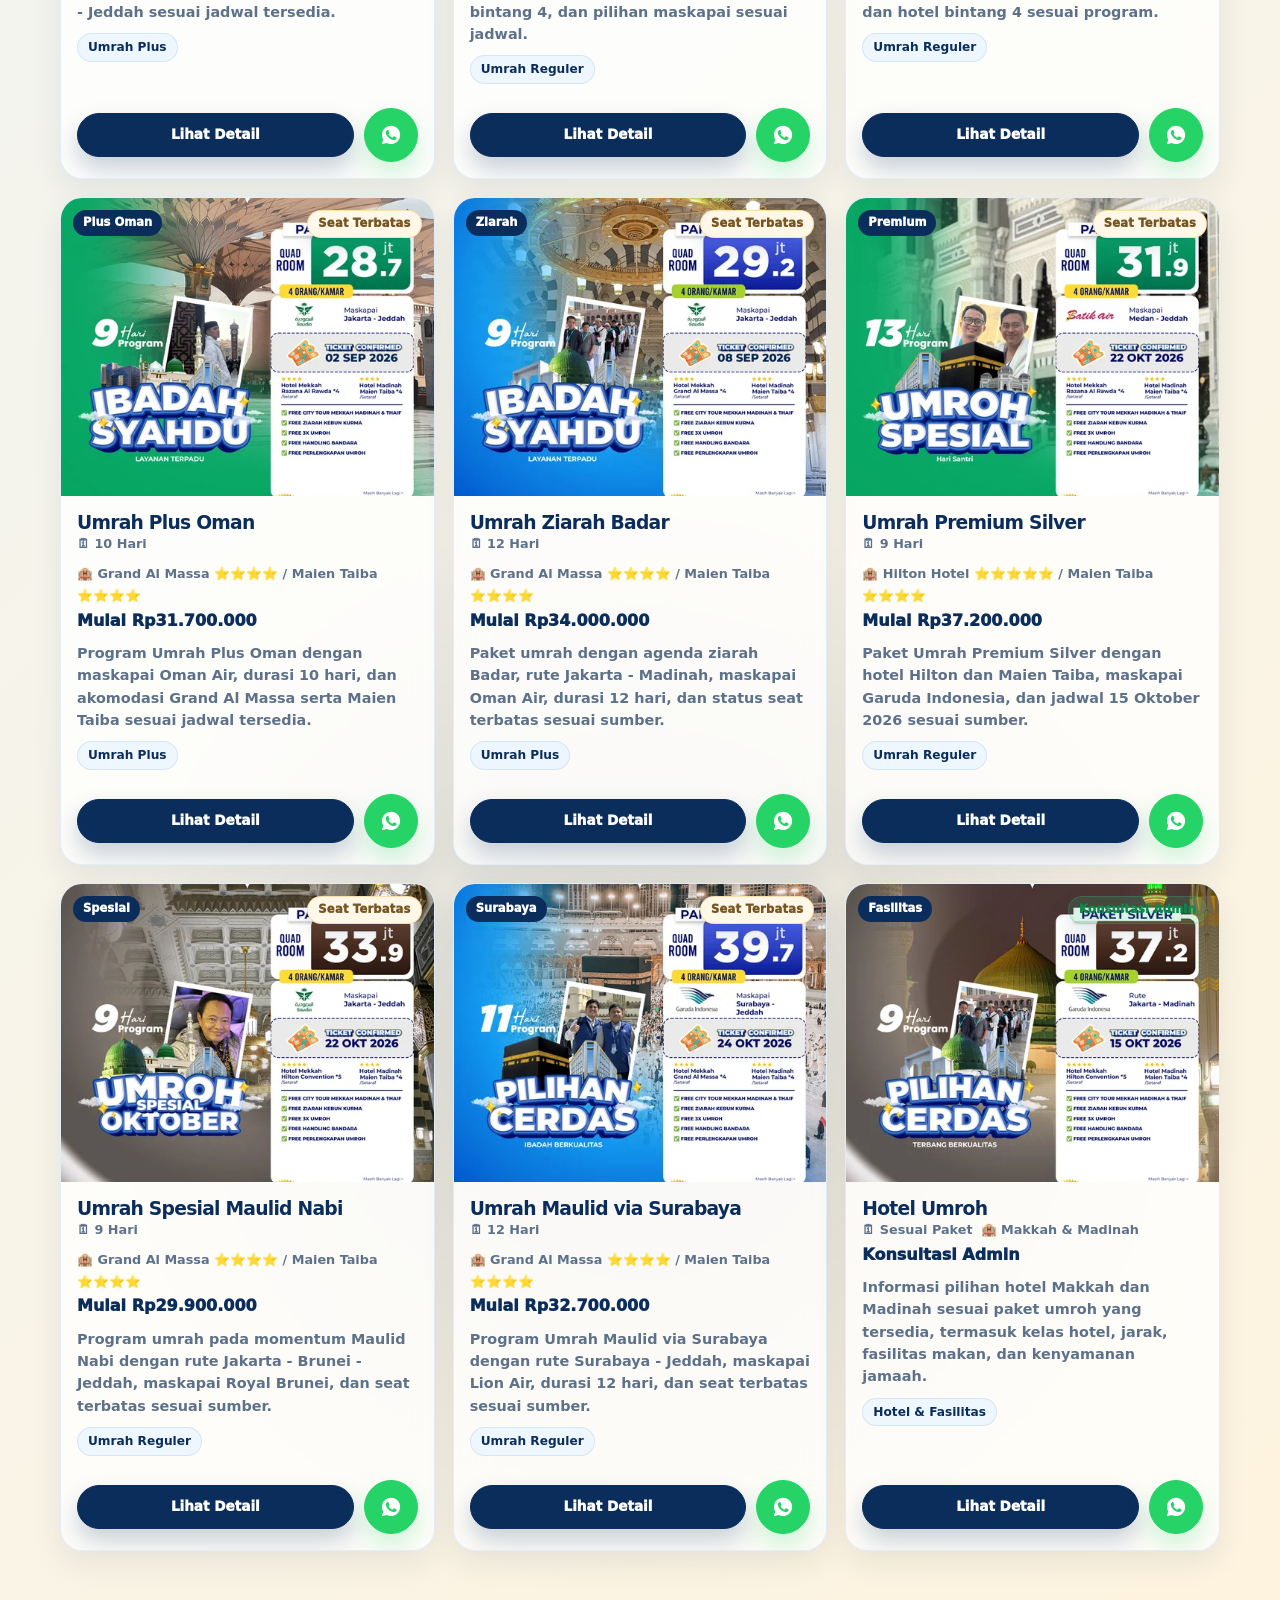
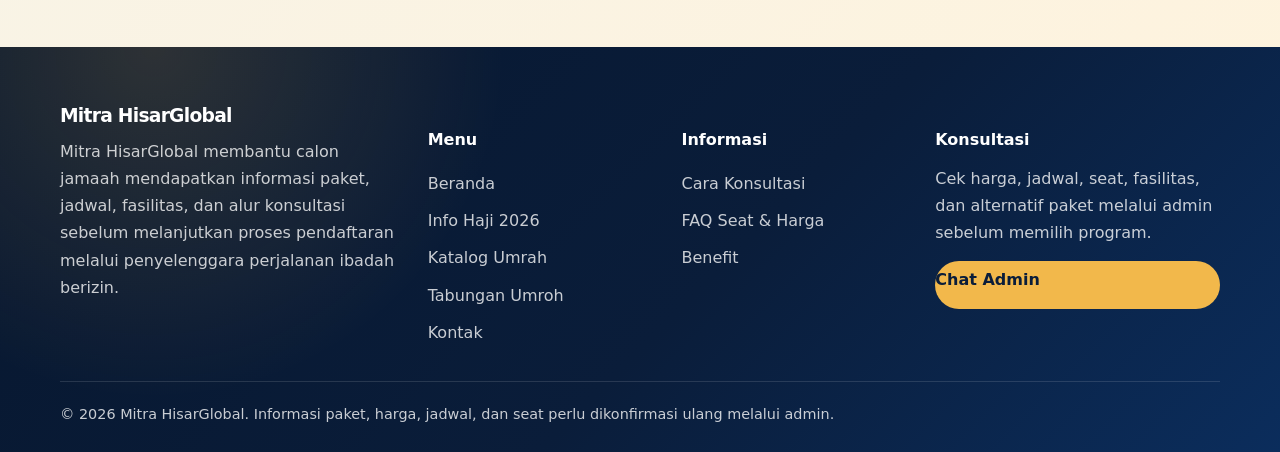
<file: umrah.html>
<!doctype html>
<html lang="id">
  <head>
    <meta charset="UTF-8" />
    <meta name="viewport" content="width=device-width, initial-scale=1.0" />

    <link rel="stylesheet" href="css/style.css" />

    <title>Katalog Umrah | Mitra HisarGlobal</title>

    <meta
      name="description"
      content="Katalog paket Umrah Hisar Global, Umrah Private, Umrah Plus Turki, dan Umrah Plus Dubai melalui Mitra HisarGlobal."
    />
  </head>

  <body>
    <header class="site-header">
      <div class="container navbar">
        <a class="brand" href="index.html" aria-label="Mitra HisarGlobal">
          <img src="assets/images/logo.jpg" alt="Logo Mitra HisarGlobal" />

          <span>
            <strong>Mitra HisarGlobal</strong>
            <span>Informasi Paket Umrah & Haji</span>
          </span>
        </a>

        <nav class="nav-menu" data-nav-menu>
          <a href="index.html">Beranda</a>

          <div class="nav-item has-submenu" data-submenu>
            <button
              class="nav-parent"
              type="button"
              aria-expanded="false"
              data-submenu-toggle
            >
              Haji
              <span class="submenu-arrow">▾</span>
            </button>

            <div class="nav-dropdown">
              <a href="haji.html">Info Haji 2026</a>
            </div>
          </div>

          <div class="nav-item has-submenu" data-submenu>
            <button
              class="nav-parent active"
              type="button"
              aria-expanded="false"
              data-submenu-toggle
            >
              Umroh
              <span class="submenu-arrow">▾</span>
            </button>

            <div class="nav-dropdown nav-dropdown-wide">
              <a href="umrah.html">Semua Paket Umroh Hisar</a>
              <a href="umrah.html?q=private">Umroh Private</a>
              <a href="tabungan-umroh.html">Pilih Tabungan Umroh</a>
            </div>
          </div>

          <div class="nav-item has-submenu" data-submenu>
            <button
              class="nav-parent"
              type="button"
              aria-expanded="false"
              data-submenu-toggle
            >
              Informasi
              <span class="submenu-arrow">▾</span>
            </button>

            <div class="nav-dropdown nav-dropdown-info">
              <a href="index.html#proses">Cara Konsultasi</a>
              <a href="index.html#faq">FAQ</a>
              <a href="index.html#legalitas">Benefit</a>
            </div>
          </div>

          <a href="kontak.html">Kontak</a>
        </nav>

        <div class="header-actions">
          <a
            class="btn btn-primary"
            data-whatsapp
            target="_blank"
            rel="noopener"
          >
            Cek Seat
          </a>

          <button
            class="menu-toggle"
            type="button"
            aria-label="Buka menu"
            data-menu-toggle
          >
            <span></span>
            <span></span>
            <span></span>
          </button>
        </div>
      </div>
    </header>

    <main data-split-catalog="umrah">
      <section class="split-catalog-hero">
        <div class="container">
          <span class="kicker">Katalog Umrah</span>

          <h1>Paket Umrah Hisar Global</h1>

          <p class="lead">
            Pilihan paket Umrah Reguler, Umrah Private, Umrah Plus Turki, Umrah
            Plus Dubai, dan paket lainnya yang dapat dikonsultasikan melalui
            admin Mitra HisarGlobal.
          </p>
        </div>
      </section>

      <section class="section-sm">
        <div class="container">
          <div class="split-filter-bar">
            <input
              class="form-control"
              type="search"
              placeholder="Cari paket umrah..."
              data-split-search
            />

            <select class="form-control" data-split-category>
              <option value="Semua">Semua Kategori</option>
            </select>

            <select class="form-control" data-split-status>
              <option value="">Semua Status</option>
              <option value="available">Tersedia</option>
              <option value="limited">Seat Terbatas</option>
              <option value="full">Full Seat</option>
              <option value="closed">Ditutup</option>
              <option value="coming-soon">Segera Hadir</option>
            </select>

            <select class="form-control" data-split-sort>
              <option value="default">Urutan Default</option>
              <option value="name">Nama A-Z</option>
              <option value="price-low">Harga Terendah</option>
              <option value="price-high">Harga Tertinggi</option>
            </select>
          </div>

          <div class="split-catalog-head">
            <strong data-split-count>Memuat produk...</strong>
          </div>

          <div class="catalog-grid split-catalog-grid" data-split-grid>
            <div class="notice">Memuat katalog umrah...</div>
          </div>

          <div class="notice" data-split-empty style="display: none">
            Produk umrah belum tersedia atau tidak sesuai filter.
          </div>
        </div>
      </section>
    </main>

    <footer class="site-footer">
      <div class="container">
        <div class="footer-grid">
          <div>
            <h3>Mitra HisarGlobal</h3>

            <p>
              Mitra HisarGlobal membantu calon jamaah mendapatkan informasi
              paket, jadwal, fasilitas, dan alur konsultasi sebelum melanjutkan
              proses pendaftaran melalui penyelenggara perjalanan ibadah
              berizin.
            </p>
          </div>

          <div>
            <h4>Menu</h4>
            <a href="index.html">Beranda</a>
            <a href="haji.html">Info Haji 2026</a>
            <a href="umrah.html">Katalog Umrah</a>
            <a href="tabungan-umroh.html">Tabungan Umroh</a>
            <a href="kontak.html">Kontak</a>
          </div>

          <div>
            <h4>Informasi</h4>
            <a href="index.html#proses">Cara Konsultasi</a>
            <a href="index.html#faq">FAQ Seat & Harga</a>
            <a href="index.html#legalitas">Benefit</a>
          </div>

          <div>
            <h4>Konsultasi</h4>

            <p>
              Cek harga, jadwal, seat, fasilitas, dan alternatif paket melalui
              admin sebelum memilih program.
            </p>

            <a
              class="btn btn-gold"
              data-whatsapp
              target="_blank"
              rel="noopener"
              style="margin-top: 14px"
            >
              Chat Admin
            </a>
          </div>
        </div>

        <div class="footer-bottom">
          <p>
            © <span data-year></span> Mitra HisarGlobal. Informasi paket, harga,
            jadwal, dan seat perlu dikonfirmasi ulang melalui admin.
          </p>
        </div>
      </div>
    </footer>

    <a class="sticky-whatsapp" data-whatsapp target="_blank" rel="noopener">
      💬 Cek Seat & Harga
    </a>

    <script src="js/main.js"></script>
    <script src="js/split-catalog.js"></script>
  </body>
</html>
</file>
<file: css/style.css>
:root {
  --navy: #0b2d5c;
  --navy2: #0a1d3a;
  --blue: #2b6ea8;
  --sky: #eaf5ff;
  --gold: #f2b84b;
  --goldDark: #b77435;
  --ivory: #f8fbff;
  --white: #fff;
  --text: #2f4057;
  --muted: #5d718a;
  --line: #dceaf7;
  --shadow: 0 20px 50px rgba(11, 45, 92, 0.12);
  --soft: 0 12px 30px rgba(11, 45, 92, 0.08);
  --r: 24px;
  --container: 1160px;
}
* {
  box-sizing: border-box;
}
html {
  scroll-behavior: smooth;
}
body {
  margin: 0;
  font-family: Manrope, Inter, system-ui, sans-serif;
  background:
    radial-gradient(
      circle at 8% 8%,
      rgba(215, 236, 255, 0.8),
      transparent 22rem
    ),
    var(--ivory);
  color: var(--text);
  line-height: 1.7;
}
a {
  text-decoration: none;
  color: inherit;
}
img {
  max-width: 100%;
  display: block;
}
button,
input,
select,
textarea {
  font: inherit;
}
.container {
  width: min(100% - 32px, var(--container));
  margin: auto;
}
.section {
  padding: 84px 0;
}
.section-sm {
  padding: 52px 0;
}
h1,
h2,
h3 {
  margin: 0;
  color: var(--navy);
  line-height: 1.14;
  letter-spacing: -0.04em;
}
h1 {
  font-size: clamp(2.25rem, 5vw, 4.6rem);
}
h2 {
  font-size: clamp(1.8rem, 3.4vw, 3rem);
}
p {
  margin: 0;
}
.lead {
  color: var(--muted);
  font-size: clamp(1rem, 1.5vw, 1.12rem);
}
.kicker {
  display: inline-flex;
  width: max-content;
  align-items: center;
  gap: 8px;
  padding: 8px 14px;
  border: 1px solid rgba(242, 184, 75, 0.35);
  background: #fff7e8;
  color: var(--goldDark);
  border-radius: 999px;
  font-weight: 900;
  font-size: 0.82rem;
  text-transform: uppercase;
  letter-spacing: 0.04em;
}
.btn {
  display: inline-flex;
  align-items: center;
  justify-content: center;
  gap: 9px;
  min-height: 48px;
  padding: 13px 22px;
  border-radius: 999px;
  border: 0;
  cursor: pointer;
  font-weight: 900;
  transition: 0.2s;
}
.btn:hover {
  transform: translateY(-2px);
}
.btn-primary {
  color: #fff;
  background: var(--navy);
  box-shadow: 0 16px 28px rgba(11, 45, 92, 0.23);
}
.btn-gold {
  color: var(--navy2);
  background: var(--gold);
}
.btn-outline {
  color: var(--navy);
  background: rgba(255, 255, 255, 0.72);
  border: 1px solid rgba(11, 45, 92, 0.18);
}
.site-header {
  position: sticky;
  top: 0;
  z-index: 90;
  background: rgba(248, 251, 255, 0.9);
  border-bottom: 1px solid var(--line);
  backdrop-filter: blur(18px);
}
.navbar {
  height: 82px;
  display: flex;
  align-items: center;
  justify-content: space-between;
  gap: 22px;
}
.brand {
  display: flex;
  align-items: center;
  gap: 12px;
}
.brand img {
  width: 58px;
}
.brand strong {
  display: block;
  color: var(--navy);
  line-height: 1.1;
}
.brand span span {
  display: block;
  color: var(--muted);
  font-size: 0.82rem;
  font-weight: 700;
}
.nav-menu {
  display: flex;
  gap: 6px;
}
.nav-menu a {
  font-weight: 850;
  color: var(--navy2);
  padding: 10px 14px;
  border-radius: 999px;
}
.nav-menu a:hover,
.nav-menu a.active {
  background: var(--sky);
}
.header-actions {
  display: flex;
  gap: 12px;
}
.menu-toggle {
  display: none;
  width: 46px;
  height: 46px;
  border: 1px solid var(--line);
  border-radius: 16px;
  background: white;
}
.menu-toggle span {
  display: block;
  width: 21px;
  height: 2px;
  background: var(--navy);
  margin: 4px auto;
  border-radius: 9px;
}
.hero {
  position: relative;
  overflow: hidden;
  background: linear-gradient(
    100deg,
    rgba(234, 245, 255, 0.96),
    rgba(255, 255, 255, 0.82) 48%,
    rgba(199, 230, 255, 0.92)
  );
  border-bottom: 1px solid var(--line);
}
.hero-inner {
  padding: 74px 0 46px;
  display: grid;
  grid-template-columns: 0.9fr 1.1fr;
  align-items: center;
  gap: 52px;
}
.hero-copy {
  display: grid;
  gap: 22px;
}
.gold-line {
  width: 68px;
  height: 4px;
  background: var(--gold);
  border-radius: 99px;
}
.hero-actions {
  display: flex;
  gap: 14px;
  flex-wrap: wrap;
}
.feature-mini {
  display: flex;
  gap: 14px;
  flex-wrap: wrap;
  margin-top: 10px;
}
.feature-mini div {
  display: flex;
  align-items: center;
  gap: 10px;
  font-weight: 850;
  color: var(--navy);
}
.icon-circle {
  width: 42px;
  height: 42px;
  border-radius: 16px;
  display: grid;
  place-items: center;
  color: var(--goldDark);
  background: #fff7e8;
  border: 1px solid rgba(242, 184, 75, 0.34);
}
.hero-media {
  position: relative;
}
.main-visual {
  overflow: hidden;
  border-radius: 46px 46px 46px 130px;
  box-shadow: var(--shadow);
  border: 1px solid rgba(255, 255, 255, 0.9);
}
.main-visual img {
  width: 100%;
  aspect-ratio: 1.56/1;
  object-fit: cover;
}
.float-feature {
  position: absolute;
  right: 18px;
  width: min(300px, 58%);
  display: grid;
  grid-template-columns: 64px 1fr;
  gap: 13px;
  align-items: center;
  background: rgba(255, 255, 255, 0.96);
  border: 1px solid var(--line);
  border-radius: 22px;
  padding: 13px;
  box-shadow: var(--soft);
}
.float-feature img {
  width: 64px;
  height: 52px;
  border-radius: 14px;
  object-fit: cover;
}
.float-feature strong {
  display: block;
  color: var(--navy);
  line-height: 1.1;
}
.float-feature span {
  color: var(--muted);
  font-size: 0.84rem;
  font-weight: 700;
  line-height: 1.35;
}
.float-feature.one {
  top: 42px;
}
.float-feature.two {
  top: 154px;
  right: 44px;
}
.float-feature.three {
  top: 266px;
}
.main-grid {
  display: grid;
  grid-template-columns: minmax(0, 1.35fr) minmax(320px, 0.65fr);
  gap: 22px;
  align-items: start;
}
.panel {
  background: rgba(255, 255, 255, 0.92);
  border: 1px solid var(--line);
  border-radius: var(--r);
  box-shadow: var(--soft);
}
.panel-pad {
  padding: 26px;
}
.section-title-row {
  display: flex;
  justify-content: space-between;
  align-items: end;
  gap: 18px;
  margin-bottom: 20px;
}
.section-title-row a {
  color: var(--muted);
  font-weight: 850;
}
.package-carousel {
  display: grid;
  grid-template-columns: repeat(3, 1fr);
  gap: 14px;
}
.package-card {
  overflow: hidden;
  background: white;
  border: 1px solid var(--line);
  border-radius: 22px;
  box-shadow: var(--soft);
}
.package-image {
  position: relative;
}
.package-image img {
  width: 100%;
  aspect-ratio: 1.25/1;
  object-fit: cover;
}
.package-tag {
  position: absolute;
  left: 12px;
  top: 12px;
  color: white;
  background: var(--navy);
  border-radius: 999px;
  padding: 5px 10px;
  font-size: 0.72rem;
  font-weight: 900;
}
.package-body {
  padding: 16px;
  display: grid;
  gap: 10px;
}
.meta-line {
  display: flex;
  flex-wrap: wrap;
  gap: 8px;
  color: var(--muted);
  font-size: 0.8rem;
  font-weight: 800;
}
.package-price {
  color: var(--navy);
  font-weight: 950;
}
.package-bottom {
  display: grid;
  grid-template-columns: 1fr auto;
  gap: 9px;
  align-items: center;
}
.chat-mini {
  display: inline-flex;
  align-items: center;
  gap: 7px;
  border: 1px solid var(--line);
  border-radius: 999px;
  padding: 8px 12px;
  font-size: 0.82rem;
  font-weight: 900;
  color: var(--navy);
}
.arrow-round {
  width: 36px;
  height: 36px;
  border-radius: 50%;
  display: grid;
  place-items: center;
  color: var(--navy);
  background: var(--gold);
  font-weight: 950;
}
.timeline-card {
  padding: 25px;
}
.timeline {
  display: grid;
  gap: 18px;
  margin-top: 20px;
}
.timeline-item {
  display: grid;
  grid-template-columns: 38px 1fr;
  gap: 13px;
  position: relative;
}
.timeline-item:not(:last-child)::after {
  content: "";
  position: absolute;
  left: 18px;
  top: 42px;
  width: 2px;
  height: calc(100% - 22px);
  background: var(--line);
}
.timeline-num {
  width: 38px;
  height: 38px;
  border-radius: 50%;
  display: grid;
  place-items: center;
  color: white;
  background: var(--navy);
  font-weight: 900;
  z-index: 1;
}
.timeline-item strong {
  display: block;
  color: var(--navy);
}
.timeline-item p {
  color: var(--muted);
  font-size: 0.92rem;
}
.validation-card {
  overflow: hidden;
}
.validation-head {
  padding: 24px;
  color: white;
  background:
    radial-gradient(
      circle at 100% 0,
      rgba(242, 184, 75, 0.23),
      transparent 16rem
    ),
    var(--navy);
}
.validation-head h2,
.validation-head h3 {
  color: white;
}
.validation-list {
  display: grid;
  gap: 17px;
  margin-top: 18px;
}
.validation-list div {
  display: grid;
  grid-template-columns: 40px 1fr;
  gap: 12px;
  align-items: start;
}
.validation-list span {
  width: 40px;
  height: 40px;
  border-radius: 14px;
  display: grid;
  place-items: center;
  background: rgba(242, 184, 75, 0.14);
  color: var(--gold);
}
.validation-list strong {
  display: block;
  color: white;
}
.validation-list small {
  color: rgba(255, 255, 255, 0.74);
  font-weight: 700;
}
.disclaimer {
  padding: 22px 24px;
  background: white;
  color: var(--muted);
  font-size: 0.92rem;
}
.testimonials-stats {
  display: grid;
  grid-template-columns: 1fr 1fr;
  gap: 22px;
  margin-top: 22px;
}
.review-grid {
  display: grid;
  grid-template-columns: repeat(2, 1fr);
  gap: 14px;
  margin-top: 16px;
}
.review {
  display: grid;
  grid-template-columns: 48px 1fr;
  gap: 13px;
  padding: 16px;
  background: rgba(255, 255, 255, 0.92);
  border: 1px solid var(--line);
  border-radius: 20px;
}
.avatar {
  width: 48px;
  height: 48px;
  border-radius: 50%;
  display: grid;
  place-items: center;
  background: var(--navy);
  color: white;
  font-weight: 950;
}
.stars {
  color: var(--goldDark);
  letter-spacing: 2px;
  font-size: 0.85rem;
}
.review p {
  color: var(--muted);
  font-size: 0.85rem;
  line-height: 1.55;
  margin-top: 4px;
}
.stats {
  display: grid;
  grid-template-columns: repeat(4, 1fr);
  background: linear-gradient(145deg, var(--sky), white);
}
.stat {
  padding: 25px 15px;
  text-align: center;
  border-right: 1px solid rgba(11, 45, 92, 0.1);
}
.stat:last-child {
  border-right: 0;
}
.stat-icon {
  font-size: 1.8rem;
  display: block;
  margin-bottom: 7px;
}
.stat strong {
  display: block;
  color: var(--navy);
  font-size: 1.75rem;
  line-height: 1;
}
.stat span {
  display: block;
  color: var(--navy);
  font-weight: 900;
  margin-top: 6px;
}
.stat small {
  display: block;
  color: var(--muted);
  font-weight: 700;
  line-height: 1.35;
  margin-top: 5px;
}
.cta-banner {
  overflow: hidden;
  display: grid;
  grid-template-columns: 1fr auto;
  gap: 28px;
  align-items: center;
  margin-top: 22px;
  padding: 28px 34px;
  color: white;
  background:
    radial-gradient(circle at 0 0, rgba(242, 184, 75, 0.2), transparent 18rem),
    var(--navy);
  border-radius: var(--r);
  box-shadow: var(--shadow);
}
.cta-banner h2 {
  color: white;
}
.cta-banner p {
  color: rgba(255, 255, 255, 0.78);
  margin-top: 8px;
}
.page-hero {
  padding: 62px 0 38px;
  background: var(--sky);
  border-bottom: 1px solid var(--line);
}
.page-head {
  display: grid;
  grid-template-columns: 1fr auto;
  align-items: end;
  gap: 24px;
}
.filters {
  margin-top: 28px;
  display: grid;
  grid-template-columns: 1fr 220px 180px;
  gap: 12px;
  padding: 16px;
  background: white;
  border: 1px solid var(--line);
  border-radius: var(--r);
  box-shadow: var(--soft);
}
.form-control {
  width: 100%;
  min-height: 48px;
  border: 1px solid var(--line);
  background: var(--ivory);
  color: var(--navy);
  border-radius: 15px;
  padding: 0 14px;
  outline: none;
}
.form-control:focus {
  border-color: var(--blue);
  box-shadow: 0 0 0 4px rgba(43, 110, 168, 0.13);
}
.catalog-grid {
  display: grid;
  grid-template-columns: repeat(3, 1fr);
  gap: 18px;
}
.detail-layout {
  display: grid;
  grid-template-columns: 0.9fr 1.1fr;
  gap: 28px;
  align-items: start;
}
.detail-image {
  position: sticky;
  top: 104px;
  overflow: hidden;
  border-radius: 34px;
  border: 1px solid var(--line);
  box-shadow: var(--soft);
}
.detail-info {
  display: grid;
  gap: 16px;
}
.detail-card,
.contact-box {
  padding: 24px;
  background: white;
  border: 1px solid var(--line);
  border-radius: var(--r);
  box-shadow: var(--soft);
}
.info-table {
  width: 100%;
  border-collapse: collapse;
  margin-top: 18px;
}
.info-table th,
.info-table td {
  padding: 12px 0;
  border-bottom: 1px solid var(--line);
  text-align: left;
  vertical-align: top;
}
.info-table th {
  color: var(--navy);
  width: 34%;
}
.list-check {
  display: grid;
  gap: 10px;
  list-style: none;
  padding: 0;
  margin: 16px 0 0;
}
.list-check li {
  display: flex;
  gap: 10px;
  color: var(--muted);
}
.list-check li:before {
  content: "✓";
  color: var(--goldDark);
  font-weight: 950;
}
.contact-grid {
  display: grid;
  grid-template-columns: 0.85fr 1.15fr;
  gap: 24px;
}
.contact-list {
  display: grid;
  gap: 13px;
  margin-top: 18px;
}
.contact-list a,
.contact-list span {
  color: var(--navy);
  font-weight: 900;
}
.contact-form {
  display: grid;
  gap: 14px;
  margin-top: 16px;
}
textarea.form-control {
  min-height: 140px;
  padding-block: 13px;
  resize: vertical;
}
.notice {
  padding: 18px;
  border-radius: 18px;
  background: #fff7e8;
  border: 1px solid rgba(242, 184, 75, 0.35);
  color: #765723;
  font-weight: 750;
}
.site-footer {
  margin-top: 44px;
  padding: 58px 0 26px;
  background: var(--navy2);
  color: rgba(255, 255, 255, 0.78);
}
.footer-grid {
  display: grid;
  grid-template-columns: 1.2fr 0.8fr 0.8fr 1fr;
  gap: 26px;
}
.footer-grid h3,
.footer-grid h4 {
  color: white;
  margin-bottom: 12px;
}
.footer-grid a {
  display: block;
  padding: 5px 0;
}
.footer-bottom {
  margin-top: 30px;
  padding-top: 20px;
  border-top: 1px solid rgba(255, 255, 255, 0.12);
  font-size: 0.9rem;
}
.sticky-whatsapp {
  position: fixed;
  right: 22px;
  bottom: 22px;
  z-index: 88;
  display: none;
  align-items: center;
  gap: 10px;
  min-height: 54px;
  padding: 12px 18px;
  border-radius: 999px;
  color: white;
  background: var(--navy);
  box-shadow: var(--shadow);
  font-weight: 900;
}
@media (max-width: 1080px) {
  .hero-inner,
  .main-grid,
  .detail-layout,
  .contact-grid,
  .testimonials-stats {
    grid-template-columns: 1fr;
  }
  .catalog-grid {
    grid-template-columns: repeat(2, 1fr);
  }
  .detail-image {
    position: static;
  }
}
@media (max-width: 840px) {
  .header-actions .btn {
    display: none;
  }
  .menu-toggle {
    display: inline-block;
  }
  .nav-menu {
    display: none;
    position: fixed;
    inset: 82px 16px auto 16px;
    flex-direction: column;
    align-items: stretch;
    padding: 14px;
    background: white;
    border: 1px solid var(--line);
    border-radius: var(--r);
    box-shadow: var(--shadow);
  }
  .nav-menu.open {
    display: flex;
  }
  .nav-menu a {
    padding: 13px 14px;
  }
  .hero-inner {
    padding-top: 44px;
  }
  .float-feature {
    display: none;
  }
  .package-carousel,
  .review-grid,
  .filters,
  .page-head {
    grid-template-columns: 1fr;
  }
  .package-carousel {
    display: flex;
    overflow-x: auto;
    scroll-snap-type: x mandatory;
    padding-bottom: 10px;
  }
  .package-card {
    min-width: 270px;
    scroll-snap-align: start;
  }
  .cta-banner {
    grid-template-columns: 1fr;
    padding: 26px;
  }
  .sticky-whatsapp {
    display: inline-flex;
  }
}
@media (max-width: 620px) {
  h1 {
    font-size: 2.3rem;
  }
  .section {
    padding: 60px 0;
  }
  .main-visual {
    border-radius: 28px;
  }
  .brand img {
    width: 50px;
  }
  .brand strong {
    font-size: 0.96rem;
  }
  .brand span span {
    font-size: 0.74rem;
  }
  .catalog-grid,
  .footer-grid,
  .stats {
    grid-template-columns: 1fr;
  }
  .stat {
    border-right: 0;
    border-bottom: 1px solid rgba(11, 45, 92, 0.1);
  }
  .stat:last-child {
    border-bottom: 0;
  }
  .sticky-whatsapp {
    left: 16px;
    right: 16px;
    justify-content: center;
  }
}
/* =========================================================
   HERO POSTER FINAL FIX
   Tujuan:
   - Poster diperbesar agar lebih terbaca
   - Tidak terpotong
   - Tetap proporsional secara UI/UX
   - Gradient sisi poster dibuat halus agar menyatu dengan background
========================================================= */

.hero {
  min-height: calc(100vh - 82px);
  display: flex;
  align-items: center;
  overflow: hidden;
}

.hero-inner {
  min-height: calc(100vh - 82px);
  padding: 62px 0 54px;
  display: grid;
  grid-template-columns: minmax(360px, 0.88fr) minmax(520px, 1.12fr);
  align-items: center;
  gap: clamp(38px, 4vw, 66px);
}

.hero-copy {
  max-width: 600px;
}

.hero-copy h1 {
  max-width: 580px;
}

.hero-copy .lead {
  max-width: 560px;
}

/* Area kanan hero */
.hero-media {
  position: relative;
  min-height: clamp(560px, 56vh, 680px);
  display: flex;
  align-items: center;
  justify-content: center;
  overflow: visible;
  isolation: isolate;
}

/* Glow besar di belakang poster */
.hero-media::before {
  content: "";
  position: absolute;
  inset: 4% 0;
  z-index: 0;
  border-radius: 52px;
  background: radial-gradient(
    ellipse at center,
    rgba(255, 255, 255, 0.98) 0%,
    rgba(232, 247, 255, 0.86) 42%,
    rgba(205, 233, 250, 0.58) 68%,
    rgba(205, 233, 250, 0) 100%
  );
  filter: blur(10px);
}

/* Container poster */
.main-visual {
  position: relative;
  z-index: 1;
  width: min(100%, 680px);
  min-height: clamp(540px, 54vh, 670px);
  display: flex;
  align-items: center;
  justify-content: center;
  overflow: visible;
  border: 0;
  border-radius: 44px;
  background: transparent;
  box-shadow: none;
}

/* Background lembut di belakang poster */
.main-visual::before {
  content: "";
  position: absolute;
  inset: 18px;
  z-index: 1;
  border-radius: 42px;
  background: linear-gradient(
    135deg,
    rgba(255, 255, 255, 0.9),
    rgba(226, 244, 255, 0.78)
  );
  border: 1px solid rgba(255, 255, 255, 0.9);
  box-shadow:
    0 28px 60px rgba(11, 45, 92, 0.14),
    inset 0 0 38px rgba(255, 255, 255, 0.7);
}

/* Gradient halus di sisi poster */
.main-visual::after {
  content: "";
  position: absolute;
  inset: 18px;
  z-index: 4;
  pointer-events: none;
  border-radius: 42px;
  background:
    linear-gradient(
      90deg,
      rgba(226, 244, 255, 0.88) 0%,
      rgba(226, 244, 255, 0.45) 8%,
      rgba(226, 244, 255, 0) 20%,
      rgba(226, 244, 255, 0) 80%,
      rgba(226, 244, 255, 0.45) 92%,
      rgba(226, 244, 255, 0.88) 100%
    ),
    linear-gradient(
      180deg,
      rgba(226, 244, 255, 0.62) 0%,
      rgba(226, 244, 255, 0) 16%,
      rgba(226, 244, 255, 0) 84%,
      rgba(226, 244, 255, 0.62) 100%
    );
}

/* Poster utama */
.main-visual img {
  position: relative;
  z-index: 3;
  width: auto !important;
  height: clamp(520px, 50vw, 650px) !important;
  max-width: min(100%, 520px) !important;
  max-height: calc(100vh - 150px) !important;
  aspect-ratio: auto !important;
  object-fit: contain !important;
  object-position: center !important;
  border-radius: 24px;
  filter: drop-shadow(0 30px 48px rgba(11, 45, 92, 0.22));
}

/* Floating card lama disembunyikan agar tidak menutupi poster */
.hero-media .float-feature {
  display: none !important;
}

/* Tablet */
@media (max-width: 1080px) {
  .hero {
    min-height: auto;
  }

  .hero-inner {
    min-height: auto;
    grid-template-columns: 1fr;
    padding: 54px 0 58px;
  }

  .hero-copy {
    max-width: 720px;
  }

  .hero-copy h1,
  .hero-copy .lead {
    max-width: 680px;
  }

  .hero-media {
    min-height: clamp(500px, 72vw, 640px);
    margin-top: 8px;
  }

  .main-visual {
    width: min(100%, 620px);
    min-height: clamp(500px, 72vw, 640px);
  }

  .main-visual img {
    height: clamp(500px, 72vw, 620px) !important;
    max-width: min(100%, 500px) !important;
    max-height: none !important;
  }
}

/* Mobile */
@media (max-width: 620px) {
  .hero-inner {
    padding: 42px 0 48px;
    gap: 34px;
  }

  .hero-media {
    min-height: clamp(430px, 112vw, 540px);
  }

  .main-visual {
    width: 100%;
    min-height: clamp(430px, 112vw, 540px);
    border-radius: 30px;
  }

  .main-visual::before,
  .main-visual::after {
    inset: 8px;
    border-radius: 28px;
  }

  .main-visual img {
    height: clamp(420px, 108vw, 520px) !important;
    max-width: min(100%, 420px) !important;
    border-radius: 18px;
  }
}

/* =========================================================
   FIX UKURAN LOGO FOOTER CONTACT
   Membatasi logo WhatsApp, Instagram, TikTok, dan lokasi
========================================================= */

.footer-contact-list {
  display: grid;
  gap: 12px;
  margin-top: 14px;
}

.footer-contact-item {
  display: grid !important;
  grid-template-columns: 38px 1fr;
  align-items: center;
  gap: 12px;
  padding: 6px 0 !important;
  color: rgba(255, 255, 255, 0.82);
}

.footer-contact-icon {
  width: 38px !important;
  height: 38px !important;
  min-width: 38px !important;
  max-width: 38px !important;
  min-height: 38px !important;
  max-height: 38px !important;
  display: flex !important;
  align-items: center;
  justify-content: center;
  overflow: hidden;
  border-radius: 12px;
  background: rgba(255, 255, 255, 0.08);
  border: 1px solid rgba(255, 255, 255, 0.12);
}

/* Untuk logo SVG */
.footer-contact-icon svg {
  width: 20px !important;
  height: 20px !important;
  max-width: 20px !important;
  max-height: 20px !important;
  display: block;
  fill: currentColor !important;
}

/* Untuk path di dalam SVG agar warnanya mengikuti icon */
.footer-contact-icon svg path {
  fill: currentColor !important;
}

/* Untuk logo berbentuk gambar PNG/JPG/WEBP */
.footer-contact-icon img {
  width: 20px !important;
  height: 20px !important;
  max-width: 20px !important;
  max-height: 20px !important;
  object-fit: contain;
  display: block;
}

/* Warna masing-masing platform */
.wa-icon {
  color: #25d366;
}

.ig-icon {
  color: #f77737;
}

.tiktok-icon {
  color: #ffffff;
}

.maps-icon {
  color: var(--gold);
}

.footer-contact-item strong {
  display: block;
  color: #ffffff;
  font-size: 0.9rem;
  line-height: 1.25;
}

.footer-contact-item small {
  display: block;
  margin-top: 2px;
  color: rgba(255, 255, 255, 0.68);
  font-size: 0.78rem;
  font-weight: 700;
  line-height: 1.45;
}

/* Menghapus efek ukuran bawaan dari SVG besar */
.footer-contact svg {
  width: 20px !important;
  height: 20px !important;
}

.footer-contact a {
  width: 100%;
}

/* =========================================================
   GLOBAL BACKGROUND FIX - NO WHITE COVER LAYER
   Menghapus efek layer putih yang menutupi background utama.
   Tempel di paling bawah style.css.
========================================================= */

/* Background utama website */
html,
body {
  min-height: 100%;
  background:
    radial-gradient(
      circle at 8% 6%,
      rgba(43, 110, 168, 0.26),
      transparent 28rem
    ),
    radial-gradient(
      circle at 90% 10%,
      rgba(242, 184, 75, 0.18),
      transparent 26rem
    ),
    radial-gradient(
      circle at 50% 90%,
      rgba(11, 45, 92, 0.12),
      transparent 34rem
    ),
    linear-gradient(135deg, #f1f9ff 0%, #e7f4ff 42%, #fff3dc 100%) !important;
  background-attachment: fixed;
}

/* Jangan pakai body::before/body::after sebagai layer putih */
body::before,
body::after {
  content: none !important;
  display: none !important;
}

/* Main dibuat transparan agar background body terlihat */
main {
  position: relative;
  overflow: hidden;
  background: transparent !important;
}

/* Pattern dekoratif dipasang di main, bukan body */
main::before {
  content: "";
  position: fixed;
  inset: 0;
  z-index: 0;
  pointer-events: none;
  opacity: 0.32;
  background-image:
    linear-gradient(
      30deg,
      rgba(11, 45, 92, 0.05) 12%,
      transparent 12.5%,
      transparent 87%,
      rgba(11, 45, 92, 0.05) 87.5%,
      rgba(11, 45, 92, 0.05)
    ),
    linear-gradient(
      150deg,
      rgba(11, 45, 92, 0.05) 12%,
      transparent 12.5%,
      transparent 87%,
      rgba(11, 45, 92, 0.05) 87.5%,
      rgba(11, 45, 92, 0.05)
    ),
    radial-gradient(circle, rgba(242, 184, 75, 0.14) 0 1.4px, transparent 1.6px);
  background-size:
    94px 162px,
    94px 162px,
    38px 38px;
  background-position:
    0 0,
    47px 81px,
    0 0;
}

/* Semua konten utama harus berada di atas pattern */
.site-header,
.hero,
.section,
.section-sm,
.site-footer,
.sticky-whatsapp {
  position: relative;
  z-index: 1;
}

/* Inilah layer yang sebelumnya terlihat putih/menutup background */
.hero {
  background: linear-gradient(
    100deg,
    rgba(234, 245, 255, 0.48),
    rgba(255, 255, 255, 0.28) 48%,
    rgba(199, 230, 255, 0.42)
  ) !important;
  backdrop-filter: blur(6px);
}

/* Section bawah dibuat transparan */
.section,
.section-sm {
  background: transparent !important;
}

/* Header dibuat glass, bukan putih solid */
.site-header {
  background: rgba(248, 251, 255, 0.72) !important;
  backdrop-filter: blur(18px);
}

/* Card tetap readable tetapi tidak putih mati */
.panel,
.contact-box,
.detail-card,
.package-card {
  background: rgba(255, 255, 255, 0.78) !important;
  backdrop-filter: blur(16px);
  border: 1px solid rgba(220, 234, 247, 0.82) !important;
}

/* Panel statistik jangan terlalu putih */
.stats {
  background: linear-gradient(
    145deg,
    rgba(234, 245, 255, 0.78),
    rgba(255, 255, 255, 0.62)
  ) !important;
}

/* Review card juga dibuat soft-glass */
.review {
  background: rgba(255, 255, 255, 0.74) !important;
  backdrop-filter: blur(14px);
}

/* Disclaimer jangan putih terlalu solid */
.disclaimer {
  background: rgba(255, 255, 255, 0.78) !important;
}

/* Area poster hero jangan membuat layer putih terlalu besar */
.main-visual::before {
  background: linear-gradient(
    135deg,
    rgba(255, 255, 255, 0.58),
    rgba(226, 244, 255, 0.46)
  ) !important;
  box-shadow:
    0 28px 60px rgba(11, 45, 92, 0.12),
    inset 0 0 38px rgba(255, 255, 255, 0.4);
}

.main-visual::after {
  background:
    linear-gradient(
      90deg,
      rgba(226, 244, 255, 0.42) 0%,
      rgba(226, 244, 255, 0.18) 8%,
      rgba(226, 244, 255, 0) 22%,
      rgba(226, 244, 255, 0) 78%,
      rgba(226, 244, 255, 0.18) 92%,
      rgba(226, 244, 255, 0.42) 100%
    ),
    linear-gradient(
      180deg,
      rgba(226, 244, 255, 0.34) 0%,
      rgba(226, 244, 255, 0) 18%,
      rgba(226, 244, 255, 0) 82%,
      rgba(226, 244, 255, 0.34) 100%
    ) !important;
}

/* CTA dan validasi tetap kontras */
.validation-head {
  background:
    radial-gradient(
      circle at 100% 0,
      rgba(242, 184, 75, 0.26),
      transparent 16rem
    ),
    linear-gradient(135deg, #0b2d5c 0%, #0a1d3a 100%) !important;
}

.cta-banner {
  background:
    radial-gradient(circle at 0 0, rgba(242, 184, 75, 0.24), transparent 18rem),
    linear-gradient(135deg, #0b2d5c 0%, #0a1d3a 100%) !important;
}

/* Footer tetap premium */
.site-footer {
  background:
    radial-gradient(
      circle at 12% 0%,
      rgba(242, 184, 75, 0.16),
      transparent 22rem
    ),
    linear-gradient(135deg, #07172f 0%, #0a1d3a 56%, #0b2d5c 100%) !important;
}

/* Mobile: pattern diperkecil agar tidak ramai */
@media (max-width: 620px) {
  main::before {
    opacity: 0.22;
    background-size:
      78px 136px,
      78px 136px,
      34px 34px;
    background-position:
      0 0,
      39px 68px,
      0 0;
  }

  .panel,
  .contact-box,
  .detail-card,
  .package-card {
    background: rgba(255, 255, 255, 0.84) !important;
  }

  .hero {
    background: linear-gradient(
      120deg,
      rgba(234, 245, 255, 0.56),
      rgba(255, 255, 255, 0.34),
      rgba(255, 243, 220, 0.46)
    ) !important;
  }
}

/* =========================================================
   PRODUCT-FIRST LANDING PAGE REVISION
   Fokus: produk paket + konsultasi seat/harga via admin
========================================================= */

.section-subtitle {
  max-width: 760px;
  margin-top: 10px;
  color: var(--muted);
  font-weight: 650;
}

.hero-trust-list {
  display: grid;
  gap: 12px;
  margin-top: 4px;
}

.hero-trust-list > div {
  display: grid;
  grid-template-columns: 42px 1fr;
  gap: 12px;
  align-items: center;
  padding: 12px;
  border: 1px solid rgba(220, 234, 247, 0.86);
  border-radius: 18px;
  background: rgba(255, 255, 255, 0.66);
  backdrop-filter: blur(12px);
}

.hero-trust-list strong,
.hero-trust-list small {
  display: block;
}

.hero-trust-list strong {
  color: var(--navy);
  line-height: 1.25;
}

.hero-trust-list small {
  color: var(--muted);
  font-weight: 700;
  line-height: 1.35;
  margin-top: 2px;
}

.trust-strip {
  position: relative;
  z-index: 1;
  margin-top: -22px;
}

.trust-strip-inner {
  display: grid;
  grid-template-columns: repeat(4, 1fr);
  gap: 12px;
  padding: 16px;
  border: 1px solid rgba(220, 234, 247, 0.9);
  border-radius: var(--r);
  background: rgba(255, 255, 255, 0.82);
  backdrop-filter: blur(16px);
  box-shadow: var(--soft);
}

.trust-strip-inner div {
  padding: 14px;
  border-radius: 18px;
  background: rgba(234, 245, 255, 0.64);
}

.trust-strip-inner strong,
.trust-strip-inner span {
  display: block;
}

.trust-strip-inner strong {
  color: var(--navy);
  font-weight: 950;
}

.trust-strip-inner span {
  color: var(--muted);
  font-size: 0.86rem;
  font-weight: 750;
  line-height: 1.45;
  margin-top: 3px;
}

.product-title-row {
  align-items: start;
}

.mitra-product-grid {
  display: grid;
  grid-template-columns: repeat(4, 1fr);
  gap: 16px;
  margin-top: 18px;
}

.mitra-product-card {
  position: relative;
  overflow: hidden;
  display: grid;
  gap: 14px;
  padding: 20px;
  min-height: 100%;
  border: 1px solid rgba(220, 234, 247, 0.9);
  border-radius: 24px;
  background:
    radial-gradient(
      circle at 100% 0,
      rgba(242, 184, 75, 0.13),
      transparent 12rem
    ),
    rgba(255, 255, 255, 0.84);
  box-shadow: var(--soft);
}

.mitra-product-card::before {
  content: "";
  position: absolute;
  inset: 0 0 auto 0;
  height: 5px;
  background: linear-gradient(90deg, var(--gold), rgba(43, 110, 168, 0.45));
}

.featured-product {
  border-color: rgba(242, 184, 75, 0.55);
  box-shadow: 0 18px 42px rgba(183, 116, 53, 0.14);
}

.product-card-top {
  display: flex;
  align-items: center;
  justify-content: space-between;
  gap: 12px;
}

.package-status {
  display: inline-flex;
  width: max-content;
  align-items: center;
  min-height: 28px;
  padding: 5px 10px;
  border-radius: 999px;
  font-size: 0.72rem;
  font-weight: 950;
  letter-spacing: 0.02em;
}

.status-check {
  color: var(--navy);
  background: var(--sky);
  border: 1px solid rgba(43, 110, 168, 0.18);
}

.status-limited {
  color: #765723;
  background: #fff7e8;
  border: 1px solid rgba(242, 184, 75, 0.38);
}

.status-full {
  color: #7a2a2a;
  background: #fff0f0;
  border: 1px solid rgba(180, 70, 70, 0.22);
}

.product-icon {
  width: 42px;
  height: 42px;
  display: grid;
  place-items: center;
  border-radius: 15px;
  color: var(--goldDark);
  background: #fff7e8;
  border: 1px solid rgba(242, 184, 75, 0.34);
  font-weight: 950;
}

.mitra-product-card h3 {
  font-size: 1.24rem;
  letter-spacing: -0.03em;
}

.mitra-product-card p {
  color: var(--muted);
  font-size: 0.92rem;
  font-weight: 650;
  line-height: 1.58;
}

.mitra-product-card ul {
  display: grid;
  gap: 8px;
  padding: 0;
  margin: 0;
  list-style: none;
}

.mitra-product-card li {
  display: flex;
  gap: 8px;
  color: var(--text);
  font-size: 0.86rem;
  font-weight: 760;
  line-height: 1.45;
}

.mitra-product-card li::before {
  content: "✓";
  color: var(--goldDark);
  font-weight: 950;
}

.product-cta {
  width: 100%;
  margin-top: auto;
  min-height: 44px;
  padding: 11px 14px;
  font-size: 0.88rem;
}

.availability-note {
  margin-top: 18px;
  padding: 16px 18px;
  border: 1px solid rgba(242, 184, 75, 0.34);
  border-radius: 20px;
  background: rgba(255, 247, 232, 0.84);
  color: #765723;
  font-weight: 720;
  line-height: 1.6;
}

.home-content-grid {
  display: grid;
  grid-template-columns: minmax(0, 1.25fr) minmax(330px, 0.75fr);
  gap: 22px;
  align-items: start;
}

.consult-section {
  padding-top: 26px;
}

.consult-point-grid {
  display: grid;
  grid-template-columns: repeat(2, 1fr);
  gap: 14px;
  margin-top: 22px;
}

.consult-point-grid div {
  padding: 16px;
  border: 1px solid rgba(220, 234, 247, 0.86);
  border-radius: 18px;
  background: rgba(234, 245, 255, 0.55);
}

.consult-point-grid strong,
.consult-point-grid span {
  display: block;
}

.consult-point-grid strong {
  color: var(--navy);
  font-weight: 950;
}

.consult-point-grid span {
  color: var(--muted);
  font-size: 0.9rem;
  font-weight: 700;
  line-height: 1.5;
  margin-top: 4px;
}

.faq-panel {
  overflow: hidden;
}

.faq-grid {
  display: grid;
  grid-template-columns: repeat(2, 1fr);
  gap: 14px;
  margin-top: 18px;
}

.faq-item {
  padding: 18px;
  border: 1px solid rgba(220, 234, 247, 0.9);
  border-radius: 20px;
  background: rgba(255, 255, 255, 0.72);
}

.faq-item h3 {
  font-size: 1rem;
  line-height: 1.35;
}

.faq-item p {
  margin-top: 8px;
  color: var(--muted);
  font-size: 0.92rem;
  font-weight: 680;
  line-height: 1.62;
}

.compact-validation {
  max-width: 100%;
}

.closing-section {
  padding-top: 10px;
}

@media (max-width: 1080px) {
  .mitra-product-grid {
    grid-template-columns: repeat(2, 1fr);
  }

  .home-content-grid,
  .trust-strip-inner {
    grid-template-columns: 1fr 1fr;
  }
}

@media (max-width: 840px) {
  .trust-strip {
    margin-top: 0;
  }

  .section-title-row.product-title-row,
  .section-title-row {
    align-items: start;
  }
}

@media (max-width: 620px) {
  .hero-trust-list > div {
    grid-template-columns: 38px 1fr;
  }

  .trust-strip-inner,
  .mitra-product-grid,
  .home-content-grid,
  .consult-point-grid,
  .faq-grid {
    grid-template-columns: 1fr;
  }

  .mitra-product-card {
    padding: 18px;
  }

  .product-card-top {
    align-items: start;
  }
}
/* =========================================================
   MITRA BENEFIT SECTION
   Pengganti section lama: "Informasi Aman Sebelum Daftar"
========================================================= */

.mitra-benefit-section {
  overflow: hidden;
  padding: 0;
  color: rgba(255, 255, 255, 0.82);
  background:
    radial-gradient(
      circle at 100% 0,
      rgba(242, 184, 75, 0.22),
      transparent 18rem
    ),
    linear-gradient(135deg, #0b2d5c 0%, #0a1d3a 100%) !important;
  border-radius: var(--r);
}

.mitra-benefit-head {
  display: grid;
  grid-template-columns: minmax(0, 1fr) auto;
  gap: 28px;
  align-items: end;
  padding: 34px 34px 26px;
}

.benefit-kicker {
  background: rgba(255, 255, 255, 0.1);
  color: #ffffff;
  border-color: rgba(255, 255, 255, 0.18);
}

.mitra-benefit-head h2 {
  max-width: 780px;
  margin-top: 14px;
  color: #ffffff;
}

.mitra-benefit-head p {
  max-width: 850px;
  margin-top: 14px;
  color: rgba(255, 255, 255, 0.76);
  font-size: 0.98rem;
  line-height: 1.75;
}

.mitra-benefit-grid {
  display: grid;
  grid-template-columns: repeat(3, 1fr);
  gap: 14px;
  padding: 0 34px 34px;
}

.mitra-benefit-item {
  display: grid;
  grid-template-columns: 46px 1fr;
  gap: 14px;
  align-items: start;
  padding: 18px;
  border-radius: 20px;
  background: rgba(255, 255, 255, 0.08);
  border: 1px solid rgba(255, 255, 255, 0.13);
}

.mitra-benefit-icon {
  width: 46px;
  height: 46px;
  display: grid;
  place-items: center;
  border-radius: 16px;
  background: rgba(242, 184, 75, 0.16);
  color: var(--gold);
  font-weight: 950;
}

.mitra-benefit-item strong {
  display: block;
  color: #ffffff;
  font-size: 0.98rem;
  line-height: 1.35;
}

.mitra-benefit-item small {
  display: block;
  margin-top: 7px;
  color: rgba(255, 255, 255, 0.68);
  font-size: 0.86rem;
  font-weight: 650;
  line-height: 1.65;
}

.mitra-benefit-note {
  padding: 20px 34px;
  background: rgba(255, 255, 255, 0.94);
  color: var(--muted);
  font-size: 0.92rem;
  line-height: 1.75;
}

.mitra-benefit-note strong {
  color: var(--navy);
}

/* Mengamankan selector lama agar tidak merusak layout baru */
.compact-validation .validation-list > div {
  display: grid;
  grid-template-columns: 40px 1fr;
}

.compact-validation .validation-list > div > div {
  display: block;
  grid-template-columns: initial;
}

/* Responsive */
@media (max-width: 1080px) {
  .mitra-benefit-head {
    grid-template-columns: 1fr;
    align-items: start;
  }

  .mitra-benefit-head .btn {
    width: fit-content;
  }

  .mitra-benefit-grid {
    grid-template-columns: repeat(2, 1fr);
  }
}

@media (max-width: 620px) {
  .mitra-benefit-head {
    padding: 26px 22px 20px;
  }

  .mitra-benefit-grid {
    grid-template-columns: 1fr;
    padding: 0 22px 26px;
  }

  .mitra-benefit-item {
    grid-template-columns: 42px 1fr;
    padding: 16px;
  }

  .mitra-benefit-icon {
    width: 42px;
    height: 42px;
    border-radius: 14px;
  }

  .mitra-benefit-note {
    padding: 18px 22px;
  }
}
/* =========================================================
   SEARCH HERO - SECTION PERTAMA PEMILIHAN TANGGAL
========================================================= */

.search-hero {
  position: relative;
  padding: 52px 0 34px;
}

.search-hero-shell {
  display: grid;
  grid-template-columns: minmax(0, 0.9fr) minmax(0, 1.1fr);
  gap: 28px;
  align-items: start;
}

.search-hero-copy {
  padding: 12px 0;
}

.search-hero-copy h1 {
  max-width: 640px;
  margin-top: 14px;
}

.search-hero-copy .lead {
  max-width: 620px;
  margin-top: 16px;
}

.search-benefit-chips {
  display: flex;
  flex-wrap: wrap;
  gap: 10px;
  margin-top: 22px;
}

.search-benefit-chips span {
  padding: 10px 14px;
  border-radius: 999px;
  background: rgba(255, 255, 255, 0.72);
  border: 1px solid rgba(11, 45, 92, 0.12);
  color: var(--navy);
  font-size: 0.86rem;
  font-weight: 800;
}

.search-hero-panel {
  background: rgba(255, 255, 255, 0.8);
  border: 1px solid rgba(220, 234, 247, 0.82);
  backdrop-filter: blur(16px);
  box-shadow: var(--shadow);
  border-radius: 28px;
  padding: 24px;
}

.search-panel-head {
  display: grid;
  gap: 16px;
  margin-bottom: 18px;
}

.search-tabs {
  display: inline-flex;
  gap: 10px;
  flex-wrap: wrap;
}

.search-tab {
  min-height: 42px;
  padding: 10px 18px;
  border-radius: 999px;
  border: 1px solid rgba(11, 45, 92, 0.14);
  background: rgba(255, 255, 255, 0.8);
  color: var(--navy);
  font-weight: 850;
  cursor: pointer;
}

.search-tab.active {
  background: var(--navy);
  color: #fff;
  box-shadow: 0 12px 24px rgba(11, 45, 92, 0.18);
}

.search-panel-title strong {
  display: block;
  color: var(--navy);
  font-size: 1.05rem;
}

.search-panel-title small {
  display: block;
  margin-top: 6px;
  color: var(--muted);
  font-weight: 700;
  line-height: 1.5;
}

.departure-search-grid {
  display: grid;
  grid-template-columns: repeat(3, 1fr);
  gap: 14px;
}

.search-field {
  display: grid;
  gap: 8px;
}

.search-field label {
  color: var(--navy);
  font-size: 0.86rem;
  font-weight: 850;
}

.search-action-row {
  grid-column: 1 / -1;
  display: flex;
  gap: 12px;
  flex-wrap: wrap;
  margin-top: 4px;
}

.nearest-departure-list {
  display: grid;
  grid-template-columns: repeat(2, 1fr);
  gap: 14px;
  margin-top: 22px;
}

.mini-departure-card {
  display: grid;
  grid-template-columns: 108px 1fr;
  gap: 14px;
  padding: 12px;
  border-radius: 22px;
  background: rgba(255, 255, 255, 0.92);
  border: 1px solid var(--line);
  box-shadow: var(--soft);
  transition: 0.2s ease;
}

.mini-departure-card:hover {
  transform: translateY(-3px);
}

.mini-departure-thumb {
  overflow: hidden;
  border-radius: 16px;
  background: linear-gradient(145deg, #eef7ff, #ffffff);
  border: 1px solid rgba(11, 45, 92, 0.08);
}

.mini-departure-thumb img {
  width: 100%;
  height: 100%;
  min-height: 122px;
  object-fit: cover;
}

.mini-departure-body {
  display: grid;
  gap: 8px;
}

.mini-meta {
  display: flex;
  flex-wrap: wrap;
  gap: 10px;
  color: var(--muted);
  font-size: 0.76rem;
  font-weight: 800;
}

.mini-departure-body h3 {
  font-size: 1rem;
  line-height: 1.3;
}

.mini-route {
  display: flex;
  flex-wrap: wrap;
  gap: 8px;
  color: var(--muted);
  font-size: 0.8rem;
  font-weight: 750;
}

.mini-bottom {
  display: flex;
  align-items: center;
  justify-content: space-between;
  gap: 12px;
  margin-top: auto;
}

.mini-bottom strong {
  color: #d31212;
  font-size: 1rem;
  line-height: 1.2;
}

.mini-status {
  display: inline-flex;
  align-items: center;
  justify-content: center;
  min-height: 34px;
  padding: 7px 12px;
  border-radius: 999px;
  font-size: 0.78rem;
  font-weight: 900;
  white-space: nowrap;
}

.status-full-soft {
  background: rgba(237, 80, 80, 0.12);
  color: #cf2121;
}

.status-limited-soft {
  background: rgba(46, 188, 121, 0.16);
  color: #0b8a4a;
}

.search-panel-footer {
  display: flex;
  justify-content: center;
  margin-top: 18px;
}

@media (max-width: 1080px) {
  .search-hero-shell {
    grid-template-columns: 1fr;
  }

  .departure-search-grid {
    grid-template-columns: 1fr 1fr;
  }
}

@media (max-width: 840px) {
  .nearest-departure-list,
  .departure-search-grid {
    grid-template-columns: 1fr;
  }

  .mini-departure-card {
    grid-template-columns: 92px 1fr;
  }
}

@media (max-width: 620px) {
  .search-hero {
    padding: 40px 0 24px;
  }

  .search-hero-panel {
    padding: 18px;
    border-radius: 22px;
  }

  .mini-departure-card {
    grid-template-columns: 86px 1fr;
    gap: 12px;
    padding: 10px;
  }

  .mini-departure-thumb img {
    min-height: 112px;
  }

  .mini-bottom {
    flex-direction: column;
    align-items: start;
  }
}
/* =========================================================
   SEARCH HERO LEFT BANNER SLOT
   Mengganti teks besar di kiri menjadi area banner/poster
========================================================= */

.search-banner-slot {
  width: 100%;
  height: 100%;
  min-height: 560px;
  display: flex;
  align-items: stretch;
}

.banner-placeholder {
  position: relative;
  width: 100%;
  min-height: 560px;
  overflow: hidden;
  display: flex;
  flex-direction: column;
  justify-content: space-between;
  padding: 28px;
  border-radius: 30px;
  border: 1px dashed rgba(11, 45, 92, 0.26);
  background:
    radial-gradient(
      circle at 20% 15%,
      rgba(242, 184, 75, 0.2),
      transparent 18rem
    ),
    linear-gradient(
      135deg,
      rgba(234, 245, 255, 0.92),
      rgba(255, 255, 255, 0.72)
    );
  box-shadow: var(--soft);
}

.banner-placeholder::before {
  content: "";
  position: absolute;
  inset: 18px;
  border-radius: 24px;
  border: 1px solid rgba(11, 45, 92, 0.08);
  pointer-events: none;
}

.banner-label {
  position: relative;
  z-index: 1;
  width: max-content;
  padding: 8px 14px;
  border-radius: 999px;
  background: #fff7e8;
  border: 1px solid rgba(242, 184, 75, 0.38);
  color: var(--goldDark);
  font-size: 0.8rem;
  font-weight: 900;
  text-transform: uppercase;
  letter-spacing: 0.05em;
}

.banner-content {
  position: relative;
  z-index: 1;
  max-width: 440px;
}

.banner-content strong {
  display: block;
  color: var(--navy);
  font-size: clamp(2rem, 4vw, 3.6rem);
  line-height: 1.05;
  letter-spacing: -0.05em;
}

.banner-content small {
  display: block;
  margin-top: 14px;
  color: var(--muted);
  font-size: 1rem;
  font-weight: 700;
  line-height: 1.7;
}

.banner-size-note {
  position: relative;
  z-index: 1;
  width: fit-content;
  padding: 10px 14px;
  border-radius: 14px;
  background: rgba(255, 255, 255, 0.8);
  border: 1px solid rgba(11, 45, 92, 0.1);
  color: var(--navy);
  font-size: 0.82rem;
  font-weight: 850;
}

/* Jika nanti memakai gambar banner */
.banner-placeholder img {
  position: absolute;
  inset: 0;
  z-index: 2;
  width: 100%;
  height: 100%;
  object-fit: cover;
}

/* Responsive */
@media (max-width: 1080px) {
  .search-banner-slot,
  .banner-placeholder {
    min-height: 420px;
  }
}

@media (max-width: 620px) {
  .search-banner-slot,
  .banner-placeholder {
    min-height: 360px;
  }

  .banner-placeholder {
    padding: 22px;
    border-radius: 24px;
  }

  .banner-content strong {
    font-size: 2rem;
  }

  .banner-content small {
    font-size: 0.92rem;
  }
}
/* =========================================================
   FIX POSISI SEARCH HERO
   Banner di atas, panel kategori/jadwal di bawah
========================================================= */

.search-hero {
  padding: 34px 0 46px;
}

/* Ubah dari 2 kolom menjadi 1 kolom */
.search-hero-shell {
  display: grid !important;
  grid-template-columns: 1fr !important;
  gap: 24px !important;
  align-items: stretch !important;
}

/* Area banner dibuat full width horizontal */
.search-banner-slot {
  width: 100%;
  min-height: auto !important;
  display: block !important;
}

/* Placeholder banner dibuat seperti area poster horizontal */
.banner-placeholder {
  width: 100%;
  min-height: clamp(300px, 34vw, 460px) !important;
  aspect-ratio: 16 / 6;
  border-radius: 30px;
}

/* Jika nanti memakai gambar banner asli */
.banner-placeholder img {
  width: 100%;
  height: 100%;
  object-fit: cover;
  object-position: center;
}

/* Panel kategori tetap seperti desain sekarang, hanya turun ke bawah banner */
.search-hero-panel {
  width: min(100%, 980px);
  margin: 0 auto;
}

/* Filter tetap 3 kolom di desktop */
.departure-search-grid {
  grid-template-columns: repeat(3, minmax(0, 1fr));
}

/* Card jadwal tetap 2 kolom agar tidak terlalu melebar */
.nearest-departure-list {
  grid-template-columns: repeat(2, minmax(0, 1fr));
}

/* Tablet */
@media (max-width: 840px) {
  .banner-placeholder {
    min-height: 300px !important;
    aspect-ratio: 16 / 7;
  }

  .departure-search-grid,
  .nearest-departure-list {
    grid-template-columns: 1fr;
  }
}

/* Mobile */
@media (max-width: 620px) {
  .search-hero {
    padding: 28px 0 36px;
  }

  .banner-placeholder {
    min-height: 240px !important;
    aspect-ratio: 4 / 3;
    border-radius: 22px;
  }

  .search-hero-panel {
    padding: 18px;
    border-radius: 22px;
  }
}

/* =========================================================
   SERVICE SHORTCUT SECTION
   Section shortcut layanan utama sebelum katalog paket
========================================================= */

.service-shortcut-section {
  padding-top: 34px;
  padding-bottom: 34px;
}

.service-shortcut-head {
  max-width: 760px;
  margin: 0 auto 30px;
  text-align: center;
}

.service-shortcut-head h2 {
  margin-top: 12px;
  color: var(--navy);
}

.service-shortcut-head p {
  max-width: 620px;
  margin: 12px auto 0;
  color: var(--muted);
  font-weight: 650;
  line-height: 1.7;
}

.service-shortcut-grid {
  display: grid;
  grid-template-columns: repeat(3, minmax(0, 1fr));
  gap: 22px;
  max-width: 980px;
  margin: 0 auto;
}

.service-shortcut-card {
  overflow: hidden;
  display: grid;
  grid-template-rows: auto 1fr;
  min-height: 100%;
  border: 1px solid rgba(220, 234, 247, 0.9);
  border-radius: 24px;
  background: rgba(255, 255, 255, 0.82);
  box-shadow: var(--soft);
  backdrop-filter: blur(16px);
  transition: 0.24s ease;
}

.service-shortcut-card:hover {
  transform: translateY(-6px);
  box-shadow: 0 22px 48px rgba(11, 45, 92, 0.16);
  border-color: rgba(242, 184, 75, 0.48);
}

.service-shortcut-card-featured {
  border-color: rgba(242, 184, 75, 0.5);
  box-shadow: 0 20px 44px rgba(183, 116, 53, 0.13);
}

.service-shortcut-image {
  position: relative;
  overflow: hidden;
  background:
    radial-gradient(
      circle at 80% 10%,
      rgba(242, 184, 75, 0.2),
      transparent 12rem
    ),
    linear-gradient(145deg, #eef7ff, #ffffff);
}

.service-shortcut-image img {
  width: 100%;
  aspect-ratio: 1.25 / 1;
  object-fit: cover;
  transition: 0.25s ease;
}

.service-shortcut-card:hover .service-shortcut-image img {
  transform: scale(1.04);
}

.service-shortcut-body {
  display: grid;
  gap: 10px;
  padding: 18px;
}

.service-shortcut-tag {
  width: max-content;
  padding: 6px 10px;
  border-radius: 999px;
  background: #fff7e8;
  border: 1px solid rgba(242, 184, 75, 0.38);
  color: var(--goldDark);
  font-size: 0.72rem;
  font-weight: 950;
  text-transform: uppercase;
  letter-spacing: 0.04em;
}

.service-shortcut-body h3 {
  font-size: 1.18rem;
  letter-spacing: -0.03em;
}

.service-shortcut-body p {
  color: var(--muted);
  font-size: 0.9rem;
  font-weight: 650;
  line-height: 1.6;
}

.service-shortcut-button {
  display: inline-flex;
  align-items: center;
  justify-content: center;
  min-height: 42px;
  margin-top: 4px;
  padding: 10px 14px;
  border-radius: 999px;
  color: var(--navy);
  background: rgba(234, 245, 255, 0.84);
  border: 1px solid rgba(11, 45, 92, 0.14);
  font-size: 0.86rem;
  font-weight: 950;
  transition: 0.2s ease;
}

.service-shortcut-card:hover .service-shortcut-button {
  color: #ffffff;
  background: var(--navy);
}

/* Responsive */
@media (max-width: 900px) {
  .service-shortcut-grid {
    grid-template-columns: repeat(2, minmax(0, 1fr));
  }
}

@media (max-width: 620px) {
  .service-shortcut-section {
    padding-top: 24px;
    padding-bottom: 28px;
  }

  .service-shortcut-grid {
    grid-template-columns: 1fr;
  }

  .service-shortcut-head {
    text-align: left;
    margin-bottom: 22px;
  }

  .service-shortcut-head p {
    margin-left: 0;
    margin-right: 0;
  }

  .service-shortcut-body {
    padding: 16px;
  }
}
/* =========================================================
   FINAL FIX - BANNER SLIDER FIT TANPA TERPOTONG
========================================================= */

.search-banner-slot {
  width: 100%;
  display: block !important;
  min-height: auto !important;
}

/* Container utama slider */
.banner-slider {
  position: relative;
  width: 100%;
  aspect-ratio: 16 / 6;
  min-height: clamp(280px, 34vw, 460px);
  overflow: hidden;
  border-radius: 30px;
  background: #f8fbff;
  border: 1px solid rgba(220, 234, 247, 0.9);
  box-shadow: var(--soft);
}

/* Setiap slide menumpuk penuh */
.banner-slide {
  position: absolute;
  inset: 0;
  display: grid;
  place-items: center;
  opacity: 0;
  visibility: hidden;
  transform: scale(0.985);
  transition:
    opacity 0.45s ease,
    visibility 0.45s ease,
    transform 0.6s ease;
  background: #f8fbff;
}

.banner-slide.active {
  opacity: 1;
  visibility: visible;
  transform: scale(1);
}

/* Kunci utama: poster FIT, tidak crop */
.banner-slider .banner-slide img {
  position: relative !important;
  inset: auto !important;
  z-index: 1 !important;
  width: 100% !important;
  height: 100% !important;
  max-width: 100% !important;
  max-height: 100% !important;
  object-fit: contain !important;
  object-position: center !important;
  display: block !important;
  background: #f8fbff;
}

/* Tombol prev/next */
.banner-nav {
  position: absolute;
  top: 50%;
  z-index: 5;
  width: 42px;
  height: 42px;
  transform: translateY(-50%);
  display: grid;
  place-items: center;
  border: 1px solid rgba(11, 45, 92, 0.16);
  border-radius: 50%;
  background: rgba(255, 255, 255, 0.86);
  color: var(--navy);
  font-size: 1.7rem;
  font-weight: 900;
  cursor: pointer;
  backdrop-filter: blur(10px);
  transition: 0.2s ease;
}

.banner-nav:hover {
  background: var(--navy);
  color: #ffffff;
}

.banner-prev {
  left: 16px;
}

.banner-next {
  right: 16px;
}

/* Dot indicator */
.banner-dots {
  position: absolute;
  left: 50%;
  bottom: 16px;
  z-index: 6;
  transform: translateX(-50%);
  display: flex;
  gap: 8px;
  padding: 8px 10px;
  border-radius: 999px;
  background: rgba(11, 45, 92, 0.16);
  backdrop-filter: blur(10px);
}

.banner-dots button {
  width: 9px;
  height: 9px;
  padding: 0;
  border: 0;
  border-radius: 999px;
  background: rgba(255, 255, 255, 0.72);
  cursor: pointer;
  transition: 0.2s ease;
}

.banner-dots button.active {
  width: 26px;
  background: var(--gold);
}

/* Mobile */
@media (max-width: 620px) {
  .banner-slider {
    aspect-ratio: 4 / 3;
    min-height: 260px;
    border-radius: 22px;
  }

  .banner-nav {
    width: 36px;
    height: 36px;
    font-size: 1.35rem;
  }

  .banner-prev {
    left: 10px;
  }

  .banner-next {
    right: 10px;
  }

  .banner-dots {
    bottom: 10px;
  }
}

/* =========================================================
   FINAL FULL WIDTH BANNER SLIDER
   Banner mentok kiri-kanan + gambar tidak terpotong
========================================================= */

.hero-banner-full {
  position: relative;
  z-index: 1;
  width: 100%;
  padding: 22px 0 8px;
  overflow: hidden;
}

/* Banner dibuat full viewport */
.hero-banner-full .banner-slider {
  position: relative !important;
  width: 100vw !important;
  max-width: 100vw !important;
  margin-left: calc(50% - 50vw) !important;
  margin-right: calc(50% - 50vw) !important;
  overflow: hidden !important;
  background: #f8fbff !important;
  border: 0 !important;
  border-radius: 0 !important;
  box-shadow: none !important;
}

/* Semua slide nonaktif ditumpuk */
.hero-banner-full .banner-slide {
  position: absolute !important;
  inset: 0 !important;
  opacity: 0 !important;
  visibility: hidden !important;
  transform: scale(1) !important;
  transition:
    opacity 0.45s ease,
    visibility 0.45s ease !important;
  display: flex !important;
  align-items: center !important;
  justify-content: center !important;
  background: #f8fbff !important;
}

/* Slide aktif menentukan tinggi banner */
.hero-banner-full .banner-slide.active {
  position: relative !important;
  opacity: 1 !important;
  visibility: visible !important;
}

/* Gambar fit penuh tanpa crop */
.hero-banner-full .banner-slide img {
  position: relative !important;
  inset: auto !important;
  z-index: 1 !important;
  display: block !important;
  width: 100% !important;
  height: auto !important;
  max-width: 100% !important;
  max-height: none !important;
  object-fit: contain !important;
  object-position: center !important;
  background: #f8fbff !important;
}

/* Tombol navigasi banner */
.hero-banner-full .banner-nav {
  position: absolute !important;
  top: 50% !important;
  z-index: 10 !important;
  width: 46px !important;
  height: 46px !important;
  transform: translateY(-50%) !important;
  display: grid !important;
  place-items: center !important;
  border: 0 !important;
  border-radius: 999px !important;
  background: rgba(255, 255, 255, 0.88) !important;
  color: #0b2d5c !important;
  font-size: 1.7rem !important;
  font-weight: 900 !important;
  line-height: 1 !important;
  cursor: pointer !important;
  box-shadow: 0 10px 22px rgba(0, 0, 0, 0.12) !important;
  backdrop-filter: blur(8px) !important;
  transition: 0.2s ease !important;
}

.hero-banner-full .banner-nav:hover {
  background: #0b2d5c !important;
  color: #ffffff !important;
}

.hero-banner-full .banner-prev {
  left: 20px !important;
}

.hero-banner-full .banner-next {
  right: 20px !important;
}

/* Dots banner */
.hero-banner-full .banner-dots {
  position: absolute !important;
  left: 50% !important;
  bottom: 18px !important;
  z-index: 11 !important;
  transform: translateX(-50%) !important;
  display: flex !important;
  gap: 8px !important;
  padding: 8px 12px !important;
  border-radius: 999px !important;
  background: rgba(255, 255, 255, 0.28) !important;
  backdrop-filter: blur(8px) !important;
}

.hero-banner-full .banner-dots button {
  width: 10px !important;
  height: 10px !important;
  min-height: 0 !important;
  padding: 0 !important;
  border: 0 !important;
  border-radius: 999px !important;
  background: rgba(255, 255, 255, 0.86) !important;
  cursor: pointer !important;
  transition: 0.25s ease !important;
}

.hero-banner-full .banner-dots button.active {
  width: 28px !important;
  background: #f2b84b !important;
}

/* =========================================================
   SEARCH PANEL DI BAWAH BANNER
========================================================= */

.search-hero {
  padding: 10px 0 42px !important;
}

.search-hero-shell {
  display: block !important;
  grid-template-columns: 1fr !important;
}

.search-hero-panel {
  width: min(100%, 980px) !important;
  margin: 0 auto !important;
}

/* Supaya filter tetap rapi */
.departure-search-grid {
  grid-template-columns: repeat(3, minmax(0, 1fr)) !important;
}

.nearest-departure-list {
  grid-template-columns: repeat(2, minmax(0, 1fr)) !important;
}

/* Thumbnail card kecil */
.mini-departure-thumb img {
  width: 100% !important;
  height: 100% !important;
  object-fit: cover !important;
  display: block !important;
}

/* =========================================================
   RESPONSIVE
========================================================= */

@media (max-width: 900px) {
  .departure-search-grid,
  .nearest-departure-list {
    grid-template-columns: 1fr !important;
  }
}

@media (max-width: 768px) {
  .hero-banner-full {
    padding: 16px 0 4px;
  }

  .hero-banner-full .banner-nav {
    width: 38px !important;
    height: 38px !important;
    font-size: 1.3rem !important;
  }

  .hero-banner-full .banner-prev {
    left: 10px !important;
  }

  .hero-banner-full .banner-next {
    right: 10px !important;
  }

  .hero-banner-full .banner-dots {
    bottom: 10px !important;
  }

  .search-hero {
    padding: 10px 0 32px !important;
  }
}

@media (max-width: 520px) {
  .hero-banner-full .banner-nav {
    width: 34px !important;
    height: 34px !important;
  }

  .hero-banner-full .banner-dots {
    padding: 7px 10px !important;
  }

  .hero-banner-full .banner-dots button {
    width: 8px !important;
    height: 8px !important;
  }

  .hero-banner-full .banner-dots button.active {
    width: 22px !important;
  }
}

/* =========================================================
   FINAL FIX V2 - BANNER FULL WIDTH TANPA TERPOTONG
   Catatan:
   - Menghapus efek crop dari rasio tinggi tetap.
   - Tinggi slider mengikuti tinggi gambar aktif.
   - Banner tetap full-width mentok kiri-kanan viewport.
========================================================= */

html,
body {
  overflow-x: hidden !important;
}

.hero-banner-full {
  position: relative !important;
  z-index: 2 !important;
  width: 100% !important;
  margin: 0 !important;
  padding: 0 !important;
  overflow: visible !important;
  background: transparent !important;
}

.hero-banner-full .banner-slider {
  position: relative !important;
  width: 100vw !important;
  max-width: 100vw !important;
  height: auto !important;
  min-height: 0 !important;
  aspect-ratio: auto !important;
  margin-left: calc(50% - 50vw) !important;
  margin-right: calc(50% - 50vw) !important;
  overflow: hidden !important;
  border: 0 !important;
  border-radius: 0 !important;
  background: transparent !important;
  box-shadow: none !important;
  line-height: 0 !important;
}

.hero-banner-full .banner-slide {
  position: absolute !important;
  inset: 0 !important;
  width: 100% !important;
  height: 100% !important;
  opacity: 0 !important;
  visibility: hidden !important;
  display: block !important;
  transform: none !important;
  transition:
    opacity 0.45s ease,
    visibility 0.45s ease !important;
  background: transparent !important;
  line-height: 0 !important;
}

.hero-banner-full .banner-slide.active {
  position: relative !important;
  opacity: 1 !important;
  visibility: visible !important;
  height: auto !important;
}

.hero-banner-full .banner-slide img {
  position: relative !important;
  inset: auto !important;
  z-index: 1 !important;
  display: block !important;
  width: 100vw !important;
  max-width: 100vw !important;
  height: auto !important;
  max-height: none !important;
  min-height: 0 !important;
  aspect-ratio: auto !important;
  object-fit: contain !important;
  object-position: center center !important;
  background: transparent !important;
  border: 0 !important;
  border-radius: 0 !important;
}

/* Slide nonaktif tetap mengikuti ukuran area aktif */
.hero-banner-full .banner-slide:not(.active) img {
  width: 100vw !important;
  height: auto !important;
}

/* Tombol navigasi */
.hero-banner-full .banner-nav {
  position: absolute !important;
  top: 50% !important;
  z-index: 10 !important;
  width: 46px !important;
  height: 46px !important;
  transform: translateY(-50%) !important;
  display: grid !important;
  place-items: center !important;
  border: 0 !important;
  border-radius: 999px !important;
  background: rgba(255, 255, 255, 0.9) !important;
  color: var(--navy) !important;
  font-size: 1.7rem !important;
  font-weight: 900 !important;
  line-height: 1 !important;
  cursor: pointer !important;
  box-shadow: 0 10px 22px rgba(0, 0, 0, 0.13) !important;
  backdrop-filter: blur(10px) !important;
  transition: 0.2s ease !important;
}

.hero-banner-full .banner-nav:hover {
  background: var(--navy) !important;
  color: #ffffff !important;
}

.hero-banner-full .banner-prev {
  left: 18px !important;
}

.hero-banner-full .banner-next {
  right: 18px !important;
}

/* Dot indicator */
.hero-banner-full .banner-dots {
  position: absolute !important;
  left: 50% !important;
  bottom: 16px !important;
  z-index: 11 !important;
  transform: translateX(-50%) !important;
  display: flex !important;
  align-items: center !important;
  gap: 8px !important;
  padding: 8px 12px !important;
  border-radius: 999px !important;
  background: rgba(255, 255, 255, 0.28) !important;
  backdrop-filter: blur(8px) !important;
  line-height: 1 !important;
}

.hero-banner-full .banner-dots button {
  width: 10px !important;
  height: 10px !important;
  min-width: 10px !important;
  min-height: 10px !important;
  padding: 0 !important;
  border: 0 !important;
  border-radius: 999px !important;
  background: rgba(255, 255, 255, 0.85) !important;
  cursor: pointer !important;
  transition: 0.25s ease !important;
}

.hero-banner-full .banner-dots button.active {
  width: 28px !important;
  background: var(--gold) !important;
}

/* Panel filter di bawah banner */
.search-hero {
  position: relative !important;
  z-index: 2 !important;
  padding: 20px 0 42px !important;
}

.search-hero-shell {
  display: block !important;
  grid-template-columns: 1fr !important;
}

.search-hero-panel {
  width: min(100%, 980px) !important;
  margin: 0 auto !important;
}

.departure-search-grid {
  grid-template-columns: repeat(3, minmax(0, 1fr)) !important;
}

.nearest-departure-list {
  grid-template-columns: repeat(2, minmax(0, 1fr)) !important;
}

/* Gambar kecil pada card tidak menyebabkan 404 jika placeholder belum ada */
.mini-departure-thumb img {
  width: 100% !important;
  height: 100% !important;
  object-fit: cover !important;
  display: block !important;
}

@media (max-width: 900px) {
  .departure-search-grid,
  .nearest-departure-list {
    grid-template-columns: 1fr !important;
  }
}

@media (max-width: 768px) {
  .hero-banner-full .banner-nav {
    width: 38px !important;
    height: 38px !important;
    font-size: 1.3rem !important;
  }

  .hero-banner-full .banner-prev {
    left: 10px !important;
  }

  .hero-banner-full .banner-next {
    right: 10px !important;
  }

  .hero-banner-full .banner-dots {
    bottom: 10px !important;
  }

  .search-hero {
    padding: 14px 0 32px !important;
  }
}

@media (max-width: 520px) {
  .hero-banner-full .banner-nav {
    width: 34px !important;
    height: 34px !important;
  }

  .hero-banner-full .banner-dots {
    padding: 7px 10px !important;
  }

  .hero-banner-full .banner-dots button {
    width: 8px !important;
    height: 8px !important;
    min-width: 8px !important;
    min-height: 8px !important;
  }

  .hero-banner-full .banner-dots button.active {
    width: 22px !important;
  }
}
/* =========================================================
   NAVBAR SUBMENU
   Submenu Paket -> Katalog
========================================================= */

.nav-item {
  position: relative;
  display: flex;
  align-items: center;
}

.nav-parent {
  display: inline-flex;
  align-items: center;
  gap: 6px;
}

.submenu-arrow {
  font-size: 0.72rem;
  line-height: 1;
  opacity: 0.75;
  transition: transform 0.2s ease;
}

.has-submenu:hover .submenu-arrow,
.has-submenu:focus-within .submenu-arrow {
  transform: rotate(180deg);
}

.nav-dropdown {
  position: absolute;
  top: calc(100% + 10px);
  left: 0;
  z-index: 100;
  min-width: 180px;
  padding: 8px;
  border-radius: 18px;
  background: rgba(255, 255, 255, 0.96);
  border: 1px solid rgba(220, 234, 247, 0.92);
  box-shadow: 0 18px 42px rgba(11, 45, 92, 0.14);
  backdrop-filter: blur(16px);
  opacity: 0;
  visibility: hidden;
  transform: translateY(8px);
  transition:
    opacity 0.2s ease,
    visibility 0.2s ease,
    transform 0.2s ease;
}

.has-submenu:hover .nav-dropdown,
.has-submenu:focus-within .nav-dropdown {
  opacity: 1;
  visibility: visible;
  transform: translateY(0);
}

.nav-dropdown a {
  display: block;
  padding: 11px 13px;
  border-radius: 13px;
  color: var(--navy2);
  font-size: 0.9rem;
  font-weight: 850;
  white-space: nowrap;
}

.nav-dropdown a:hover {
  color: var(--navy);
  background: var(--sky);
}

/* Mobile submenu */
@media (max-width: 840px) {
  .nav-item {
    display: block;
  }

  .nav-parent {
    width: 100%;
    justify-content: space-between;
  }

  .nav-dropdown {
    position: static;
    display: grid;
    gap: 4px;
    min-width: 100%;
    margin-top: 4px;
    padding: 6px;
    border-radius: 16px;
    background: rgba(234, 245, 255, 0.72);
    box-shadow: none;
    opacity: 1;
    visibility: visible;
    transform: none;
  }

  .nav-dropdown a {
    padding-left: 18px;
  }

  .submenu-arrow {
    transform: none !important;
  }
}
/* =========================================================
   NAVBAR DROPDOWN FIX
   Paket -> Katalog
========================================================= */

.site-header,
.navbar,
.nav-menu {
  overflow: visible !important;
}

.site-header {
  z-index: 9999 !important;
}

.nav-menu {
  position: relative;
  align-items: center;
}

.nav-item {
  position: relative;
  display: flex;
  align-items: center;
}

.nav-parent {
  display: inline-flex;
  align-items: center;
  gap: 6px;
  min-height: 42px;
  padding: 10px 14px;
  border: 0;
  border-radius: 999px;
  background: transparent;
  color: var(--navy2);
  font: inherit;
  font-weight: 850;
  cursor: pointer;
}

.nav-parent:hover,
.nav-item.open .nav-parent,
.has-submenu:hover .nav-parent {
  background: var(--sky);
}

.submenu-arrow {
  font-size: 0.72rem;
  line-height: 1;
  opacity: 0.8;
  transition: transform 0.2s ease;
}

.nav-item.open .submenu-arrow,
.has-submenu:hover .submenu-arrow {
  transform: rotate(180deg);
}

.nav-dropdown {
  position: absolute;
  top: calc(100% + 12px);
  left: 0;
  z-index: 10000;
  min-width: 180px;
  padding: 8px;
  border-radius: 18px;
  background: rgba(255, 255, 255, 0.98);
  border: 1px solid rgba(220, 234, 247, 0.95);
  box-shadow: 0 18px 42px rgba(11, 45, 92, 0.18);
  backdrop-filter: blur(16px);

  opacity: 0;
  visibility: hidden;
  transform: translateY(8px);
  pointer-events: none;

  transition:
    opacity 0.2s ease,
    visibility 0.2s ease,
    transform 0.2s ease;
}

/* Bridge agar dropdown tidak hilang saat cursor turun */
.nav-dropdown::before {
  content: "";
  position: absolute;
  left: 0;
  top: -14px;
  width: 100%;
  height: 14px;
}

.has-submenu:hover .nav-dropdown,
.has-submenu:focus-within .nav-dropdown,
.nav-item.open .nav-dropdown {
  opacity: 1;
  visibility: visible;
  transform: translateY(0);
  pointer-events: auto;
}

.nav-dropdown a {
  display: block;
  padding: 11px 13px;
  border-radius: 13px;
  color: var(--navy2);
  font-size: 0.9rem;
  font-weight: 850;
  white-space: nowrap;
}

.nav-dropdown a:hover {
  color: var(--navy);
  background: var(--sky);
}

/* Mobile */
@media (max-width: 840px) {
  .nav-menu {
    overflow: visible !important;
  }

  .nav-item {
    display: block;
    width: 100%;
  }

  .nav-parent {
    width: 100%;
    justify-content: space-between;
    padding: 13px 14px;
  }

  .nav-dropdown {
    position: static;
    display: none;
    min-width: 100%;
    margin-top: 4px;
    padding: 6px;
    border-radius: 16px;
    background: rgba(234, 245, 255, 0.72);
    box-shadow: none;
    opacity: 1;
    visibility: visible;
    transform: none;
    pointer-events: auto;
  }

  .nav-dropdown::before {
    display: none;
  }

  .nav-item.open .nav-dropdown {
    display: grid;
    gap: 4px;
  }

  .nav-dropdown a {
    padding-left: 18px;
  }
}
/* =========================================================
   CATALOG BUTTON FINAL STYLE
   Lihat Detail biru + Chat WA hijau
========================================================= */

.catalog-action-row {
  display: grid;
  grid-template-columns: 1fr 54px;
  gap: 10px;
  margin-top: 14px;
  align-items: center;
}

.catalog-detail-btn,
.catalog-wa-btn {
  min-height: 44px;
  display: inline-flex;
  align-items: center;
  justify-content: center;
  gap: 8px;
  padding: 10px 14px;
  border-radius: 999px;
  font-size: 0.85rem;
  font-weight: 950;
  line-height: 1;
  transition: 0.2s ease;
}

.catalog-detail-btn {
  color: #ffffff !important;
  background: var(--navy) !important;
  border: 1px solid var(--navy) !important;
  box-shadow: 0 12px 24px rgba(11, 45, 92, 0.22);
}

.catalog-detail-btn:hover {
  transform: translateY(-2px);
  background: #071f47 !important;
}

.catalog-wa-btn {
  width: 54px;
  height: 54px;
  min-height: 54px;
  padding: 0 !important;
  border-radius: 50% !important;
  color: #ffffff !important;
  background: #25d366 !important;
  border: 1px solid #25d366 !important;
  box-shadow: 0 12px 24px rgba(37, 211, 102, 0.22);
}

.catalog-wa-btn:hover {
  transform: translateY(-2px);
  background: #1ebe5d !important;
}

.catalog-wa-btn svg {
  width: 22px;
  height: 22px;
  fill: currentColor;
  flex: 0 0 auto;
}

.catalog-detail-btn {
  color: #ffffff !important;
  background: var(--navy) !important;
  border: 1px solid var(--navy) !important;
  box-shadow: 0 12px 24px rgba(11, 45, 92, 0.22);
}

.catalog-detail-btn:hover {
  transform: translateY(-2px);
  background: #071f47 !important;
}

.catalog-wa-btn:hover {
  transform: translateY(-2px);
  background: #1ebe5d !important;
}

/* Fallback jika HTML lama masih sempat terbaca */
.package-bottom .chat-mini {
  color: #ffffff !important;
  background: var(--navy) !important;
  border-color: var(--navy) !important;
}

.package-bottom .arrow-round {
  width: auto !important;
  min-width: 94px !important;
  height: 44px !important;
  padding: 0 14px !important;
  border-radius: 999px !important;
  color: #ffffff !important;
  background: #25d366 !important;
  font-size: 0 !important;
}

.package-bottom .arrow-round::before {
  content: "Chat WA";
  font-size: 0.82rem;
  font-weight: 950;
}

@media (max-width: 620px) {
  .catalog-action-row {
    grid-template-columns: 1fr 52px;
  }

  .catalog-wa-btn {
    width: 52px;
    height: 52px;
    min-height: 52px;
  }
}
/* =========================================================
   NAVBAR HAJI & UMROH DROPDOWN ADDITION
========================================================= */

.nav-parent.active {
  background: var(--sky);
}

.nav-dropdown-wide {
  min-width: 260px;
}

body.no-scroll {
  overflow: hidden;
}

@media (max-width: 840px) {
  .nav-dropdown-wide {
    min-width: 100%;
  }

  .nav-menu.open {
    max-height: calc(100dvh - 112px);
    overflow-y: auto !important;
    overflow-x: hidden !important;
  }
}
/* =========================================================
   NAVBAR INFORMASI DROPDOWN
========================================================= */

.nav-dropdown-info {
  min-width: 210px;
}

@media (max-width: 840px) {
  .nav-dropdown-info {
    min-width: 100%;
  }
}
/* =========================================================
   PRODUCT MANAGEMENT UI FINAL ADDITION
   Mendukung data produk dari packages.json:
   - thumbnail
   - status produk
   - active/featured/nearest/shortcut via JS
   - kategori produk
========================================================= */

/* Container badge di atas thumbnail produk */
.package-badge-row {
  position: absolute;
  left: 12px;
  right: 12px;
  top: 12px;
  z-index: 4;
  display: flex;
  align-items: flex-start;
  justify-content: space-between;
  gap: 8px;
  pointer-events: none;
}

/* Override .package-tag lama agar tidak bentrok saat berada di badge row */
.package-badge-row .package-tag {
  position: static !important;
  left: auto !important;
  top: auto !important;
  max-width: 58%;
  color: #ffffff;
  background: var(--navy);
  border-radius: 999px;
  padding: 6px 10px;
  font-size: 0.72rem;
  font-weight: 950;
  line-height: 1.2;
  white-space: nowrap;
  overflow: hidden;
  text-overflow: ellipsis;
}

/* Badge status produk global */
.product-status {
  display: inline-flex;
  width: max-content;
  max-width: 46%;
  align-items: center;
  justify-content: center;
  min-height: 28px;
  padding: 6px 10px;
  border-radius: 999px;
  font-size: 0.72rem;
  font-weight: 950;
  line-height: 1.2;
  letter-spacing: 0.02em;
  white-space: nowrap;
  box-shadow: 0 10px 20px rgba(11, 45, 92, 0.12);
}

/* Status: tersedia */
.status-available {
  color: #0b8a4a;
  background: rgba(46, 188, 121, 0.16);
  border: 1px solid rgba(46, 188, 121, 0.26);
}

/* Status: seat terbatas */
.product-status.status-limited,
.package-status.status-limited {
  color: #765723;
  background: #fff7e8;
  border: 1px solid rgba(242, 184, 75, 0.38);
}

/* Status: full seat */
.product-status.status-full,
.package-status.status-full {
  color: #cf2121;
  background: rgba(237, 80, 80, 0.12);
  border: 1px solid rgba(237, 80, 80, 0.24);
}

/* Status: ditutup */
.status-closed {
  color: #5d718a;
  background: rgba(93, 113, 138, 0.12);
  border: 1px solid rgba(93, 113, 138, 0.22);
}

/* Status: segera hadir */
.status-coming-soon {
  color: var(--navy);
  background: var(--sky);
  border: 1px solid rgba(43, 110, 168, 0.18);
}

/* Status default untuk home card lama */
.package-status.status-available {
  color: #0b8a4a;
  background: rgba(46, 188, 121, 0.16);
  border: 1px solid rgba(46, 188, 121, 0.26);
}

.package-status.status-closed {
  color: #5d718a;
  background: rgba(93, 113, 138, 0.12);
  border: 1px solid rgba(93, 113, 138, 0.22);
}

.package-status.status-coming-soon {
  color: var(--navy);
  background: var(--sky);
  border: 1px solid rgba(43, 110, 168, 0.18);
}

/* Kategori kecil di card katalog */
.catalog-product-category {
  width: max-content;
  max-width: 100%;
  margin-top: 10px;
  padding: 6px 10px;
  border-radius: 999px;
  color: var(--navy);
  background: rgba(234, 245, 255, 0.78);
  border: 1px solid rgba(43, 110, 168, 0.12);
  font-size: 0.76rem;
  font-weight: 900;
  line-height: 1.2;
}

/* Ringkasan produk katalog agar tinggi card lebih stabil */
.catalog-product-summary {
  margin-top: 8px;
  color: var(--muted);
  font-size: 0.9rem;
  font-weight: 650;
  line-height: 1.55;
}

/* Card katalog dibuat lebih stabil saat data dinamis */
.catalog-product-card {
  display: grid;
  grid-template-rows: auto 1fr;
  min-height: 100%;
}

.catalog-product-body {
  display: grid;
  align-content: space-between;
  min-height: 100%;
}

/* Thumbnail katalog */
.catalog-product-image {
  overflow: hidden;
  background:
    radial-gradient(
      circle at 80% 10%,
      rgba(242, 184, 75, 0.14),
      transparent 12rem
    ),
    linear-gradient(145deg, #eef7ff, #ffffff);
}

.catalog-product-image img {
  transition:
    transform 0.25s ease,
    filter 0.25s ease;
}

.catalog-product-card:hover .catalog-product-image img {
  transform: scale(1.04);
}

/* Placeholder notice di grid dinamis agar tidak hanya menempati 1 kolom */
.nearest-departure-list > .notice,
.service-shortcut-grid > .notice,
.mitra-product-grid > .notice,
.catalog-grid > .notice {
  grid-column: 1 / -1;
}

/* Tombol detail kecil di card Paket Pilihan homepage */
.mitra-product-card .chat-mini {
  justify-content: center;
  width: 100%;
  min-height: 42px;
  margin-top: -4px;
  color: var(--navy);
  background: rgba(234, 245, 255, 0.76);
  border: 1px solid rgba(43, 110, 168, 0.14);
}

.mitra-product-card .chat-mini:hover {
  color: #ffffff;
  background: var(--navy);
  transform: translateY(-2px);
}

/* Anchor card keberangkatan terdekat */
a.mini-departure-card {
  color: inherit;
}

a.mini-departure-card:hover h3 {
  color: var(--blue);
}

/* Status pada mini card agar konsisten */
.status-full-soft {
  background: rgba(237, 80, 80, 0.12) !important;
  color: #cf2121 !important;
  border: 1px solid rgba(237, 80, 80, 0.18);
}

.status-limited-soft {
  background: rgba(46, 188, 121, 0.16) !important;
  color: #0b8a4a !important;
  border: 1px solid rgba(46, 188, 121, 0.22);
}

/* Empty state / notice agar lebih rapi di section dinamis */
[data-nearest-packages] .notice,
[data-service-shortcuts] .notice,
[data-featured-packages] .notice {
  width: 100%;
  text-align: center;
}

/* Mobile adjustment */
@media (max-width: 620px) {
  .package-badge-row {
    left: 10px;
    right: 10px;
    top: 10px;
    gap: 6px;
  }

  .package-badge-row .package-tag,
  .product-status {
    max-width: 50%;
    padding: 5px 8px;
    font-size: 0.68rem;
  }

  .catalog-product-category {
    font-size: 0.72rem;
  }

  .catalog-product-summary {
    font-size: 0.86rem;
  }
}
/* =========================================================
   SPLIT CATALOG PAGE
   Untuk halaman haji.html, umrah.html, tabungan-umroh.html
========================================================= */

.split-catalog-hero {
  padding: 72px 0 44px;
  background:
    radial-gradient(
      circle at 10% 10%,
      rgba(242, 184, 75, 0.18),
      transparent 24rem
    ),
    linear-gradient(135deg, rgba(234, 245, 255, 0.72), rgba(255, 255, 255, 0.5));
  border-bottom: 1px solid rgba(220, 234, 247, 0.82);
}

.split-catalog-hero h1 {
  max-width: 820px;
  margin-top: 16px;
}

.split-catalog-hero .lead {
  max-width: 760px;
  margin-top: 14px;
}

.split-filter-bar {
  display: grid;
  grid-template-columns: minmax(240px, 1fr) 220px 180px 180px;
  gap: 12px;
  padding: 16px;
  margin-bottom: 18px;
  border: 1px solid rgba(220, 234, 247, 0.9);
  border-radius: var(--r);
  background: rgba(255, 255, 255, 0.82);
  box-shadow: var(--soft);
  backdrop-filter: blur(16px);
}

.split-filter-bar-compact {
  grid-template-columns: minmax(240px, 1fr) 220px 180px;
}

.split-catalog-head {
  display: flex;
  justify-content: space-between;
  align-items: center;
  margin: 10px 0 18px;
  color: var(--navy);
}

.split-catalog-grid {
  align-items: stretch;
}

.split-catalog-grid > .notice {
  grid-column: 1 / -1;
}

@media (max-width: 980px) {
  .split-filter-bar,
  .split-filter-bar-compact {
    grid-template-columns: 1fr 1fr;
  }
}

@media (max-width: 620px) {
  .split-catalog-hero {
    padding: 52px 0 34px;
  }

  .split-filter-bar,
  .split-filter-bar-compact {
    grid-template-columns: 1fr;
    padding: 14px;
  }
}
</file>
